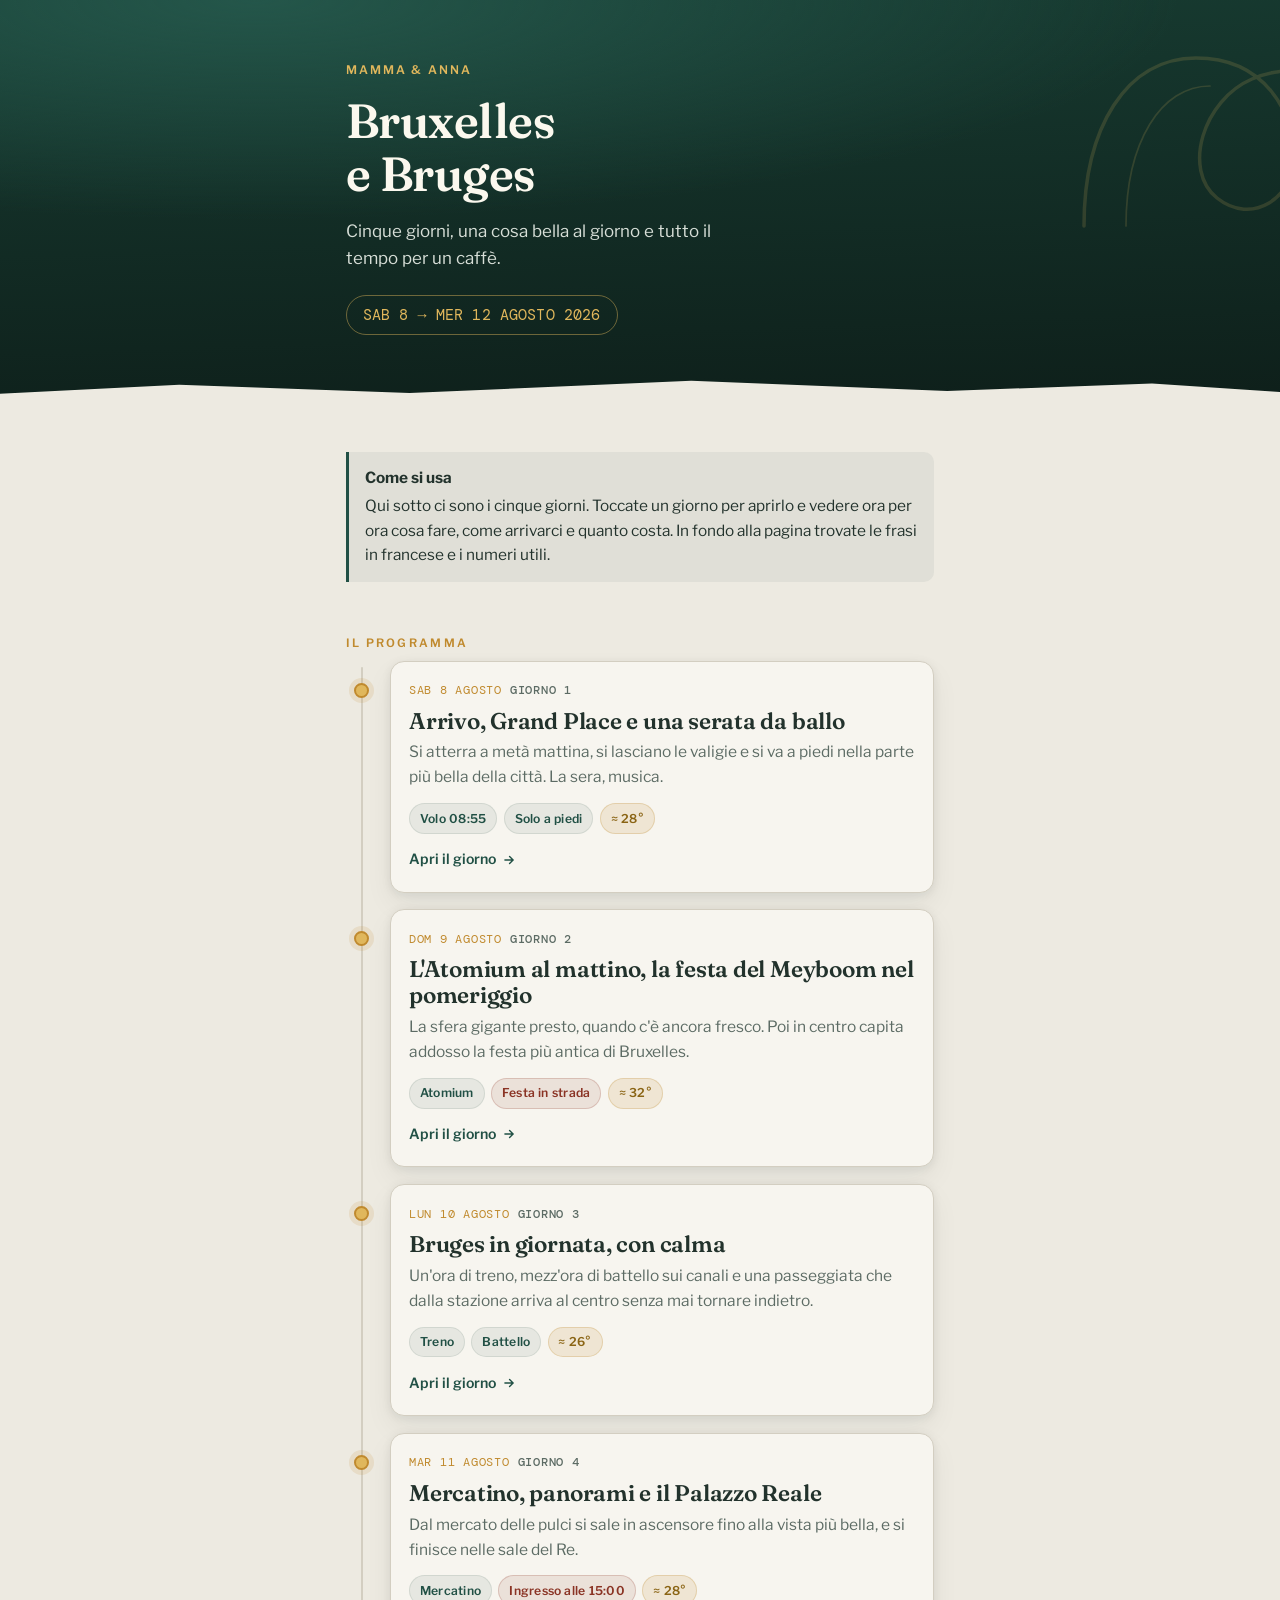
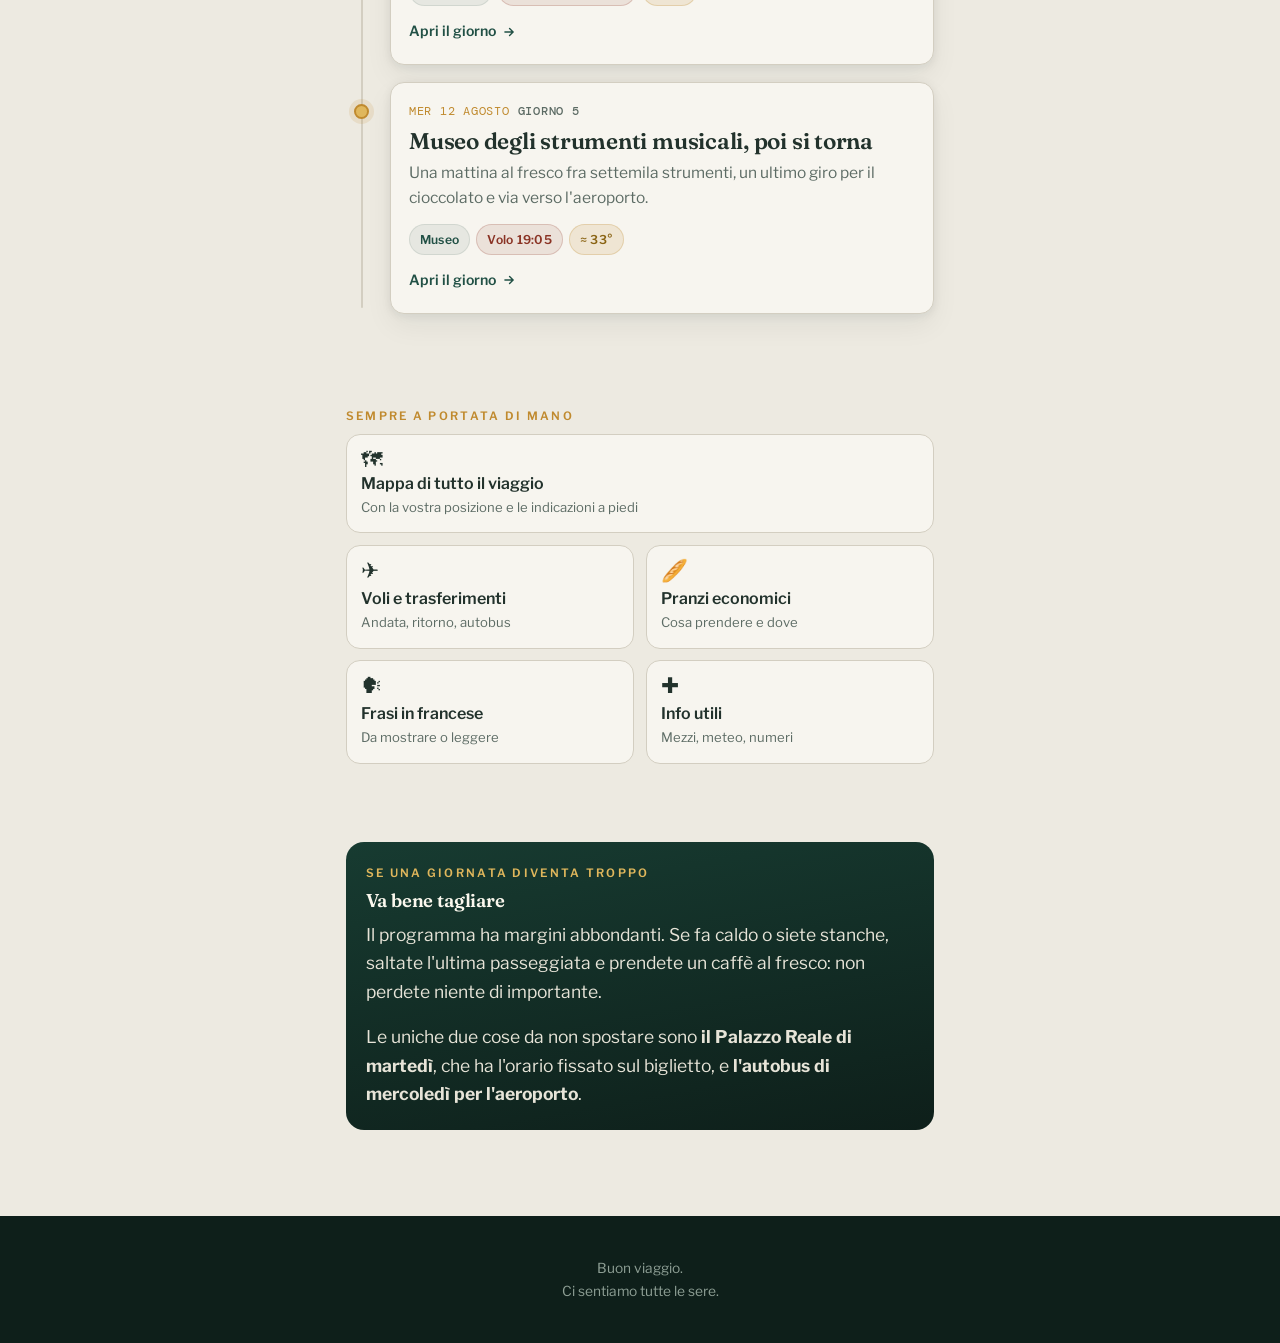
<file: index.html>
<!doctype html>
<html lang="it">
<head>
<meta charset="utf-8">
<meta name="viewport" content="width=device-width, initial-scale=1">
<meta name="robots" content="noindex, nofollow, noarchive, nosnippet, noimageindex">
<meta name="theme-color" content="#173B31">
<title>Bruxelles e Bruges — 8/12 agosto</title>
<link rel="preconnect" href="https://fonts.googleapis.com">
<link rel="preconnect" href="https://fonts.gstatic.com" crossorigin>
<link href="https://fonts.googleapis.com/css2?family=DM+Mono:wght@400;500&family=Fraunces:SOFT,WONK,opsz,wght@0..100,0..1,9..144,400..700&family=Libre+Franklin:wght@400;500;600;700&display=swap" rel="stylesheet">
<link rel="stylesheet" href="css/style.css">
</head>
<body>

<header class="hero">
  <svg class="hero__flourish" viewBox="0 0 200 200" fill="none" aria-hidden="true">
    <path d="M10 190C10 120 40 70 90 70s70 40 70 70-30 50-55 30-10-70 25-85 60 5 60 5" stroke="#E0B75C" stroke-width="2.5" stroke-linecap="round"/>
    <path d="M40 190c0-60 25-100 60-100" stroke="#E0B75C" stroke-width="1.2" stroke-linecap="round"/>
  </svg>
  <div class="wrap">
    <p class="kicker rise">Mamma &amp; Anna</p>
    <h1 class="rise">Bruxelles<br>e Bruges</h1>
    <p class="lede rise">Cinque giorni, una cosa bella al giorno e tutto il tempo per un caffè.</p>
    <p class="rise"><span class="dates mono">SAB 8 → MER 12 AGOSTO 2026</span></p>
  </div>
</header>

<main>

  <section class="section section--tight">
    <div class="wrap">
      <div class="note note--calm">
        <strong>Come si usa</strong>
        <p>Qui sotto ci sono i cinque giorni. Toccate un giorno per aprirlo e vedere ora per ora cosa fare, come arrivarci e quanto costa. In fondo alla pagina trovate le frasi in francese e i numeri utili.</p>
      </div>
    </div>
  </section>

  <section class="section" style="padding-top:.4rem">
    <div class="wrap">
      <p class="eyebrow">Il programma</p>

      <div class="thread">
        <div class="thread__rail"></div>
        <div class="thread__fill"></div>

        <article class="day">
          <span class="day__node"></span>
          <a class="day__card" href="sabato.html">
            <p class="day__date">SAB 8 AGOSTO <b>giorno 1</b></p>
            <h2 class="day__title">Arrivo, Grand Place e una serata da ballo</h2>
            <p class="day__sub">Si atterra a metà mattina, si lasciano le valigie e si va a piedi nella parte più bella della città. La sera, musica.</p>
            <div class="day__meta">
              <span class="chip">Volo 08:55</span>
              <span class="chip">Solo a piedi</span>
              <span class="chip chip--sun">≈ 28°</span>
            </div>
            <span class="day__go">Apri il giorno
              <svg width="14" height="14" viewBox="0 0 24 24" fill="none" stroke="currentColor" stroke-width="2.4" stroke-linecap="round"><path d="M5 12h13M13 6l6 6-6 6"/></svg>
            </span>
          </a>
        </article>

        <article class="day">
          <span class="day__node"></span>
          <a class="day__card" href="domenica.html">
            <p class="day__date">DOM 9 AGOSTO <b>giorno 2</b></p>
            <h2 class="day__title">L'Atomium al mattino, la festa del Meyboom nel pomeriggio</h2>
            <p class="day__sub">La sfera gigante presto, quando c'è ancora fresco. Poi in centro capita addosso la festa più antica di Bruxelles.</p>
            <div class="day__meta">
              <span class="chip">Atomium</span>
              <span class="chip chip--star">Festa in strada</span>
              <span class="chip chip--sun">≈ 32°</span>
            </div>
            <span class="day__go">Apri il giorno
              <svg width="14" height="14" viewBox="0 0 24 24" fill="none" stroke="currentColor" stroke-width="2.4" stroke-linecap="round"><path d="M5 12h13M13 6l6 6-6 6"/></svg>
            </span>
          </a>
        </article>

        <article class="day">
          <span class="day__node"></span>
          <a class="day__card" href="lunedi.html">
            <p class="day__date">LUN 10 AGOSTO <b>giorno 3</b></p>
            <h2 class="day__title">Bruges in giornata, con calma</h2>
            <p class="day__sub">Un'ora di treno, mezz'ora di battello sui canali e una passeggiata che dalla stazione arriva al centro senza mai tornare indietro.</p>
            <div class="day__meta">
              <span class="chip">Treno</span>
              <span class="chip">Battello</span>
              <span class="chip chip--sun">≈ 26°</span>
            </div>
            <span class="day__go">Apri il giorno
              <svg width="14" height="14" viewBox="0 0 24 24" fill="none" stroke="currentColor" stroke-width="2.4" stroke-linecap="round"><path d="M5 12h13M13 6l6 6-6 6"/></svg>
            </span>
          </a>
        </article>

        <article class="day">
          <span class="day__node"></span>
          <a class="day__card" href="martedi.html">
            <p class="day__date">MAR 11 AGOSTO <b>giorno 4</b></p>
            <h2 class="day__title">Mercatino, panorami e il Palazzo Reale</h2>
            <p class="day__sub">Dal mercato delle pulci si sale in ascensore fino alla vista più bella, e si finisce nelle sale del Re.</p>
            <div class="day__meta">
              <span class="chip">Mercatino</span>
              <span class="chip chip--star">Ingresso alle 15:00</span>
              <span class="chip chip--sun">≈ 28°</span>
            </div>
            <span class="day__go">Apri il giorno
              <svg width="14" height="14" viewBox="0 0 24 24" fill="none" stroke="currentColor" stroke-width="2.4" stroke-linecap="round"><path d="M5 12h13M13 6l6 6-6 6"/></svg>
            </span>
          </a>
        </article>

        <article class="day">
          <span class="day__node"></span>
          <a class="day__card" href="mercoledi.html">
            <p class="day__date">MER 12 AGOSTO <b>giorno 5</b></p>
            <h2 class="day__title">Museo degli strumenti musicali, poi si torna</h2>
            <p class="day__sub">Una mattina al fresco fra settemila strumenti, un ultimo giro per il cioccolato e via verso l'aeroporto.</p>
            <div class="day__meta">
              <span class="chip">Museo</span>
              <span class="chip chip--star">Volo 19:05</span>
              <span class="chip chip--sun">≈ 33°</span>
            </div>
            <span class="day__go">Apri il giorno
              <svg width="14" height="14" viewBox="0 0 24 24" fill="none" stroke="currentColor" stroke-width="2.4" stroke-linecap="round"><path d="M5 12h13M13 6l6 6-6 6"/></svg>
            </span>
          </a>
        </article>

      </div>
    </div>
  </section>

  <section class="section section--tight">
    <div class="wrap">
      <p class="eyebrow">Sempre a portata di mano</p>
      <div class="grid">
        <a class="tile" href="mappa.html" style="grid-column:1 / -1; min-height:88px">
          <span class="tile__icon">🗺</span>
          <span class="tile__name">Mappa di tutto il viaggio</span>
          <span class="tile__sub">Con la vostra posizione e le indicazioni a piedi</span>
        </a>
        <a class="tile" href="viaggio.html">
          <span class="tile__icon">✈︎</span>
          <span class="tile__name">Voli e trasferimenti</span>
          <span class="tile__sub">Andata, ritorno, autobus</span>
        </a>
        <a class="tile" href="pranzi.html">
          <span class="tile__icon">🥖</span>
          <span class="tile__name">Pranzi economici</span>
          <span class="tile__sub">Cosa prendere e dove</span>
        </a>
        <a class="tile" href="frasi.html">
          <span class="tile__icon">🗣</span>
          <span class="tile__name">Frasi in francese</span>
          <span class="tile__sub">Da mostrare o leggere</span>
        </a>
        <a class="tile" href="info.html">
          <span class="tile__icon">✚</span>
          <span class="tile__name">Info utili</span>
          <span class="tile__sub">Mezzi, meteo, numeri</span>
        </a>
      </div>
    </div>
  </section>

  <section class="section section--tight">
    <div class="wrap">
      <div class="panel">
        <p class="eyebrow">Se una giornata diventa troppo</p>
        <h3>Va bene tagliare</h3>
        <p>Il programma ha margini abbondanti. Se fa caldo o siete stanche, saltate l'ultima passeggiata e prendete un caffè al fresco: non perdete niente di importante.</p>
        <p style="margin-bottom:0">Le uniche due cose da non spostare sono <strong>il Palazzo Reale di martedì</strong>, che ha l'orario fissato sul biglietto, e <strong>l'autobus di mercoledì per l'aeroporto</strong>.</p>
      </div>
    </div>
  </section>

</main>

<footer class="foot">
  <div class="wrap">
    <p style="margin:0">Buon viaggio.<br>Ci sentiamo tutte le sere.</p>
  </div>
</footer>

<script src="js/main.js"></script>
</body>
</html>
</file>
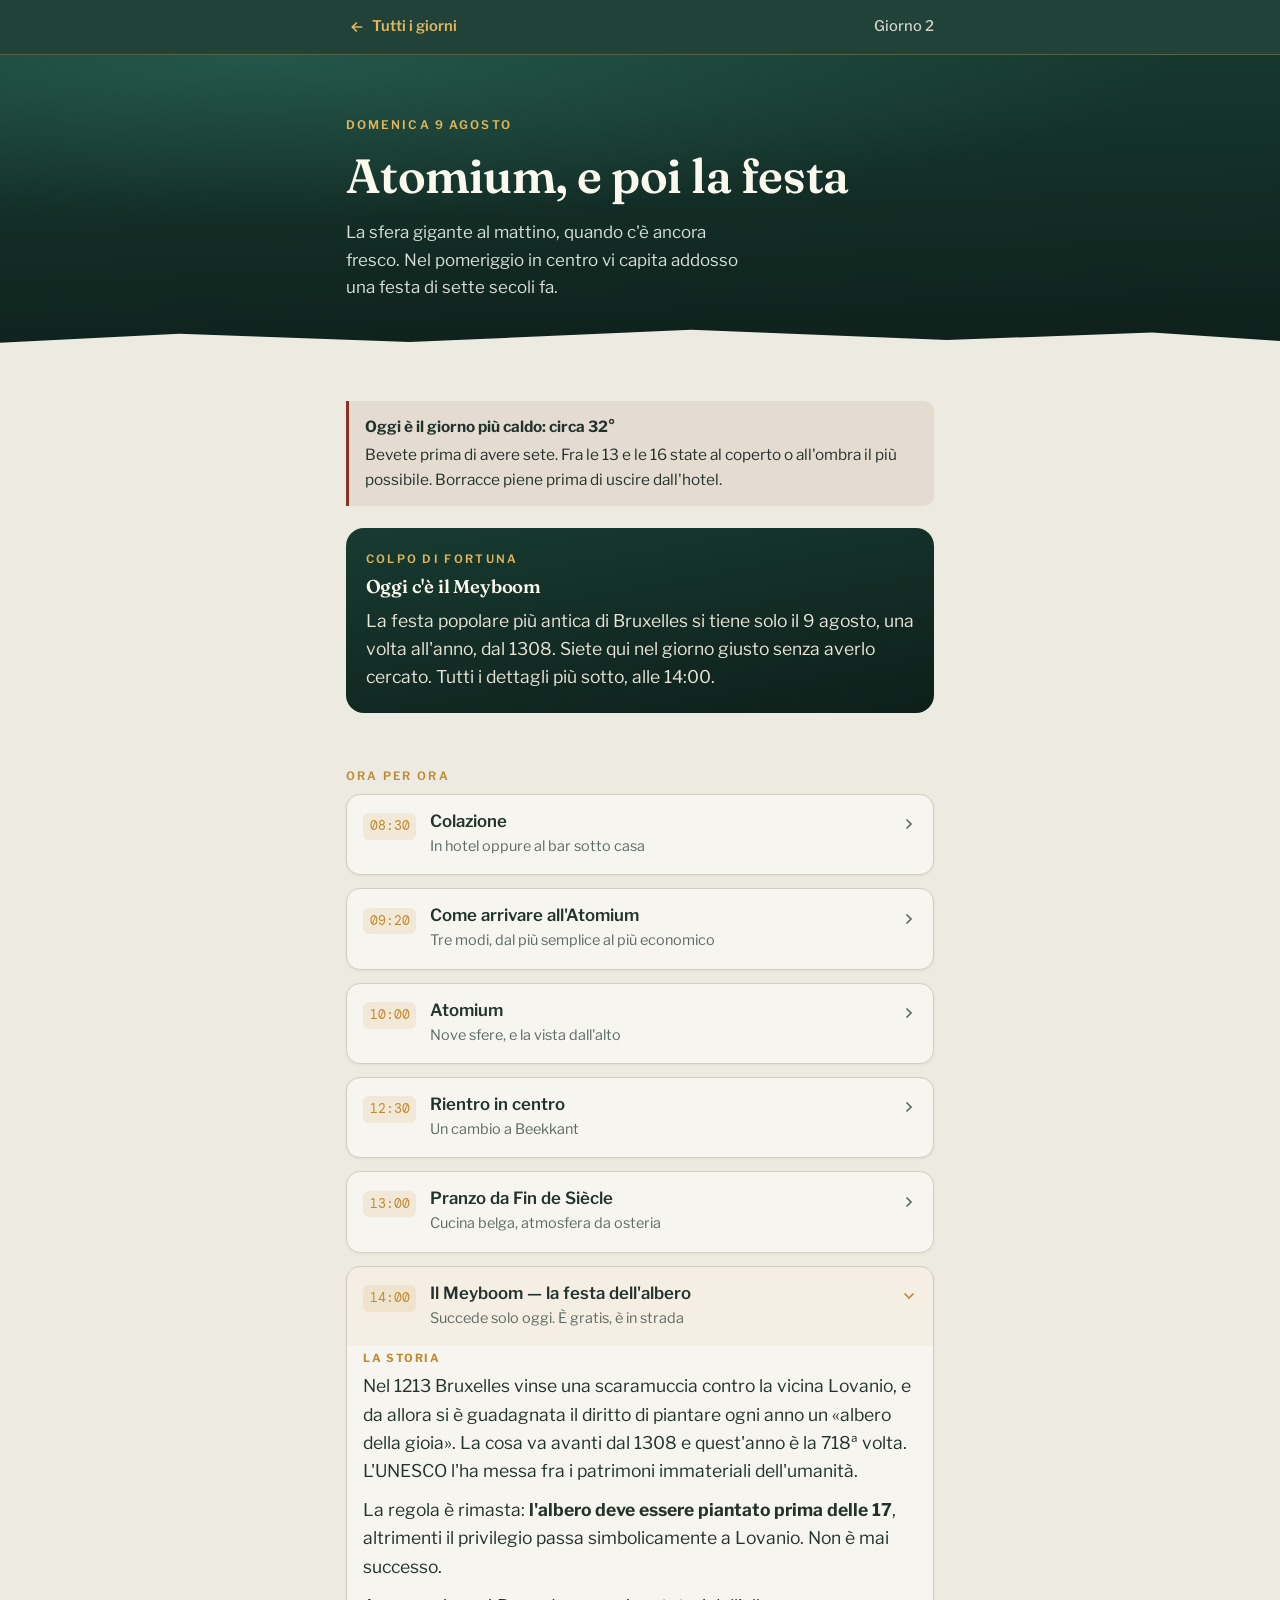
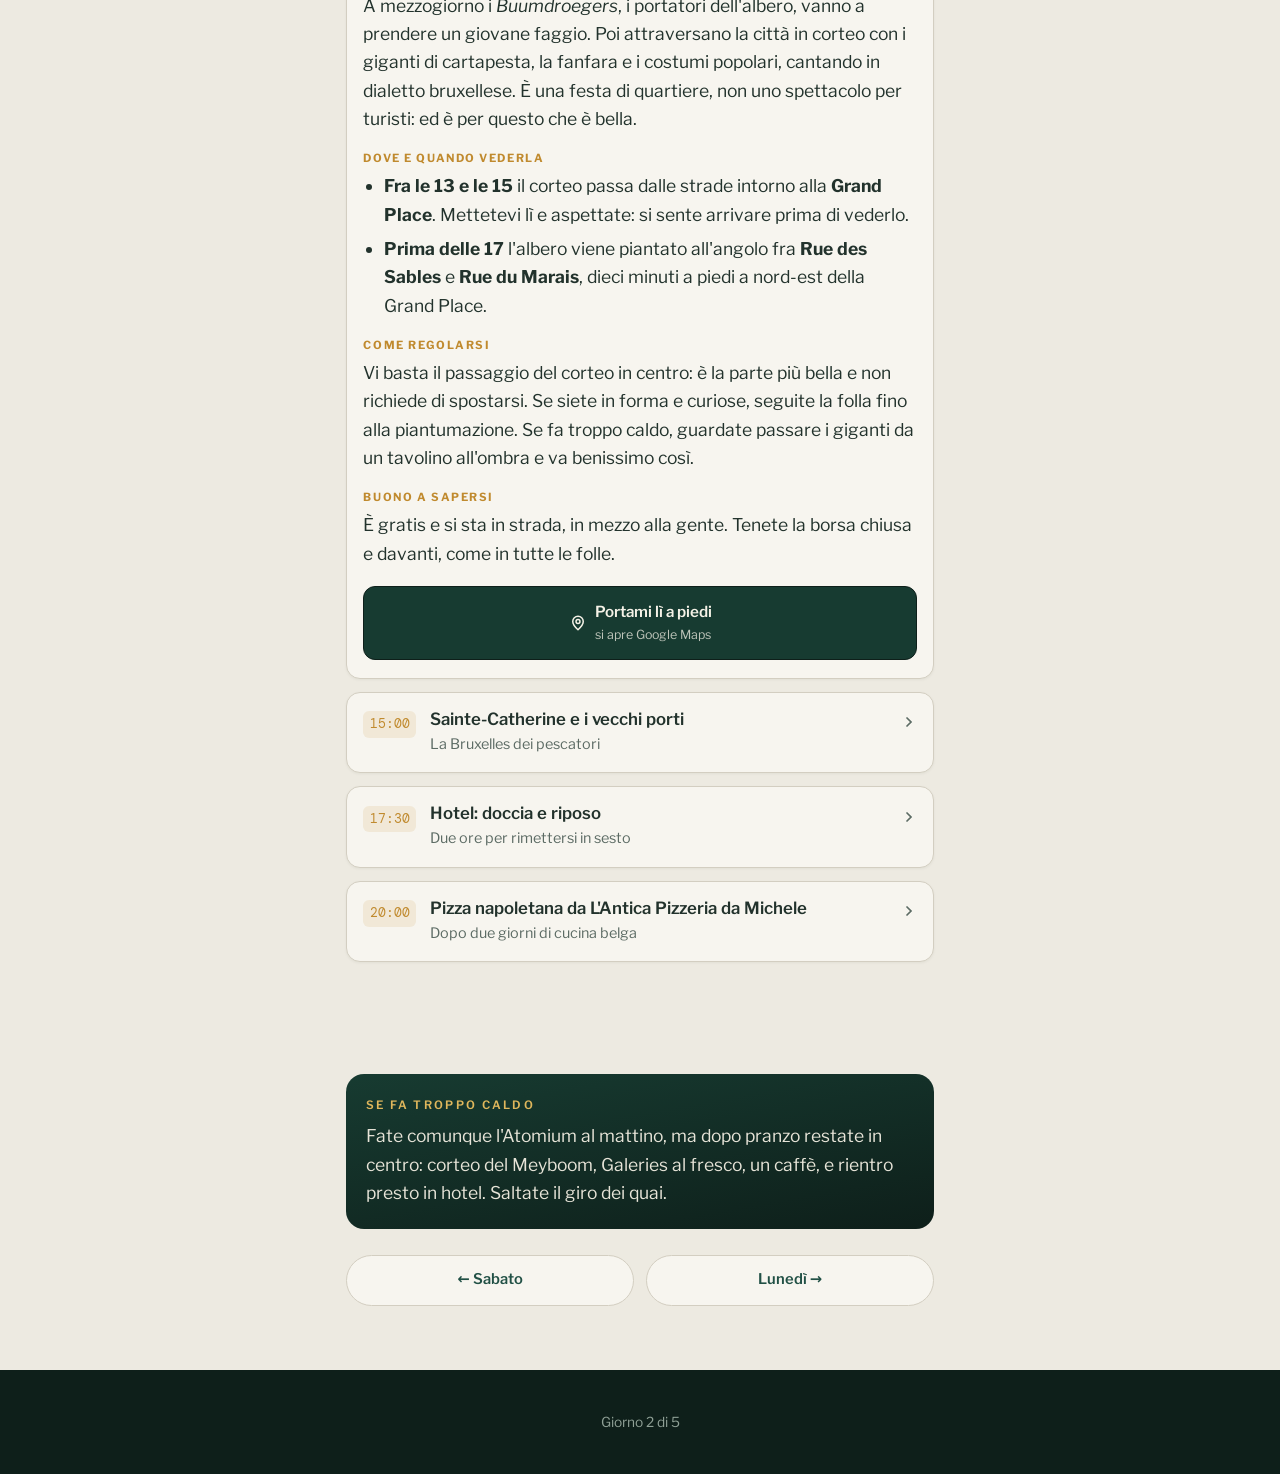
<file: domenica.html>
<!doctype html>
<html lang="it">
<head>
<meta charset="utf-8">
<meta name="viewport" content="width=device-width, initial-scale=1">
<meta name="robots" content="noindex, nofollow, noarchive, nosnippet, noimageindex">
<meta name="theme-color" content="#173B31">
<title>Domenica 9 agosto — Atomium e Meyboom</title>
<link rel="preconnect" href="https://fonts.googleapis.com">
<link rel="preconnect" href="https://fonts.gstatic.com" crossorigin>
<link href="https://fonts.googleapis.com/css2?family=DM+Mono:wght@400;500&family=Fraunces:SOFT,WONK,opsz,wght@0..100,0..1,9..144,400..700&family=Libre+Franklin:wght@400;500;600;700&display=swap" rel="stylesheet">
<link rel="stylesheet" href="css/style.css">
</head>
<body>

<div class="topbar">
  <div class="topbar__in">
    <a class="back" href="index.html">
      <svg width="16" height="16" viewBox="0 0 24 24" fill="none" stroke="currentColor" stroke-width="2.6" stroke-linecap="round"><path d="M19 12H6M11 6l-6 6 6 6"/></svg>
      Tutti i giorni
    </a>
    <span class="topbar__title">Giorno 2</span>
  </div>
</div>

<header class="hero">
  <div class="wrap">
    <p class="kicker rise">Domenica 9 agosto</p>
    <h1 class="rise">Atomium, e poi la festa</h1>
    <p class="lede rise">La sfera gigante al mattino, quando c'è ancora fresco. Nel pomeriggio in centro vi capita addosso una festa di sette secoli fa.</p>
  </div>
</header>

<main>
  <section class="section section--tight">
    <div class="wrap">
      <div class="note note--warn">
        <strong>Oggi è il giorno più caldo: circa 32°</strong>
        <p>Bevete prima di avere sete. Fra le 13 e le 16 state al coperto o all'ombra il più possibile. Borracce piene prima di uscire dall'hotel.</p>
      </div>
      <div class="panel">
        <p class="eyebrow">Colpo di fortuna</p>
        <h3>Oggi c'è il Meyboom</h3>
        <p style="margin-bottom:0">La festa popolare più antica di Bruxelles si tiene solo il 9 agosto, una volta all'anno, dal 1308. Siete qui nel giorno giusto senza averlo cercato. Tutti i dettagli più sotto, alle 14:00.</p>
      </div>
    </div>
  </section>

  <section class="section" style="padding-top:.2rem">
    <div class="wrap">
      <p class="eyebrow">Ora per ora</p>

      <details class="stop" data-maps="Café Capitale, Rue du Midi 45, 1000 Bruxelles">
        <summary>
          <span class="stop__time">08:30</span>
          <span class="stop__head">
            <span class="stop__name">Colazione</span>
            <span class="stop__hint">In hotel oppure al bar sotto casa</span>
          </span>
          <svg class="stop__chev" width="16" height="16" viewBox="0 0 24 24" fill="none" stroke="currentColor" stroke-width="2.6" stroke-linecap="round"><path d="M9 6l6 6-6 6"/></svg>
        </summary>
        <div class="stop__body">
          <div class="field">
            <span class="field__label">Dove</span>
            <p>La soluzione più semplice è la colazione in hotel, anche se non è compresa nella prenotazione: si paga sul posto e si guadagna mezz'ora.</p>
            <p>In alternativa, <strong>Café Capitale</strong> in Rue du Midi 45, a pochi passi, è aperto anche la domenica dal mattino.</p>
          </div>
        </div>
      </details>

      <details class="stop" data-maps="Bruxelles-Midi, 1060 Saint-Gilles">
        <summary>
          <span class="stop__time">09:20</span>
          <span class="stop__head">
            <span class="stop__name">Come arrivare all'Atomium</span>
            <span class="stop__hint">Tre modi, dal più semplice al più economico</span>
          </span>
          <svg class="stop__chev" width="16" height="16" viewBox="0 0 24 24" fill="none" stroke="currentColor" stroke-width="2.6" stroke-linecap="round"><path d="M9 6l6 6-6 6"/></svg>
        </summary>
        <div class="stop__body">
          <div class="field">
            <span class="field__label">1 · Tram diretto — nessun cambio</span>
            <p>Quattro minuti a piedi fino alla fermata <strong>LEMONNIER</strong> (è il grande viale dietro l'hotel), poi tram <strong>51</strong> direzione <strong>STADE</strong>. Si resta seduti fino al capolinea e si scende a <strong>HEYSEL</strong> o a <strong>STADE</strong>: l'Atomium è lì.</p>
            <p>Ci mette una mezz'ora buona, più della metro, ma <strong>non c'è niente da cambiare e niente da capire</strong>. Se avete un dubbio su come muovervi, questa è la scelta giusta.</p>
          </div>

          <div class="field">
            <span class="field__label">2 · Taxi + metro — il più veloce</span>
            <ul>
              <li>Chiedete alla reception un taxi per <strong>Gare du Midi</strong> (10–15 €).</li>
              <li>Entrate nella metro e cercate la <strong>linea 6 direzione ROI BAUDOUIN</strong>.</li>
              <li>Dodici fermate, si scende a <strong>HEYSEL / HEIZEL</strong>.</li>
              <li>All'uscita seguite i cartelli «Atomium»: si vede già da lontano.</li>
            </ul>
            <p>Circa 40 minuti in tutto contando l'attesa.</p>
          </div>

          <div class="field">
            <span class="field__label">3 · A piedi + metro — a costo zero</span>
            <p>Uguale al numero 2, ma invece del taxi fate a piedi i <strong>1,4 km fino a Gare du Midi</strong>: 18 minuti in piano. Di domenica mattina presto, senza valigie e con il fresco, è tranquillo. Se vi va di camminare, questa è la versione furba.</p>
          </div>

          <div class="field">
            <span class="field__label">Il biglietto, in tutti i casi</span>
            <p>Ognuna appoggia <strong>la propria</strong> carta bancaria contactless al lettore grigio salendo. Quando compare il verde, siete a posto. Se vi controllano, mostrate la stessa carta che avete usato.</p>
            <p>Non passate in due con la stessa carta: risulta un viaggio solo e la multa la prendete entrambe.</p>
          </div>
        </div>
      </details>

      <details class="stop" data-maps="Atomium, Place de l'Atomium 1, 1020 Bruxelles">
        <summary>
          <span class="stop__time">10:00</span>
          <span class="stop__head">
            <span class="stop__name">Atomium</span>
            <span class="stop__hint">Nove sfere, e la vista dall'alto</span>
          </span>
          <svg class="stop__chev" width="16" height="16" viewBox="0 0 24 24" fill="none" stroke="currentColor" stroke-width="2.6" stroke-linecap="round"><path d="M9 6l6 6-6 6"/></svg>
        </summary>
        <div class="stop__body">
          <div class="field">
            <span class="field__label">La storia</span>
            <p>È stato costruito per l'Esposizione Universale del 1958 e doveva durare sei mesi. Rappresenta un cristallo di ferro ingrandito 165 miliardi di volte: nove sfere d'acciaio unite da tubi, alto 102 metri. Nel 1958 significava fiducia assoluta nella scienza e nel futuro.</p>
            <p>Finita l'esposizione avrebbero dovuto smontarlo. Piaceva troppo, e nessuno ebbe il coraggio di toccarlo. Sessant'anni dopo è il simbolo della città.</p>
          </div>
          <div class="field">
            <span class="field__label">Orari e costo</span>
            <p>Aperto tutti i giorni dalle 10:00 alle 18:00. Il biglietto è valido per la giornata scelta, con ingresso fino alle 17:30. Circa 17 € a testa.</p>
          </div>
          <div class="field">
            <span class="field__label">Come funziona la visita</span>
            <ul>
              <li>Prima le foto da fuori: da vicino è molto più grande di come sembra.</li>
              <li>Poi l'ascensore fino alla sfera in cima, con la vista a 360° su Bruxelles.</li>
              <li>Si scende visitando le altre sfere, collegate da scale mobili e tubi.</li>
            </ul>
          </div>
          <div class="field">
            <span class="field__label">Buono a sapersi</span>
            <p>La coda per l'ascensore panoramico può arrivare a mezz'ora: per questo si va presto. Dentro c'è aria condizionata e ci sono bagni. <strong>Non aggiungete Mini-Europe</strong>: costa quanto l'Atomium ed è tutto all'aperto, con questo caldo diventa una pena.</p>
          </div>
        </div>
      </details>

      <details class="stop" data-maps="Place Sainte-Catherine, 1000 Bruxelles">
        <summary>
          <span class="stop__time">12:30</span>
          <span class="stop__head">
            <span class="stop__name">Rientro in centro</span>
            <span class="stop__hint">Un cambio a Beekkant</span>
          </span>
          <svg class="stop__chev" width="16" height="16" viewBox="0 0 24 24" fill="none" stroke="currentColor" stroke-width="2.6" stroke-linecap="round"><path d="M9 6l6 6-6 6"/></svg>
        </summary>
        <div class="stop__body">
          <div class="field">
            <span class="field__label">Passo per passo</span>
            <ul>
              <li>Tornate alla stazione <strong>HEYSEL / HEIZEL</strong>.</li>
              <li>Prendete la <strong>linea 6 direzione ELISABETH</strong>.</li>
              <li>Dopo 8 fermate scendete a <strong>BEEKKANT</strong>.</li>
              <li>Lì seguite i cartelli per la <strong>linea 1 direzione STOCKEL</strong> oppure la <strong>linea 5 direzione HERRMANN-DEBROUX</strong>: vanno bene entrambe.</li>
              <li>Tre fermate e scendete a <strong>SAINTE-CATHERINE / SINT-KATELIJNE</strong>.</li>
            </ul>
          </div>
          <div class="field">
            <span class="field__label">Se vi confondete</span>
            <p>Mostrate a un addetto questa frase:</p>
            <p class="addr">Sainte-Catherine, s'il vous plaît. Quelle ligne ?</p>
            <p>Non c'è fretta: le metro passano ogni pochi minuti e nessuno vi corre dietro.</p>
          </div>
        </div>
      </details>

      <details class="stop" data-maps="Fin de Siècle, Rue des Chartreux 9, 1000 Bruxelles">
        <summary>
          <span class="stop__time">13:00</span>
          <span class="stop__head">
            <span class="stop__name">Pranzo da Fin de Siècle</span>
            <span class="stop__hint">Cucina belga, atmosfera da osteria</span>
          </span>
          <svg class="stop__chev" width="16" height="16" viewBox="0 0 24 24" fill="none" stroke="currentColor" stroke-width="2.6" stroke-linecap="round"><path d="M9 6l6 6-6 6"/></svg>
        </summary>
        <div class="stop__body">
          <div class="field">
            <span class="field__label">Dove</span>
            <p class="addr">Rue des Chartreux 9<br>1000 Bruxelles</p>
          </div>
          <div class="field">
            <span class="field__label">Orari</span>
            <p>Aperto tutti i giorni dalle 12:00. Non si prenota: si arriva e si aspetta il turno.</p>
          </div>
          <div class="field">
            <span class="field__label">Portate contanti</span>
            <p>Storicamente qui si paga <strong>in contanti</strong>. Pare che ora accettino anche la carta, ma non fidatevi: uscite dall'hotel con 60–70 € in tasca e non avrete problemi.</p>
          </div>
          <div class="field">
            <span class="field__label">Se c'è troppa coda</span>
            <p>A tre minuti c'è <strong>9 et Voisins</strong>, Rue Van Artevelde 1, stessa cucina. Oppure mangiate qualcosa di veloce: nel pomeriggio c'è la festa e vale la pena non arrivare tardi.</p>
          </div>
        </div>
      </details>

      <details class="stop" data-maps="Grand Place, 1000 Bruxelles" open>
        <summary>
          <span class="stop__time">14:00</span>
          <span class="stop__head">
            <span class="stop__name">Il Meyboom — la festa dell'albero</span>
            <span class="stop__hint">Succede solo oggi. È gratis, è in strada</span>
          </span>
          <svg class="stop__chev" width="16" height="16" viewBox="0 0 24 24" fill="none" stroke="currentColor" stroke-width="2.6" stroke-linecap="round"><path d="M9 6l6 6-6 6"/></svg>
        </summary>
        <div class="stop__body">
          <div class="field">
            <span class="field__label">La storia</span>
            <p>Nel 1213 Bruxelles vinse una scaramuccia contro la vicina Lovanio, e da allora si è guadagnata il diritto di piantare ogni anno un «albero della gioia». La cosa va avanti dal 1308 e quest'anno è la 718ª volta. L'UNESCO l'ha messa fra i patrimoni immateriali dell'umanità.</p>
            <p>La regola è rimasta: <strong>l'albero deve essere piantato prima delle 17</strong>, altrimenti il privilegio passa simbolicamente a Lovanio. Non è mai successo.</p>
            <p>A mezzogiorno i <em>Buumdroegers</em>, i portatori dell'albero, vanno a prendere un giovane faggio. Poi attraversano la città in corteo con i giganti di cartapesta, la fanfara e i costumi popolari, cantando in dialetto bruxellese. È una festa di quartiere, non uno spettacolo per turisti: ed è per questo che è bella.</p>
          </div>
          <div class="field">
            <span class="field__label">Dove e quando vederla</span>
            <ul>
              <li><strong>Fra le 13 e le 15</strong> il corteo passa dalle strade intorno alla <strong>Grand Place</strong>. Mettetevi lì e aspettate: si sente arrivare prima di vederlo.</li>
              <li><strong>Prima delle 17</strong> l'albero viene piantato all'angolo fra <strong>Rue des Sables</strong> e <strong>Rue du Marais</strong>, dieci minuti a piedi a nord-est della Grand Place.</li>
            </ul>
          </div>
          <div class="field">
            <span class="field__label">Come regolarsi</span>
            <p>Vi basta il passaggio del corteo in centro: è la parte più bella e non richiede di spostarsi. Se siete in forma e curiose, seguite la folla fino alla piantumazione. Se fa troppo caldo, guardate passare i giganti da un tavolino all'ombra e va benissimo così.</p>
          </div>
          <div class="field">
            <span class="field__label">Buono a sapersi</span>
            <p>È gratis e si sta in strada, in mezzo alla gente. Tenete la borsa chiusa e davanti, come in tutte le folle.</p>
          </div>
        </div>
      </details>

      <details class="stop" data-maps="Place Sainte-Catherine, 1000 Bruxelles">
        <summary>
          <span class="stop__time">15:00</span>
          <span class="stop__head">
            <span class="stop__name">Sainte-Catherine e i vecchi porti</span>
            <span class="stop__hint">La Bruxelles dei pescatori</span>
          </span>
          <svg class="stop__chev" width="16" height="16" viewBox="0 0 24 24" fill="none" stroke="currentColor" stroke-width="2.6" stroke-linecap="round"><path d="M9 6l6 6-6 6"/></svg>
        </summary>
        <div class="stop__body">
          <div class="field">
            <span class="field__label">La storia</span>
            <p>Fino all'Ottocento qui c'era acqua: un porto interno collegava Bruxelles al mare attraverso i canali. Poi i bacini furono coperti e diventarono strade, ma i nomi sono rimasti — <em>Quai au Bois à Brûler</em>, la banchina della legna da ardere, <em>Marché aux Poissons</em>, il mercato del pesce.</p>
            <p>Le piazze lunghe e strette che vedete sono i vecchi bacini svuotati. È il quartiere dei ristoranti di pesce e, la sera, dei bruxellesi veri.</p>
          </div>
          <div class="field">
            <span class="field__label">Il giro, senza fretta</span>
            <ul>
              <li>Piazza Sainte-Catherine e la chiesa.</li>
              <li>I vecchi quai e la zona del mercato del pesce.</li>
              <li>La Borsa, da fuori.</li>
              <li>Una pausa al fresco nelle Galeries Saint-Hubert.</li>
              <li>Ancora Grand Place, poi rientro a piedi in hotel.</li>
            </ul>
          </div>
          <div class="field">
            <span class="field__label">Con questo caldo</span>
            <p>Fate una sosta ogni mezz'ora: un caffè, una cioccolata fredda, una gaufre. Le Galeries e i locali sono anche pause d'ombra, non solo golosità.</p>
          </div>
        </div>
      </details>

      <details class="stop">
        <summary>
          <span class="stop__time">17:30</span>
          <span class="stop__head">
            <span class="stop__name">Hotel: doccia e riposo</span>
            <span class="stop__hint">Due ore per rimettersi in sesto</span>
          </span>
          <svg class="stop__chev" width="16" height="16" viewBox="0 0 24 24" fill="none" stroke="currentColor" stroke-width="2.6" stroke-linecap="round"><path d="M9 6l6 6-6 6"/></svg>
        </summary>
        <div class="stop__body">
          <div class="field">
            <span class="field__label">Promemoria</span>
            <p>Riempite le borracce per domani: la giornata a Bruges comincia presto.</p>
          </div>
        </div>
      </details>

      <details class="stop" data-maps="L'Antica Pizzeria da Michele, Rue Antoine Dansaert 53, 1000 Bruxelles">
        <summary>
          <span class="stop__time">20:00</span>
          <span class="stop__head">
            <span class="stop__name">Pizza napoletana da L'Antica Pizzeria da Michele</span>
            <span class="stop__hint">Dopo due giorni di cucina belga</span>
          </span>
          <svg class="stop__chev" width="16" height="16" viewBox="0 0 24 24" fill="none" stroke="currentColor" stroke-width="2.6" stroke-linecap="round"><path d="M9 6l6 6-6 6"/></svg>
        </summary>
        <div class="stop__body">
          <div class="field">
            <span class="field__label">Perché proprio qui</span>
            <p>È la filiale bruxellese della pizzeria di Napoli aperta nel 1870, quella storica dei Forcella. Impasto sottile e alto sul cornicione, cotta in un attimo, pizze grandi. Dopo carbonnade e crocchette, fa un piacere enorme.</p>
          </div>
          <div class="field">
            <span class="field__label">Dove</span>
            <p class="addr">Rue Antoine Dansaert 53<br>1000 Bruxelles</p>
            <a class="tel" href="tel:+3224272844">Chiama per prenotare</a>
          </div>
          <div class="field">
            <span class="field__label">Orari e costo</span>
            <p>Aperto tutti i giorni dalle 11:00 a mezzanotte. Una pizza sta intorno ai 12–15 €.</p>
          </div>
          <div class="field">
            <span class="field__label">Come arrivarci</span>
            <p>Dieci minuti a piedi dall'hotel passando dalla Borsa, oppure quattro minuti dalla zona di Sainte-Catherine dove siete state nel pomeriggio.</p>
          </div>
          <div class="field">
            <span class="field__label">Buono a sapersi</span>
            <p>Le pizze sono grosse: se non ce la fate, chiedete la scatola e portatela via, lo fanno senza problemi.</p>
          </div>
        </div>
      </details>

    </div>
  </section>

  <section class="section section--tight">
    <div class="wrap">
      <div class="panel">
        <p class="eyebrow">Se fa troppo caldo</p>
        <p style="margin-bottom:0">Fate comunque l'Atomium al mattino, ma dopo pranzo restate in centro: corteo del Meyboom, Galeries al fresco, un caffè, e rientro presto in hotel. Saltate il giro dei quai.</p>
      </div>

      <div class="pager">
        <a href="sabato.html">← Sabato</a>
        <a href="lunedi.html">Lunedì →</a>
      </div>
    </div>
  </section>
</main>

<footer class="foot">
  <div class="wrap"><p style="margin:0">Giorno 2 di 5</p></div>
</footer>

<script src="js/main.js"></script>
</body>
</html>
</file>
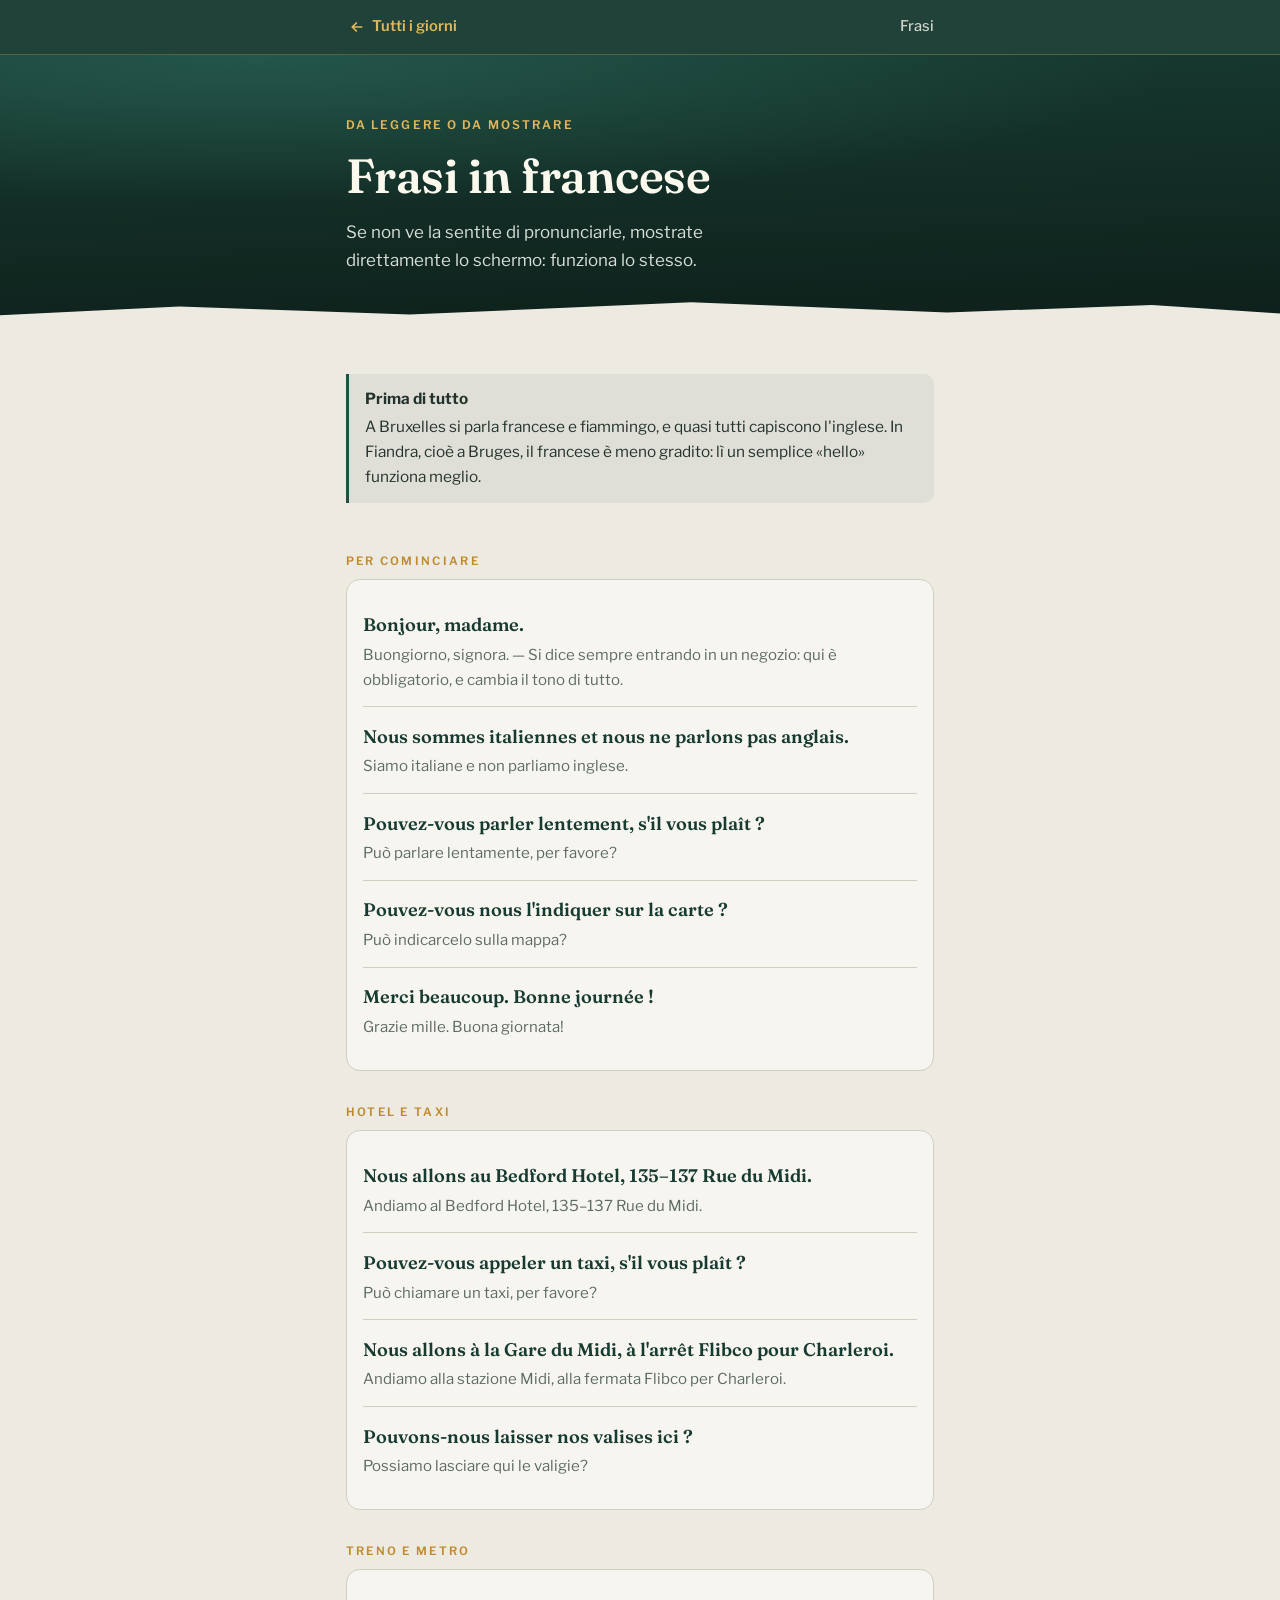
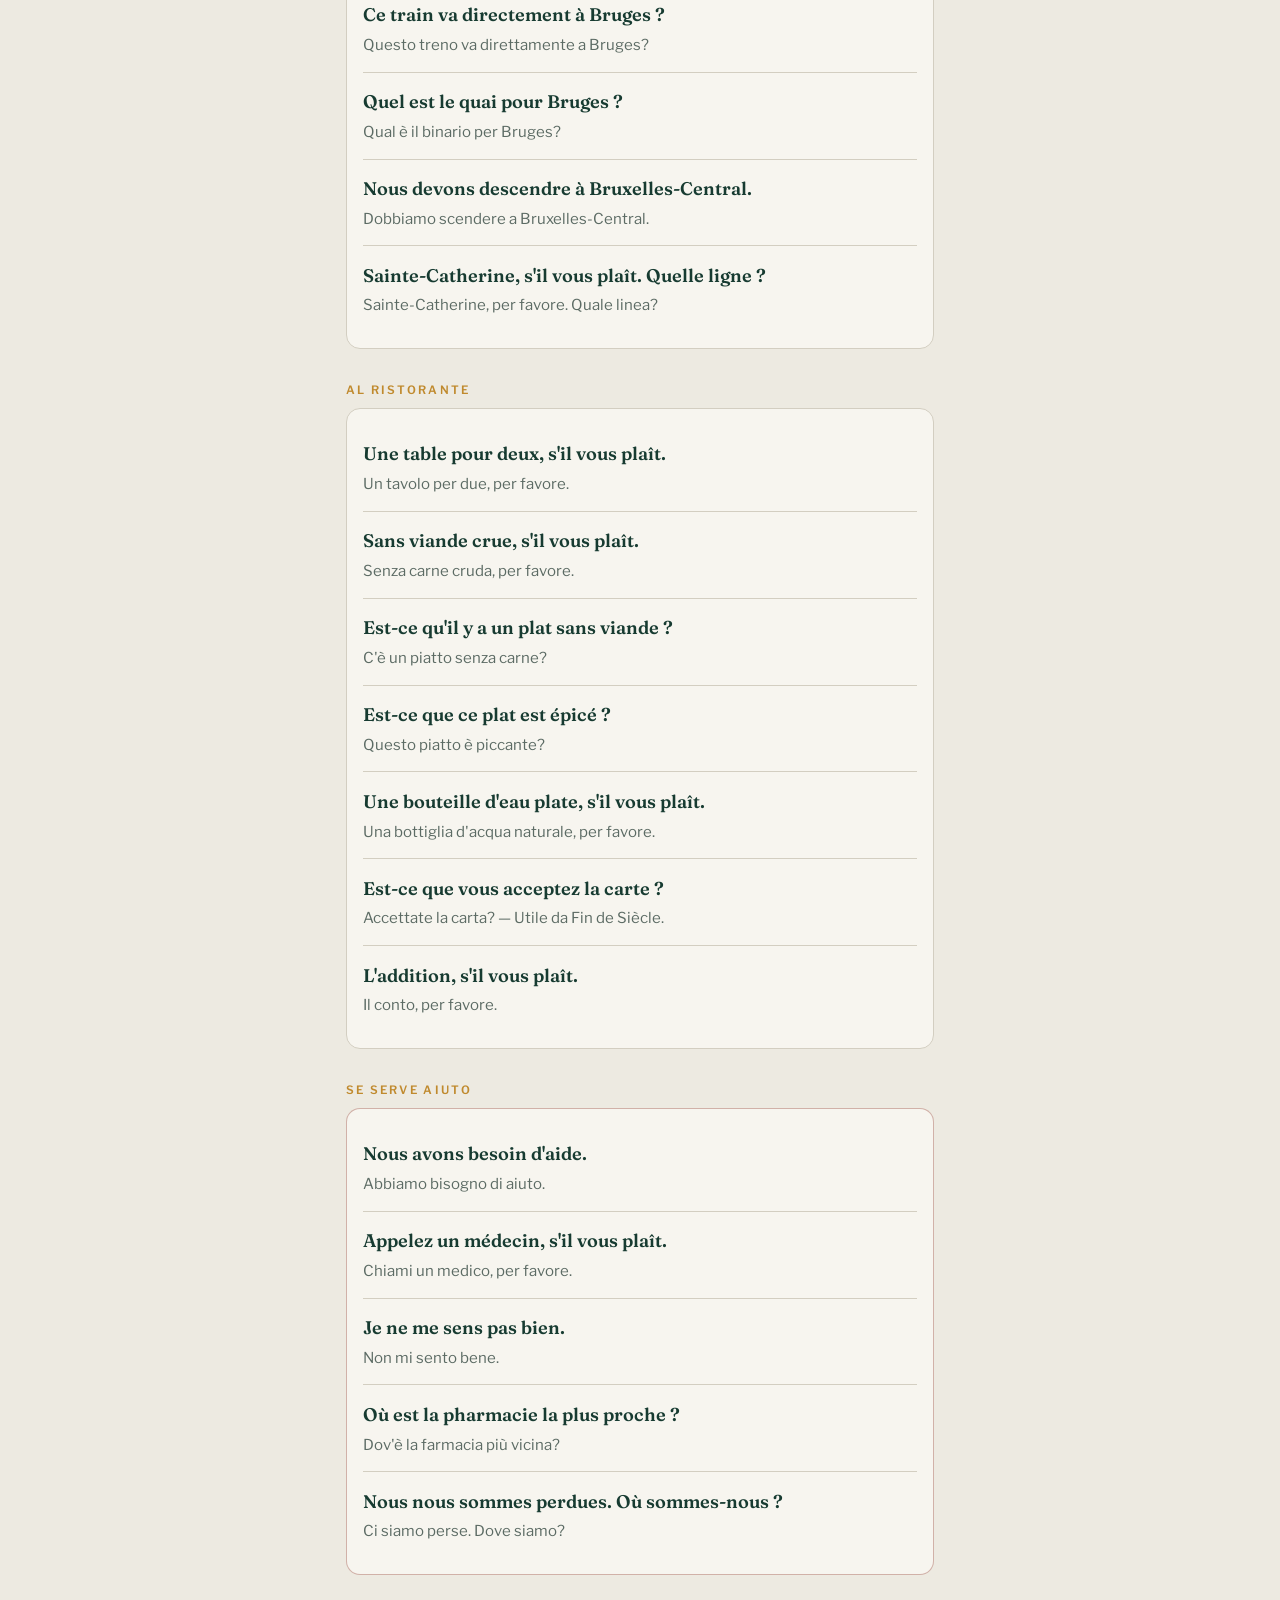
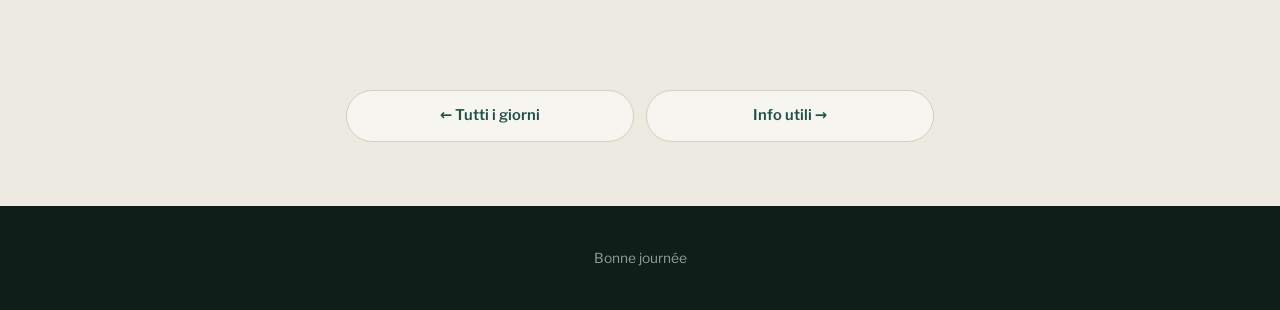
<file: frasi.html>
<!doctype html>
<html lang="it">
<head>
<meta charset="utf-8">
<meta name="viewport" content="width=device-width, initial-scale=1">
<meta name="robots" content="noindex, nofollow, noarchive, nosnippet, noimageindex">
<meta name="theme-color" content="#173B31">
<title>Frasi utili in francese</title>
<link rel="preconnect" href="https://fonts.googleapis.com">
<link rel="preconnect" href="https://fonts.gstatic.com" crossorigin>
<link href="https://fonts.googleapis.com/css2?family=DM+Mono:wght@400;500&family=Fraunces:SOFT,WONK,opsz,wght@0..100,0..1,9..144,400..700&family=Libre+Franklin:wght@400;500;600;700&display=swap" rel="stylesheet">
<link rel="stylesheet" href="css/style.css">
</head>
<body>

<div class="topbar">
  <div class="topbar__in">
    <a class="back" href="index.html">
      <svg width="16" height="16" viewBox="0 0 24 24" fill="none" stroke="currentColor" stroke-width="2.6" stroke-linecap="round"><path d="M19 12H6M11 6l-6 6 6 6"/></svg>
      Tutti i giorni
    </a>
    <span class="topbar__title">Frasi</span>
  </div>
</div>

<header class="hero">
  <div class="wrap">
    <p class="kicker rise">Da leggere o da mostrare</p>
    <h1 class="rise">Frasi in francese</h1>
    <p class="lede rise">Se non ve la sentite di pronunciarle, mostrate direttamente lo schermo: funziona lo stesso.</p>
  </div>
</header>

<main>
  <section class="section section--tight">
    <div class="wrap">
      <div class="note note--calm">
        <strong>Prima di tutto</strong>
        <p>A Bruxelles si parla francese e fiammingo, e quasi tutti capiscono l'inglese. In Fiandra, cioè a Bruges, il francese è meno gradito: lì un semplice «hello» funziona meglio.</p>
      </div>
    </div>
  </section>

  <section class="section" style="padding-top:.2rem">
    <div class="wrap">

      <p class="eyebrow">Per cominciare</p>
      <div class="card">
        <div class="phrase">
          <p class="phrase__fr">Bonjour, madame.</p>
          <p class="phrase__it">Buongiorno, signora. — Si dice sempre entrando in un negozio: qui è obbligatorio, e cambia il tono di tutto.</p>
        </div>
        <div class="phrase">
          <p class="phrase__fr">Nous sommes italiennes et nous ne parlons pas anglais.</p>
          <p class="phrase__it">Siamo italiane e non parliamo inglese.</p>
        </div>
        <div class="phrase">
          <p class="phrase__fr">Pouvez-vous parler lentement, s'il vous plaît ?</p>
          <p class="phrase__it">Può parlare lentamente, per favore?</p>
        </div>
        <div class="phrase">
          <p class="phrase__fr">Pouvez-vous nous l'indiquer sur la carte ?</p>
          <p class="phrase__it">Può indicarcelo sulla mappa?</p>
        </div>
        <div class="phrase">
          <p class="phrase__fr">Merci beaucoup. Bonne journée !</p>
          <p class="phrase__it">Grazie mille. Buona giornata!</p>
        </div>
      </div>

      <p class="eyebrow" style="margin-top:2rem">Hotel e taxi</p>
      <div class="card">
        <div class="phrase">
          <p class="phrase__fr">Nous allons au Bedford Hotel, 135–137 Rue du Midi.</p>
          <p class="phrase__it">Andiamo al Bedford Hotel, 135–137 Rue du Midi.</p>
        </div>
        <div class="phrase">
          <p class="phrase__fr">Pouvez-vous appeler un taxi, s'il vous plaît ?</p>
          <p class="phrase__it">Può chiamare un taxi, per favore?</p>
        </div>
        <div class="phrase">
          <p class="phrase__fr">Nous allons à la Gare du Midi, à l'arrêt Flibco pour Charleroi.</p>
          <p class="phrase__it">Andiamo alla stazione Midi, alla fermata Flibco per Charleroi.</p>
        </div>
        <div class="phrase">
          <p class="phrase__fr">Pouvons-nous laisser nos valises ici ?</p>
          <p class="phrase__it">Possiamo lasciare qui le valigie?</p>
        </div>
      </div>

      <p class="eyebrow" style="margin-top:2rem">Treno e metro</p>
      <div class="card">
        <div class="phrase">
          <p class="phrase__fr">Ce train va directement à Bruges ?</p>
          <p class="phrase__it">Questo treno va direttamente a Bruges?</p>
        </div>
        <div class="phrase">
          <p class="phrase__fr">Quel est le quai pour Bruges ?</p>
          <p class="phrase__it">Qual è il binario per Bruges?</p>
        </div>
        <div class="phrase">
          <p class="phrase__fr">Nous devons descendre à Bruxelles-Central.</p>
          <p class="phrase__it">Dobbiamo scendere a Bruxelles-Central.</p>
        </div>
        <div class="phrase">
          <p class="phrase__fr">Sainte-Catherine, s'il vous plaît. Quelle ligne ?</p>
          <p class="phrase__it">Sainte-Catherine, per favore. Quale linea?</p>
        </div>
      </div>

      <p class="eyebrow" style="margin-top:2rem">Al ristorante</p>
      <div class="card">
        <div class="phrase">
          <p class="phrase__fr">Une table pour deux, s'il vous plaît.</p>
          <p class="phrase__it">Un tavolo per due, per favore.</p>
        </div>
        <div class="phrase">
          <p class="phrase__fr">Sans viande crue, s'il vous plaît.</p>
          <p class="phrase__it">Senza carne cruda, per favore.</p>
        </div>
        <div class="phrase">
          <p class="phrase__fr">Est-ce qu'il y a un plat sans viande ?</p>
          <p class="phrase__it">C'è un piatto senza carne?</p>
        </div>
        <div class="phrase">
          <p class="phrase__fr">Est-ce que ce plat est épicé ?</p>
          <p class="phrase__it">Questo piatto è piccante?</p>
        </div>
        <div class="phrase">
          <p class="phrase__fr">Une bouteille d'eau plate, s'il vous plaît.</p>
          <p class="phrase__it">Una bottiglia d'acqua naturale, per favore.</p>
        </div>
        <div class="phrase">
          <p class="phrase__fr">Est-ce que vous acceptez la carte ?</p>
          <p class="phrase__it">Accettate la carta? — Utile da Fin de Siècle.</p>
        </div>
        <div class="phrase">
          <p class="phrase__fr">L'addition, s'il vous plaît.</p>
          <p class="phrase__it">Il conto, per favore.</p>
        </div>
      </div>

      <p class="eyebrow" style="margin-top:2rem">Se serve aiuto</p>
      <div class="card" style="border-color:rgba(138,51,36,.35)">
        <div class="phrase">
          <p class="phrase__fr">Nous avons besoin d'aide.</p>
          <p class="phrase__it">Abbiamo bisogno di aiuto.</p>
        </div>
        <div class="phrase">
          <p class="phrase__fr">Appelez un médecin, s'il vous plaît.</p>
          <p class="phrase__it">Chiami un medico, per favore.</p>
        </div>
        <div class="phrase">
          <p class="phrase__fr">Je ne me sens pas bien.</p>
          <p class="phrase__it">Non mi sento bene.</p>
        </div>
        <div class="phrase">
          <p class="phrase__fr">Où est la pharmacie la plus proche ?</p>
          <p class="phrase__it">Dov'è la farmacia più vicina?</p>
        </div>
        <div class="phrase">
          <p class="phrase__fr">Nous nous sommes perdues. Où sommes-nous ?</p>
          <p class="phrase__it">Ci siamo perse. Dove siamo?</p>
        </div>
      </div>

    </div>
  </section>

  <section class="section section--tight">
    <div class="wrap">
      <div class="pager">
        <a href="index.html">← Tutti i giorni</a>
        <a href="info.html">Info utili →</a>
      </div>
    </div>
  </section>
</main>

<footer class="foot">
  <div class="wrap"><p style="margin:0">Bonne journée</p></div>
</footer>

<script src="js/main.js"></script>
</body>
</html>
</file>
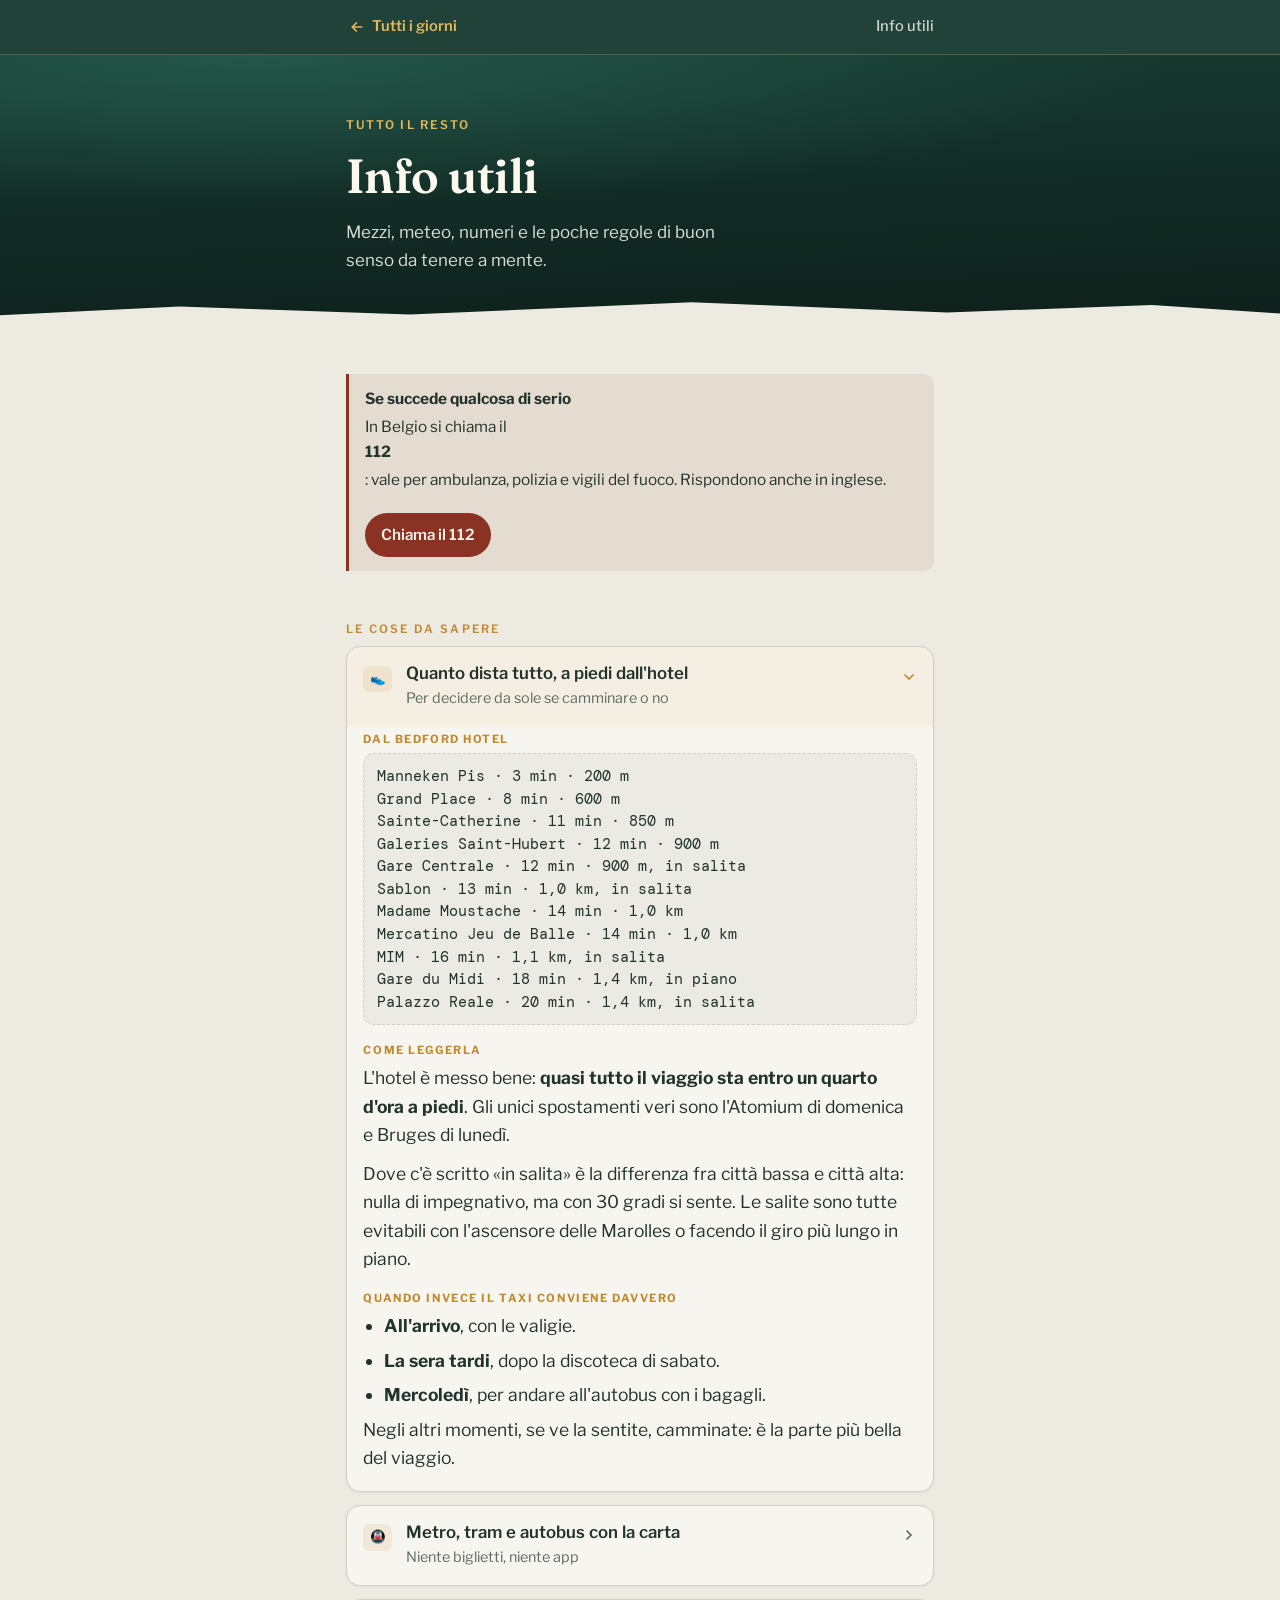
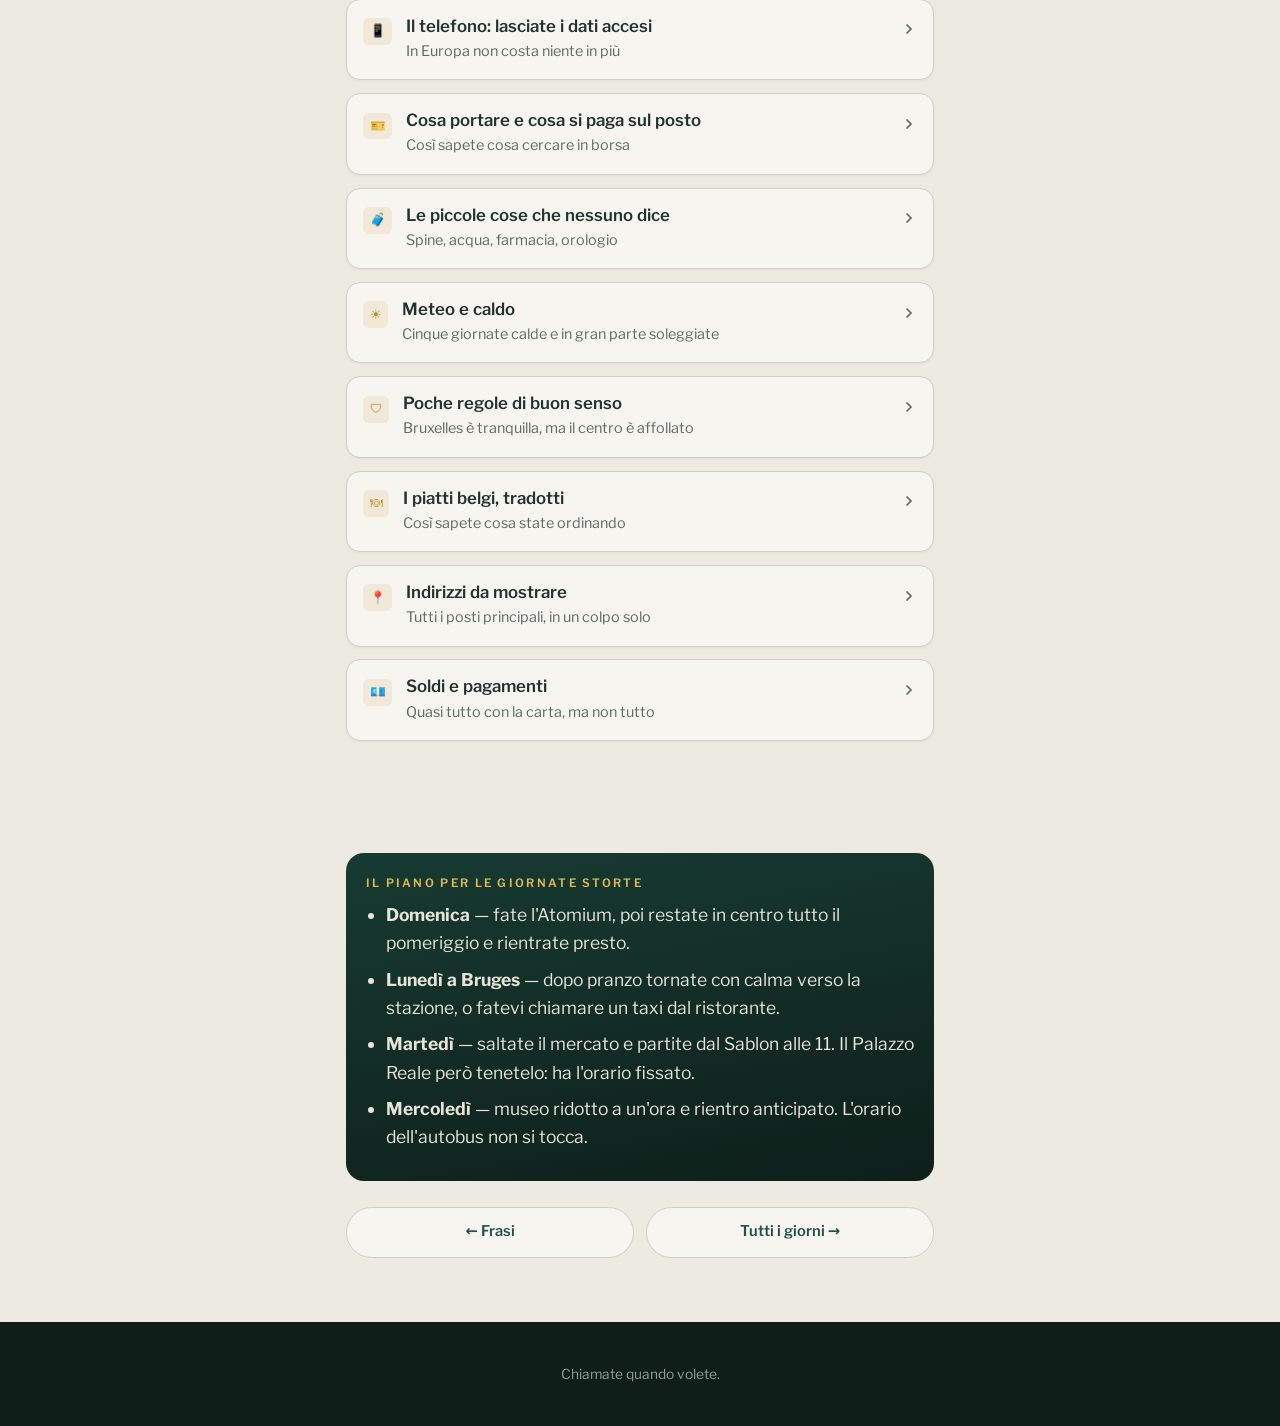
<file: info.html>
<!doctype html>
<html lang="it">
<head>
<meta charset="utf-8">
<meta name="viewport" content="width=device-width, initial-scale=1">
<meta name="robots" content="noindex, nofollow, noarchive, nosnippet, noimageindex">
<meta name="theme-color" content="#173B31">
<title>Info utili</title>
<link rel="preconnect" href="https://fonts.googleapis.com">
<link rel="preconnect" href="https://fonts.gstatic.com" crossorigin>
<link href="https://fonts.googleapis.com/css2?family=DM+Mono:wght@400;500&family=Fraunces:SOFT,WONK,opsz,wght@0..100,0..1,9..144,400..700&family=Libre+Franklin:wght@400;500;600;700&display=swap" rel="stylesheet">
<link rel="stylesheet" href="css/style.css">
</head>
<body>

<div class="topbar">
  <div class="topbar__in">
    <a class="back" href="index.html">
      <svg width="16" height="16" viewBox="0 0 24 24" fill="none" stroke="currentColor" stroke-width="2.6" stroke-linecap="round"><path d="M19 12H6M11 6l-6 6 6 6"/></svg>
      Tutti i giorni
    </a>
    <span class="topbar__title">Info utili</span>
  </div>
</div>

<header class="hero">
  <div class="wrap">
    <p class="kicker rise">Tutto il resto</p>
    <h1 class="rise">Info utili</h1>
    <p class="lede rise">Mezzi, meteo, numeri e le poche regole di buon senso da tenere a mente.</p>
  </div>
</header>

<main>

  <section class="section section--tight">
    <div class="wrap">
      <div class="note note--warn">
        <strong>Se succede qualcosa di serio</strong>
        <p>In Belgio si chiama il <strong>112</strong>: vale per ambulanza, polizia e vigili del fuoco. Rispondono anche in inglese.</p>
        <a class="tel tel--sos" href="tel:112">Chiama il 112</a>
      </div>
    </div>
  </section>

  <section class="section" style="padding-top:.2rem">
    <div class="wrap">
      <p class="eyebrow">Le cose da sapere</p>

      <details class="stop" open>
        <summary>
          <span class="stop__time">👟</span>
          <span class="stop__head">
            <span class="stop__name">Quanto dista tutto, a piedi dall'hotel</span>
            <span class="stop__hint">Per decidere da sole se camminare o no</span>
          </span>
          <svg class="stop__chev" width="16" height="16" viewBox="0 0 24 24" fill="none" stroke="currentColor" stroke-width="2.6" stroke-linecap="round"><path d="M9 6l6 6-6 6"/></svg>
        </summary>
        <div class="stop__body">
          <div class="field">
            <span class="field__label">Dal Bedford Hotel</span>
            <p class="addr">Manneken Pis · 3 min · 200 m
Grand Place · 8 min · 600 m
Sainte-Catherine · 11 min · 850 m
Galeries Saint-Hubert · 12 min · 900 m
Gare Centrale · 12 min · 900 m, in salita
Sablon · 13 min · 1,0 km, in salita
Madame Moustache · 14 min · 1,0 km
Mercatino Jeu de Balle · 14 min · 1,0 km
MIM · 16 min · 1,1 km, in salita
Gare du Midi · 18 min · 1,4 km, in piano
Palazzo Reale · 20 min · 1,4 km, in salita</p>
          </div>
          <div class="field">
            <span class="field__label">Come leggerla</span>
            <p>L'hotel è messo bene: <strong>quasi tutto il viaggio sta entro un quarto d'ora a piedi</strong>. Gli unici spostamenti veri sono l'Atomium di domenica e Bruges di lunedì.</p>
            <p>Dove c'è scritto «in salita» è la differenza fra città bassa e città alta: nulla di impegnativo, ma con 30 gradi si sente. Le salite sono tutte evitabili con l'ascensore delle Marolles o facendo il giro più lungo in piano.</p>
          </div>
          <div class="field">
            <span class="field__label">Quando invece il taxi conviene davvero</span>
            <ul>
              <li><strong>All'arrivo</strong>, con le valigie.</li>
              <li><strong>La sera tardi</strong>, dopo la discoteca di sabato.</li>
              <li><strong>Mercoledì</strong>, per andare all'autobus con i bagagli.</li>
            </ul>
            <p>Negli altri momenti, se ve la sentite, camminate: è la parte più bella del viaggio.</p>
          </div>
        </div>
      </details>

      <details class="stop">
        <summary>
          <span class="stop__time">🚇</span>
          <span class="stop__head">
            <span class="stop__name">Metro, tram e autobus con la carta</span>
            <span class="stop__hint">Niente biglietti, niente app</span>
          </span>
          <svg class="stop__chev" width="16" height="16" viewBox="0 0 24 24" fill="none" stroke="currentColor" stroke-width="2.6" stroke-linecap="round"><path d="M9 6l6 6-6 6"/></svg>
        </summary>
        <div class="stop__body">
          <div class="field">
            <span class="field__label">Come funziona</span>
            <ul>
              <li>Ognuna usa <strong>la propria</strong> carta bancaria contactless.</li>
              <li>Si appoggia al <strong>lettore grigio</strong> entrando in metro, tram o autobus.</li>
              <li>Quando compare il <strong>segnale verde</strong>, il viaggio è convalidato.</li>
              <li>Se vi controllano, mostrate la stessa carta che avete usato.</li>
            </ul>
          </div>
          <div class="field">
            <span class="field__label">Importante</span>
            <p>Non passate due persone con la stessa carta: risulterebbe un viaggio solo e prendereste la multa in due.</p>
          </div>
          <div class="field">
            <span class="field__label">Le uniche metro che userete</span>
            <p>Solo domenica mattina, per l'Atomium: <strong>linea 6</strong> all'andata e al ritorno con un cambio a Beekkant. Tutto il resto del viaggio è a piedi o in taxi.</p>
          </div>
        </div>
      </details>

      <details class="stop">
        <summary>
          <span class="stop__time">📱</span>
          <span class="stop__head">
            <span class="stop__name">Il telefono: lasciate i dati accesi</span>
            <span class="stop__hint">In Europa non costa niente in più</span>
          </span>
          <svg class="stop__chev" width="16" height="16" viewBox="0 0 24 24" fill="none" stroke="currentColor" stroke-width="2.6" stroke-linecap="round"><path d="M9 6l6 6-6 6"/></svg>
        </summary>
        <div class="stop__body">
          <div class="field">
            <span class="field__label">La cosa più importante</span>
            <p>Il Belgio è nell'Unione Europea: la vostra SIM italiana funziona <strong>esattamente come a casa</strong>, con le stesse chiamate e gli stessi giga, senza costi aggiuntivi. <strong>Non spegnete i dati</strong> pensando di risparmiare: non risparmiate niente e restate senza mappe.</p>
          </div>
          <div class="field">
            <span class="field__label">Questo sito funziona anche senza rete</span>
            <p>Dopo la prima volta che lo aprite, il telefono se lo tiene in memoria: se restate senza campo in metro, le pagine si aprono lo stesso. L'unica cosa che non funziona offline è la mappa colorata, che ha bisogno di internet per disegnarsi.</p>
          </div>
          <div class="field">
            <span class="field__label">Consiglio</span>
            <p>Aggiungete il sito alla schermata iniziale del telefono: si apre come se fosse un'app, senza cercarlo ogni volta. E portate una <strong>batteria portatile</strong>: fra mappe e foto la giornata è lunga.</p>
          </div>
        </div>
      </details>

      <details class="stop">
        <summary>
          <span class="stop__time">🎫</span>
          <span class="stop__head">
            <span class="stop__name">Cosa portare e cosa si paga sul posto</span>
            <span class="stop__hint">Così sapete cosa cercare in borsa</span>
          </span>
          <svg class="stop__chev" width="16" height="16" viewBox="0 0 24 24" fill="none" stroke="currentColor" stroke-width="2.6" stroke-linecap="round"><path d="M9 6l6 6-6 6"/></svg>
        </summary>
        <div class="stop__body">
          <div class="field">
            <span class="field__label">Da avere con voi, su carta e sul telefono</span>
            <ul>
              <li><strong>Carte d'imbarco</strong> — andata e ritorno.</li>
              <li><strong>Autobus Flibco</strong> — andata e ritorno. Non si ritira niente: il foglio è il biglietto, si mostra all'autista.</li>
              <li><strong>Treni per Bruges</strong> — se li avete già; altrimenti si comprano in stazione lunedì mattina.</li>
              <li><strong>Palazzo Reale</strong> — con sopra la vostra fascia oraria. Senza prenotazione non si entra.</li>
              <li><strong>Atomium</strong> e <strong>MIM</strong> — se li avete già; altrimenti si comprano alla cassa.</li>
              <li><strong>Conferma dell'hotel</strong> e documento d'identità.</li>
            </ul>
          </div>
          <div class="field">
            <span class="field__label">Si paga direttamente sul posto</span>
            <ul>
              <li><strong>Battello a Bruges</strong> — 15 € a testa alla biglietteria dell'imbarco, carta o contanti.</li>
              <li><strong>Atomium</strong> — circa 17 €, c'è la cassa all'ingresso.</li>
              <li><strong>MIM</strong> — circa 15 €, biglietteria all'ingresso.</li>
              <li><strong>Treni per Bruges</strong> — macchinette gialle o sportello in stazione.</li>
              <li><strong>Serata al Madame Moustache</strong> — circa 10 € all'ingresso.</li>
              <li><strong>Chiese, mercatino, ascensore delle Marolles, parchi</strong> — gratis.</li>
              <li><strong>Metro, tram, autobus</strong> — carta contactless, niente biglietto.</li>
            </ul>
          </div>
          <div class="field">
            <span class="field__label">L'unico che non si compra sul posto</span>
            <p>Il <strong>Palazzo Reale</strong>. Prenotazione online obbligatoria, biglietteria fisica inesistente. Se per qualsiasi motivo non ce l'avete, non fate il viaggio fino a Rue Brederode: andate direttamente al piano B, che trovate nella pagina di martedì.</p>
          </div>
        </div>
      </details>

      <details class="stop">
        <summary>
          <span class="stop__time">🧳</span>
          <span class="stop__head">
            <span class="stop__name">Le piccole cose che nessuno dice</span>
            <span class="stop__hint">Spine, acqua, farmacia, orologio</span>
          </span>
          <svg class="stop__chev" width="16" height="16" viewBox="0 0 24 24" fill="none" stroke="currentColor" stroke-width="2.6" stroke-linecap="round"><path d="M9 6l6 6-6 6"/></svg>
        </summary>
        <div class="stop__body">
          <div class="field">
            <span class="field__label">Se state male</span>
            <p>Portate la <strong>tessera sanitaria</strong>: il retro è la Tessera Europea di Assicurazione Malattia, e in Belgio vale per farsi curare nelle strutture pubbliche. Senza quella si paga tutto.</p>
          </div>
          <div class="field">
            <span class="field__label">Le prese elettriche</span>
            <p>In Belgio la presa ha uno spinotto di terra che sporge dal muro. I <strong>caricabatterie del telefono entrano senza problemi</strong>, perché hanno i due spinotti tondi. Se invece avete una spina italiana con <strong>tre spinotti in fila</strong>, quella non entra: serve un adattatore da due euro.</p>
          </div>
          <div class="field">
            <span class="field__label">L'acqua</span>
            <p>L'acqua del rubinetto in Belgio è potabile. Riempite le borracce in camera prima di uscire: con questo caldo è la cosa che vi farà risparmiare di più.</p>
          </div>
          <div class="field">
            <span class="field__label">L'orologio</span>
            <p>Stessa ora dell'Italia. Non c'è niente da spostare.</p>
          </div>
          <div class="field">
            <span class="field__label">I negozi la domenica</span>
            <p>In centro i negozi turistici, le cioccolaterie e i ristoranti aprono anche di domenica. I <strong>supermercati spesso no</strong>, o solo la mattina: se volete fare la spesa per un picnic, fatela il sabato.</p>
          </div>
          <div class="field">
            <span class="field__label">Se vi perdete di vista</span>
            <p>Mettetevi d'accordo su un punto d'incontro fisso: la <strong>Grand Place, sotto la torre del municipio</strong>. La conoscono tutti, è al centro di tutto e ci si arriva da ovunque. Se un telefono si scarica, ci si trova lì.</p>
          </div>
        </div>
      </details>

      <details class="stop">
        <summary>
          <span class="stop__time">☀︎</span>
          <span class="stop__head">
            <span class="stop__name">Meteo e caldo</span>
            <span class="stop__hint">Cinque giornate calde e in gran parte soleggiate</span>
          </span>
          <svg class="stop__chev" width="16" height="16" viewBox="0 0 24 24" fill="none" stroke="currentColor" stroke-width="2.6" stroke-linecap="round"><path d="M9 6l6 6-6 6"/></svg>
        </summary>
        <div class="stop__body">
          <div class="field">
            <span class="field__label">Le previsioni, all'ingrosso</span>
            <p class="addr">Sab 8 · Bruxelles · 15–28° · sole e nuvole
Dom 9 · Bruxelles · 18–32° · soleggiato
Lun 10 · Bruges · 21–26° · la più mite
Mar 11 · Bruxelles · 16–28° · sole e nuvole
Mer 12 · Bruxelles · 20–33° · soleggiato</p>
            <p>Sono previsioni fatte prima della partenza: la mattina date sempre un'occhiata al cielo prima di decidere come vestirvi.</p>
          </div>
          <div class="field">
            <span class="field__label">Ogni giorno in borsa</span>
            <p>Borraccia, cappello, crema solare, scarpe comode, ventaglio, fazzoletti, una maglia leggera per i locali con l'aria condizionata e per la sera.</p>
          </div>
          <div class="field">
            <span class="field__label">Con questo caldo</span>
            <ul>
              <li>Bevete <strong>prima</strong> di avere sete, non dopo.</li>
              <li>Fra le 13 e le 16 state al coperto o all'ombra.</li>
              <li>Le Galeries Saint-Hubert, le chiese e i musei sono anche pause fresche: usateli così.</li>
              <li>Se una si sente girare la testa, fermatevi subito, entrate in un bar e ordinate qualcosa di fresco e salato.</li>
            </ul>
          </div>
        </div>
      </details>

      <details class="stop">
        <summary>
          <span class="stop__time">🛡</span>
          <span class="stop__head">
            <span class="stop__name">Poche regole di buon senso</span>
            <span class="stop__hint">Bruxelles è tranquilla, ma il centro è affollato</span>
          </span>
          <svg class="stop__chev" width="16" height="16" viewBox="0 0 24 24" fill="none" stroke="currentColor" stroke-width="2.6" stroke-linecap="round"><path d="M9 6l6 6-6 6"/></svg>
        </summary>
        <div class="stop__body">
          <div class="field">
            <span class="field__label">In giro</span>
            <ul>
              <li>Borsa chiusa e davanti nelle stazioni, sui mezzi e al mercato.</li>
              <li>Telefono e portafoglio mai appoggiati sul tavolino all'aperto.</li>
              <li>Non tirate fuori grosse somme di contanti in pubblico.</li>
              <li>Portate con voi solo i documenti che servono; tenete una copia a parte.</li>
            </ul>
          </div>
          <div class="field">
            <span class="field__label">La sera</span>
            <p>Dopo cena il centro è vivo e sicuro. Dopo la discoteca invece <strong>si torna in taxi</strong>, sempre.</p>
          </div>
          <div class="field">
            <span class="field__label">Gare du Midi</span>
            <p>La stazione va benissimo per prendere taxi, autobus e treni, ma <strong>non è una zona da passeggiata</strong>: usatela e basta, senza girare intorno.</p>
          </div>
          <div class="field">
            <span class="field__label">Se vi sentite spaesate</span>
            <p>Entrate in un hotel, un ristorante, una farmacia o un negozio e mostrate l'indirizzo dell'hotel. Nessuno vi manderà via.</p>
          </div>
        </div>
      </details>

      <details class="stop">
        <summary>
          <span class="stop__time">🍽</span>
          <span class="stop__head">
            <span class="stop__name">I piatti belgi, tradotti</span>
            <span class="stop__hint">Così sapete cosa state ordinando</span>
          </span>
          <svg class="stop__chev" width="16" height="16" viewBox="0 0 24 24" fill="none" stroke="currentColor" stroke-width="2.6" stroke-linecap="round"><path d="M9 6l6 6-6 6"/></svg>
        </summary>
        <div class="stop__body">
          <div class="field">
            <span class="field__label">Da ordinare tranquille</span>
            <ul>
              <li><strong>Croquettes au fromage</strong> — crocchette di formaggio. Senza carne.</li>
              <li><strong>Stoemp</strong> — purè di patate e verdure. Si può chiedere senza salsiccia.</li>
              <li><strong>Vol-au-vent</strong> — pollo e funghi in salsa, dentro la sfoglia.</li>
              <li><strong>Carbonnade flamande</strong> — spezzatino di manzo alla birra, dolce e morbido.</li>
              <li><strong>Moules-frites</strong> — cozze e patatine, se vi piacciono i molluschi.</li>
              <li><strong>Boulettes</strong> — polpette.</li>
              <li><strong>Gaufre de Liège</strong> — la cialda dolce piccola e caramellata.</li>
            </ul>
          </div>
          <div class="field">
            <span class="field__label">Da evitare senza aver capito</span>
            <p><strong>Américain</strong> o <strong>filet américain préparé</strong>: carne di manzo cruda tritata e condita. Stesso discorso per il <strong>tartare</strong>. Poi frattaglie e piatti indicati come molto piccanti.</p>
          </div>
        </div>
      </details>

      <details class="stop">
        <summary>
          <span class="stop__time">📍</span>
          <span class="stop__head">
            <span class="stop__name">Indirizzi da mostrare</span>
            <span class="stop__hint">Tutti i posti principali, in un colpo solo</span>
          </span>
          <svg class="stop__chev" width="16" height="16" viewBox="0 0 24 24" fill="none" stroke="currentColor" stroke-width="2.6" stroke-linecap="round"><path d="M9 6l6 6-6 6"/></svg>
        </summary>
        <div class="stop__body">
          <div class="field">
            <span class="field__label">L'hotel</span>
            <p class="addr">Bedford Hotel &amp; Congress Centre<br>135–137 Rue du Midi<br>1000 Bruxelles</p>
            <a class="tel" href="tel:+3225070000">Chiama l'hotel</a>
          </div>
          <div class="field">
            <span class="field__label">Le visite</span>
            <p class="addr">Atomium — Place de l'Atomium 1, 1020 Bruxelles

Palazzo Reale — Rue Brederode 16, 1000 Bruxelles

MIM — Rue Montagne de la Cour 2, 1000 Bruxelles

Battello a Bruges — Katelijnestraat 4, 8000 Brugge</p>
          </div>
          <div class="field">
            <span class="field__label">La sera</span>
            <p class="addr">Madame Moustache — Quai au Bois à Brûler 5–7, 1000 Bruxelles</p>
          </div>
        </div>
      </details>

      <details class="stop">
        <summary>
          <span class="stop__time">💶</span>
          <span class="stop__head">
            <span class="stop__name">Soldi e pagamenti</span>
            <span class="stop__hint">Quasi tutto con la carta, ma non tutto</span>
          </span>
          <svg class="stop__chev" width="16" height="16" viewBox="0 0 24 24" fill="none" stroke="currentColor" stroke-width="2.6" stroke-linecap="round"><path d="M9 6l6 6-6 6"/></svg>
        </summary>
        <div class="stop__body">
          <div class="field">
            <span class="field__label">Tenete contanti addosso</span>
            <p>Da <strong>Fin de Siècle</strong> (domenica e martedì) storicamente si paga in contanti. Anche i banchi del mercato delle pulci e qualche friterie li preferiscono. Uscite di casa con 60–70 € a testa e siete a posto.</p>
          </div>
          <div class="field">
            <span class="field__label">Spesa prevista in cinque giorni</span>
            <p>Escludendo volo e hotel, mettete in conto <strong>500–650 € in due</strong>. La variabile sono i ristoranti e le bevande, non le visite.</p>
          </div>
          <div class="field">
            <span class="field__label">Mance</span>
            <p>Non sono obbligatorie e il servizio è già incluso. Se vi siete trovate bene, si arrotonda e basta.</p>
          </div>
        </div>
      </details>

    </div>
  </section>

  <section class="section section--tight">
    <div class="wrap">
      <div class="panel">
        <p class="eyebrow">Il piano per le giornate storte</p>
        <ul style="margin-top:.2rem">
          <li><strong>Domenica</strong> — fate l'Atomium, poi restate in centro tutto il pomeriggio e rientrate presto.</li>
          <li><strong>Lunedì a Bruges</strong> — dopo pranzo tornate con calma verso la stazione, o fatevi chiamare un taxi dal ristorante.</li>
          <li><strong>Martedì</strong> — saltate il mercato e partite dal Sablon alle 11. Il Palazzo Reale però tenetelo: ha l'orario fissato.</li>
          <li><strong>Mercoledì</strong> — museo ridotto a un'ora e rientro anticipato. L'orario dell'autobus non si tocca.</li>
        </ul>
      </div>

      <div class="pager">
        <a href="frasi.html">← Frasi</a>
        <a href="index.html">Tutti i giorni →</a>
      </div>
    </div>
  </section>
</main>

<footer class="foot">
  <div class="wrap"><p style="margin:0">Chiamate quando volete.</p></div>
</footer>

<script src="js/main.js"></script>
</body>
</html>
</file>
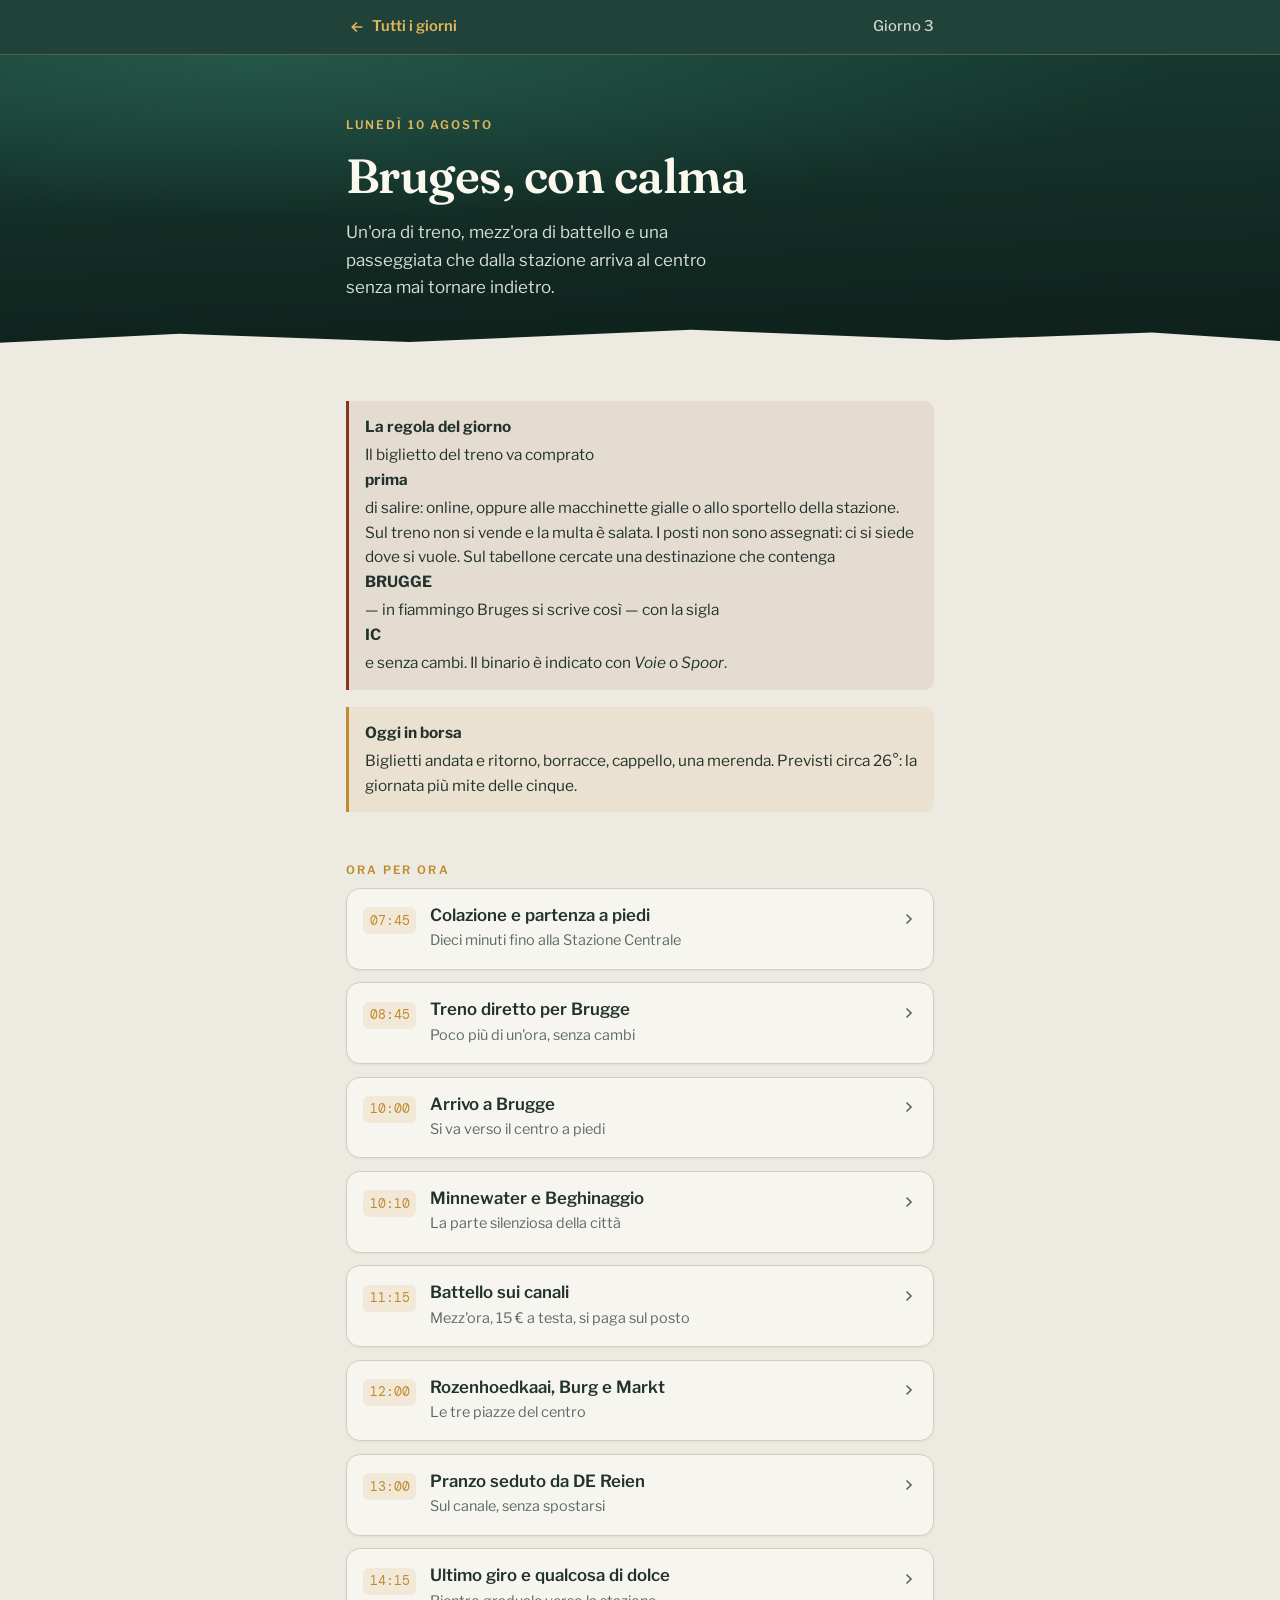
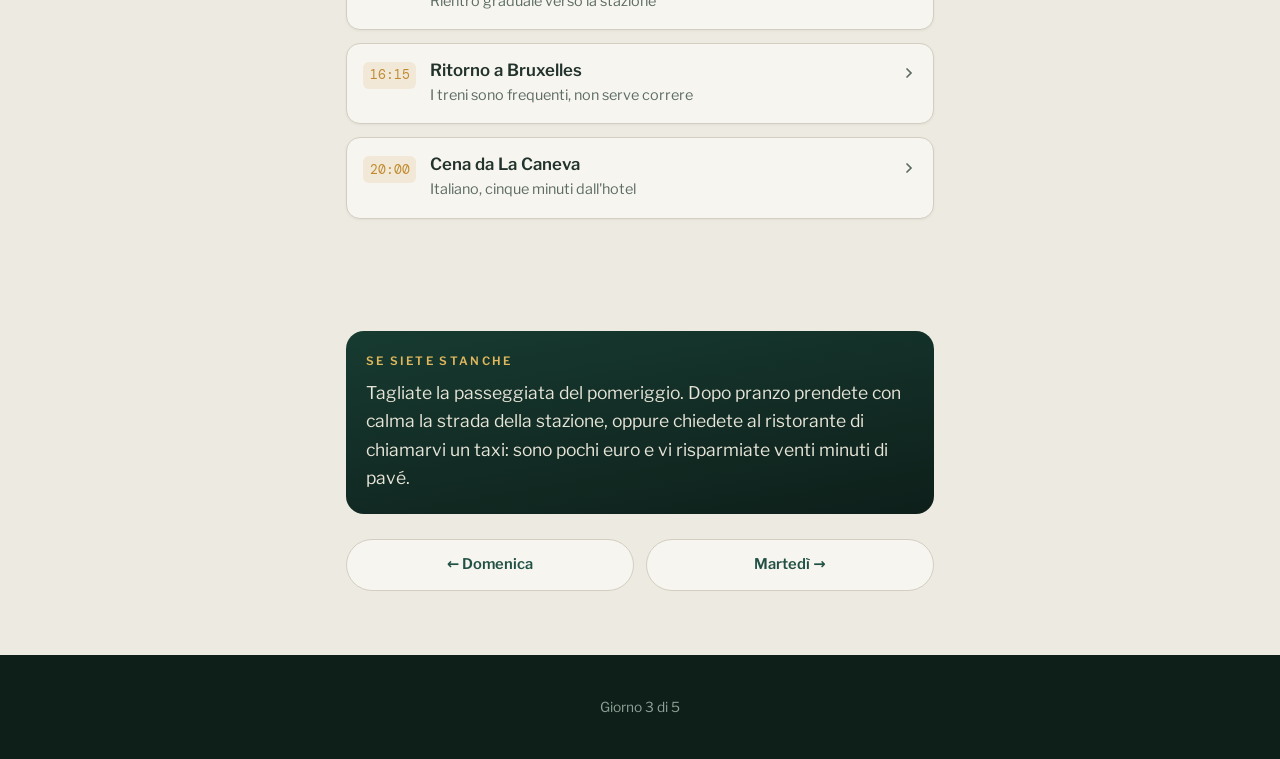
<file: lunedi.html>
<!doctype html>
<html lang="it">
<head>
<meta charset="utf-8">
<meta name="viewport" content="width=device-width, initial-scale=1">
<meta name="robots" content="noindex, nofollow, noarchive, nosnippet, noimageindex">
<meta name="theme-color" content="#173B31">
<title>Lunedì 10 agosto — Bruges</title>
<link rel="preconnect" href="https://fonts.googleapis.com">
<link rel="preconnect" href="https://fonts.gstatic.com" crossorigin>
<link href="https://fonts.googleapis.com/css2?family=DM+Mono:wght@400;500&family=Fraunces:SOFT,WONK,opsz,wght@0..100,0..1,9..144,400..700&family=Libre+Franklin:wght@400;500;600;700&display=swap" rel="stylesheet">
<link rel="stylesheet" href="css/style.css">
</head>
<body>

<div class="topbar">
  <div class="topbar__in">
    <a class="back" href="index.html">
      <svg width="16" height="16" viewBox="0 0 24 24" fill="none" stroke="currentColor" stroke-width="2.6" stroke-linecap="round"><path d="M19 12H6M11 6l-6 6 6 6"/></svg>
      Tutti i giorni
    </a>
    <span class="topbar__title">Giorno 3</span>
  </div>
</div>

<header class="hero">
  <div class="wrap">
    <p class="kicker rise">Lunedì 10 agosto</p>
    <h1 class="rise">Bruges, con calma</h1>
    <p class="lede rise">Un'ora di treno, mezz'ora di battello e una passeggiata che dalla stazione arriva al centro senza mai tornare indietro.</p>
  </div>
</header>

<main>
  <section class="section section--tight">
    <div class="wrap">
      <div class="note note--warn">
        <strong>La regola del giorno</strong>
        <p>Il biglietto del treno va comprato <strong>prima</strong> di salire: online, oppure alle macchinette gialle o allo sportello della stazione. Sul treno non si vende e la multa è salata. I posti non sono assegnati: ci si siede dove si vuole. Sul tabellone cercate una destinazione che contenga <strong>BRUGGE</strong> — in fiammingo Bruges si scrive così — con la sigla <strong>IC</strong> e senza cambi. Il binario è indicato con <em>Voie</em> o <em>Spoor</em>.</p>
      </div>
      <div class="note">
        <strong>Oggi in borsa</strong>
        <p>Biglietti andata e ritorno, borracce, cappello, una merenda. Previsti circa 26°: la giornata più mite delle cinque.</p>
      </div>
    </div>
  </section>

  <section class="section" style="padding-top:.2rem">
    <div class="wrap">
      <p class="eyebrow">Ora per ora</p>

      <details class="stop" data-maps="Café Capitale, Rue du Midi 45, 1000 Bruxelles">
        <summary>
          <span class="stop__time">07:45</span>
          <span class="stop__head">
            <span class="stop__name">Colazione e partenza a piedi</span>
            <span class="stop__hint">Dieci minuti fino alla Stazione Centrale</span>
          </span>
          <svg class="stop__chev" width="16" height="16" viewBox="0 0 24 24" fill="none" stroke="currentColor" stroke-width="2.6" stroke-linecap="round"><path d="M9 6l6 6-6 6"/></svg>
        </summary>
        <div class="stop__body">
          <div class="field">
            <span class="field__label">Cosa fare</span>
            <ul>
              <li>Colazione in hotel o al bar, senza fretta ma senza perdersi.</li>
              <li>Alla reception fatevi indicare sulla mappa il percorso per <strong>Gare Centrale / Bruxelles-Central</strong>: sono 10–11 minuti a piedi, in salita leggera.</li>
              <li>Uscite alle 08:20 per essere in stazione con venti minuti di margine.</li>
            </ul>
          </div>
        </div>
      </details>

      <details class="stop" data-maps="Brussels Central Station, 1000 Bruxelles">
        <summary>
          <span class="stop__time">08:45</span>
          <span class="stop__head">
            <span class="stop__name">Treno diretto per Brugge</span>
            <span class="stop__hint">Poco più di un'ora, senza cambi</span>
          </span>
          <svg class="stop__chev" width="16" height="16" viewBox="0 0 24 24" fill="none" stroke="currentColor" stroke-width="2.6" stroke-linecap="round"><path d="M9 6l6 6-6 6"/></svg>
        </summary>
        <div class="stop__body">
          <div class="field">
            <span class="field__label">In stazione</span>
            <ul>
              <li>Cercate sul tabellone il treno <strong>IC</strong> la cui lista di fermate include <strong>BRUGGE</strong>.</li>
              <li>Controllate che <em>non</em> ci sia scritto un cambio.</li>
              <li>Il numero del binario è sotto la voce <em>Voie</em> (francese) o <em>Spoor</em> (fiammingo).</li>
            </ul>
          </div>
          <div class="field">
            <span class="field__label">Durata</span>
            <p>Circa un'ora e cinque minuti. Sedetevi dal lato ombra e godetevi la campagna fiamminga.</p>
          </div>
          <div class="field">
            <span class="field__label">Se qualcosa non torna</span>
            <p>Chiedete al personale mostrando questa frase:</p>
            <p class="addr">Ce train va directement à Bruges ?<br>Quel est le quai pour Bruges ?</p>
          </div>
        </div>
      </details>

      <details class="stop" data-maps="Brugge Station, Stationsplein, 8000 Brugge">
        <summary>
          <span class="stop__time">10:00</span>
          <span class="stop__head">
            <span class="stop__name">Arrivo a Brugge</span>
            <span class="stop__hint">Si va verso il centro a piedi</span>
          </span>
          <svg class="stop__chev" width="16" height="16" viewBox="0 0 24 24" fill="none" stroke="currentColor" stroke-width="2.6" stroke-linecap="round"><path d="M9 6l6 6-6 6"/></svg>
        </summary>
        <div class="stop__body">
          <div class="field">
            <span class="field__label">Appena scese</span>
            <ul>
              <li>Prendete una mappa di carta gratuita, se la trovate all'uscita.</li>
              <li>Seguite i cartelli <strong>Centrum</strong>.</li>
              <li><strong>Non prendete il taxi</strong>: il primo tratto è pianeggiante, ombreggiato e bellissimo, ed è già parte della visita.</li>
            </ul>
          </div>
        </div>
      </details>

      <details class="stop" data-maps="Begijnhof Ten Wijngaerde, 8000 Brugge">
        <summary>
          <span class="stop__time">10:10</span>
          <span class="stop__head">
            <span class="stop__name">Minnewater e Beghinaggio</span>
            <span class="stop__hint">La parte silenziosa della città</span>
          </span>
          <svg class="stop__chev" width="16" height="16" viewBox="0 0 24 24" fill="none" stroke="currentColor" stroke-width="2.6" stroke-linecap="round"><path d="M9 6l6 6-6 6"/></svg>
        </summary>
        <div class="stop__body">
          <div class="field">
            <span class="field__label">La storia</span>
            <p>Il <strong>Minnewater</strong> lo chiamano Lago dell'Amore, ma in origine era il bacino dove attraccavano le barche e si regolava il livello dei canali: il porto interno di Bruges. Oggi ci sono i cigni, che per antica concessione la città è obbligata a mantenere.</p>
            <p>Poco oltre c'è il <strong>Beghinaggio</strong>, fondato nel 1245. Le beghine erano donne che sceglievano di vivere insieme in preghiera e lavoro senza prendere i voti definitivi: nel Medioevo era una delle poche vie per una donna sola di vivere indipendente e rispettata. Il cortile con i pioppi e le case bianche è rimasto quello. Oggi ci vivono monache benedettine.</p>
          </div>
          <div class="field">
            <span class="field__label">Il percorso</span>
            <ul>
              <li>Dalla stazione si attraversa il parco verso il lago.</li>
              <li>Si passa il ponte e si entra nel Beghinaggio.</li>
              <li>Si prosegue verso la Chiesa di Nostra Signora.</li>
            </ul>
          </div>
          <div class="field">
            <span class="field__label">Buono a sapersi</span>
            <p>Nel cortile del Beghinaggio si chiede silenzio: è un luogo abitato, non un monumento. Ingresso libero, tutto in piano.</p>
          </div>
        </div>
      </details>

      <details class="stop" data-maps="Katelijnestraat 4, 8000 Brugge">
        <summary>
          <span class="stop__time">11:15</span>
          <span class="stop__head">
            <span class="stop__name">Battello sui canali</span>
            <span class="stop__hint">Mezz'ora, 15 € a testa, si paga sul posto</span>
          </span>
          <svg class="stop__chev" width="16" height="16" viewBox="0 0 24 24" fill="none" stroke="currentColor" stroke-width="2.6" stroke-linecap="round"><path d="M9 6l6 6-6 6"/></svg>
        </summary>
        <div class="stop__body">
          <div class="field">
            <span class="field__label">La storia</span>
            <p>Nel Trecento Bruges era una delle città più ricche d'Europa: i canali — i <em>reien</em> — erano le sue strade, e le navi arrivavano fin dentro la città dal mare. Poi il braccio di mare si insabbiò, il porto morì e Bruges diventò poverissima.</p>
            <p>È proprio per questo che è così bella oggi: per quattro secoli nessuno ha avuto i soldi per abbattere niente. La città medievale è rimasta in piedi per mancanza di alternative.</p>
          </div>
          <div class="field">
            <span class="field__label">Dove si sale</span>
            <p class="addr">Imbarco consigliato<br>Katelijnestraat 4, 8000 Brugge<br>(vicino alla Chiesa di Nostra Signora)</p>
          </div>
          <div class="field">
            <span class="field__label">Orari e costo</span>
            <p>Battelli dalle 10:00 alle 17:00. Il giro dura circa 30 minuti e costa 15 € a persona. I biglietti si comprano allo sbarco, non serve nessuna app.</p>
          </div>
          <div class="field">
            <span class="field__label">Se c'è coda</span>
            <p>Tutte le compagnie fanno lo stesso identico percorso allo stesso prezzo. Se qui l'attesa supera la mezz'ora, andate verso il centro e salite a un altro imbarco: Rozenhoedkaai, Wollestraat 32 o Huidenvettersplein 13.</p>
          </div>
          <div class="field">
            <span class="field__label">Già che siete lì</span>
            <p>La Chiesa di Nostra Signora, accanto all'imbarco, custodisce una <em>Madonna col Bambino</em> di Michelangelo — una delle pochissime sue sculture uscite dall'Italia mentre era ancora vivo. La parte con la statua è a pagamento: entrateci solo se vi va, non è indispensabile.</p>
          </div>
        </div>
      </details>

      <details class="stop" data-maps="Rozenhoedkaai, 8000 Brugge">
        <summary>
          <span class="stop__time">12:00</span>
          <span class="stop__head">
            <span class="stop__name">Rozenhoedkaai, Burg e Markt</span>
            <span class="stop__hint">Le tre piazze del centro</span>
          </span>
          <svg class="stop__chev" width="16" height="16" viewBox="0 0 24 24" fill="none" stroke="currentColor" stroke-width="2.6" stroke-linecap="round"><path d="M9 6l6 6-6 6"/></svg>
        </summary>
        <div class="stop__body">
          <div class="field">
            <span class="field__label">La storia</span>
            <p><strong>Rozenhoedkaai</strong> è la curva del canale che vedete su tutte le cartoline: qui si scaricava il sale, merce preziosa quanto l'oro. È il punto più fotografato del Belgio.</p>
            <p><strong>Burg</strong> era la piazza del potere: il castello dei conti di Fiandra, il municipio gotico del 1376 e la Basilica del Sacro Sangue, che conserva una reliquia portata secondo la tradizione dalla Seconda Crociata.</p>
            <p><strong>Markt</strong> è la piazza del mercato, con le case a gradoni e il campanile <em>Belfort</em>, alto 83 metri e visibilmente storto.</p>
          </div>
          <div class="field">
            <span class="field__label">Non salite sul Belfort</span>
            <p>Sono 366 scalini stretti a chiocciola, senza ascensore e con coda. La parte bella del campanile si vede benissimo dalla piazza, con un tavolino e una birra davanti.</p>
          </div>
          <div class="field">
            <span class="field__label">Il percorso</span>
            <p>Dal battello si arriva a Rozenhoedkaai in cinque minuti, poi Burg e Markt sono una dietro l'altra. Tutto pianeggiante, tutto pavé.</p>
          </div>
        </div>
      </details>

      <details class="stop" data-maps="DE Reien, Rozenhoedkaai 5, 8000 Brugge">
        <summary>
          <span class="stop__time">13:00</span>
          <span class="stop__head">
            <span class="stop__name">Pranzo seduto da DE Reien</span>
            <span class="stop__hint">Sul canale, senza spostarsi</span>
          </span>
          <svg class="stop__chev" width="16" height="16" viewBox="0 0 24 24" fill="none" stroke="currentColor" stroke-width="2.6" stroke-linecap="round"><path d="M9 6l6 6-6 6"/></svg>
        </summary>
        <div class="stop__body">
          <div class="field">
            <span class="field__label">Dove</span>
            <p class="addr">Rozenhoedkaai 5<br>8000 Brugge</p>
            <a class="tel" href="tel:+32492161773">Chiama per prenotare</a>
          </div>
          <div class="field">
            <span class="field__label">Orari e costo</span>
            <p>Aperto tutti i giorni dalle 11:00 alle 22:00. Circa 20–30 € a testa.</p>
          </div>
          <div class="field">
            <span class="field__label">Cosa ordinare</span>
            <ul>
              <li><strong>Moules-frites</strong> — cozze e patatine, il piatto delle Fiandre. Qui le fanno bene, con aglio e panna.</li>
              <li>Crocchette di formaggio o di gamberetti grigi.</li>
              <li>Pasta, omelette, insalate: c'è di tutto, non solo carne.</li>
            </ul>
          </div>
          <div class="field">
            <span class="field__label">Alternativa a due passi</span>
            <p><strong>Brasserie Rozenhoedkaai</strong>, Pandreitje 1a, stessa zona e stessi orari.</p>
          </div>
        </div>
      </details>

      <details class="stop">
        <summary>
          <span class="stop__time">14:15</span>
          <span class="stop__head">
            <span class="stop__name">Ultimo giro e qualcosa di dolce</span>
            <span class="stop__hint">Rientro graduale verso la stazione</span>
          </span>
          <svg class="stop__chev" width="16" height="16" viewBox="0 0 24 24" fill="none" stroke="currentColor" stroke-width="2.6" stroke-linecap="round"><path d="M9 6l6 6-6 6"/></svg>
        </summary>
        <div class="stop__body">
          <div class="field">
            <span class="field__label">Il percorso</span>
            <ul>
              <li>Markt e le vie commerciali del centro.</li>
              <li>Simon Stevinplein, piazzetta con i tavolini all'ombra.</li>
              <li>Gaufre, gelato o caffè: qui la cioccolata è la migliore del Belgio.</li>
              <li>Rientro verso la stazione passando da 't Zand.</li>
            </ul>
          </div>
          <div class="field">
            <span class="field__label">Niente musei</span>
            <p>Il battello e le piazze bastano e avanzano per una giornata bella e riposante. Aggiungere un museo significherebbe correre.</p>
          </div>
        </div>
      </details>

      <details class="stop" data-maps="Brugge Station, Stationsplein, 8000 Brugge">
        <summary>
          <span class="stop__time">16:15</span>
          <span class="stop__head">
            <span class="stop__name">Ritorno a Bruxelles</span>
            <span class="stop__hint">I treni sono frequenti, non serve correre</span>
          </span>
          <svg class="stop__chev" width="16" height="16" viewBox="0 0 24 24" fill="none" stroke="currentColor" stroke-width="2.6" stroke-linecap="round"><path d="M9 6l6 6-6 6"/></svg>
        </summary>
        <div class="stop__body">
          <div class="field">
            <span class="field__label">In stazione</span>
            <ul>
              <li>Cercate il primo treno diretto per <strong>BRUSSEL-CENTRAAL / BRUXELLES-CENTRAL</strong>.</li>
              <li>Verificate che non sia richiesto un cambio.</li>
              <li>Ne parte uno ogni mezz'ora circa: se ne perdete uno non è successo niente.</li>
            </ul>
          </div>
          <div class="field">
            <span class="field__label">All'arrivo</span>
            <p>Dalla Stazione Centrale si torna a piedi in hotel in una decina di minuti, tutto in discesa.</p>
          </div>
        </div>
      </details>

      <details class="stop" data-maps="La Caneva, Rue des Grands Carmes 9, 1000 Bruxelles">
        <summary>
          <span class="stop__time">20:00</span>
          <span class="stop__head">
            <span class="stop__name">Cena da La Caneva</span>
            <span class="stop__hint">Italiano, cinque minuti dall'hotel</span>
          </span>
          <svg class="stop__chev" width="16" height="16" viewBox="0 0 24 24" fill="none" stroke="currentColor" stroke-width="2.6" stroke-linecap="round"><path d="M9 6l6 6-6 6"/></svg>
        </summary>
        <div class="stop__body">
          <div class="field">
            <span class="field__label">Perché stasera</span>
            <p>Dopo una giornata fuori città non ha senso camminare ancora. Questo è vicinissimo, piccolo, tranquillo, cucina veneta fatta bene. Il proprietario è italiano: potete ordinare nella vostra lingua e rilassarvi.</p>
          </div>
          <div class="field">
            <span class="field__label">Dove</span>
            <p class="addr">Rue des Grands Carmes 9<br>1000 Bruxelles</p>
            <a class="tel" href="tel:+32486539597">Chiama per prenotare</a>
          </div>
          <div class="field">
            <span class="field__label">Orari</span>
            <p>Tutte le sere dalle 18:30 alle 22:30. Ha pochi tavoli: una telefonata nel pomeriggio è consigliata.</p>
          </div>
        </div>
      </details>

    </div>
  </section>

  <section class="section section--tight">
    <div class="wrap">
      <div class="panel">
        <p class="eyebrow">Se siete stanche</p>
        <p style="margin-bottom:0">Tagliate la passeggiata del pomeriggio. Dopo pranzo prendete con calma la strada della stazione, oppure chiedete al ristorante di chiamarvi un taxi: sono pochi euro e vi risparmiate venti minuti di pavé.</p>
      </div>

      <div class="pager">
        <a href="domenica.html">← Domenica</a>
        <a href="martedi.html">Martedì →</a>
      </div>
    </div>
  </section>
</main>

<footer class="foot">
  <div class="wrap"><p style="margin:0">Giorno 3 di 5</p></div>
</footer>

<script src="js/main.js"></script>
</body>
</html>
</file>
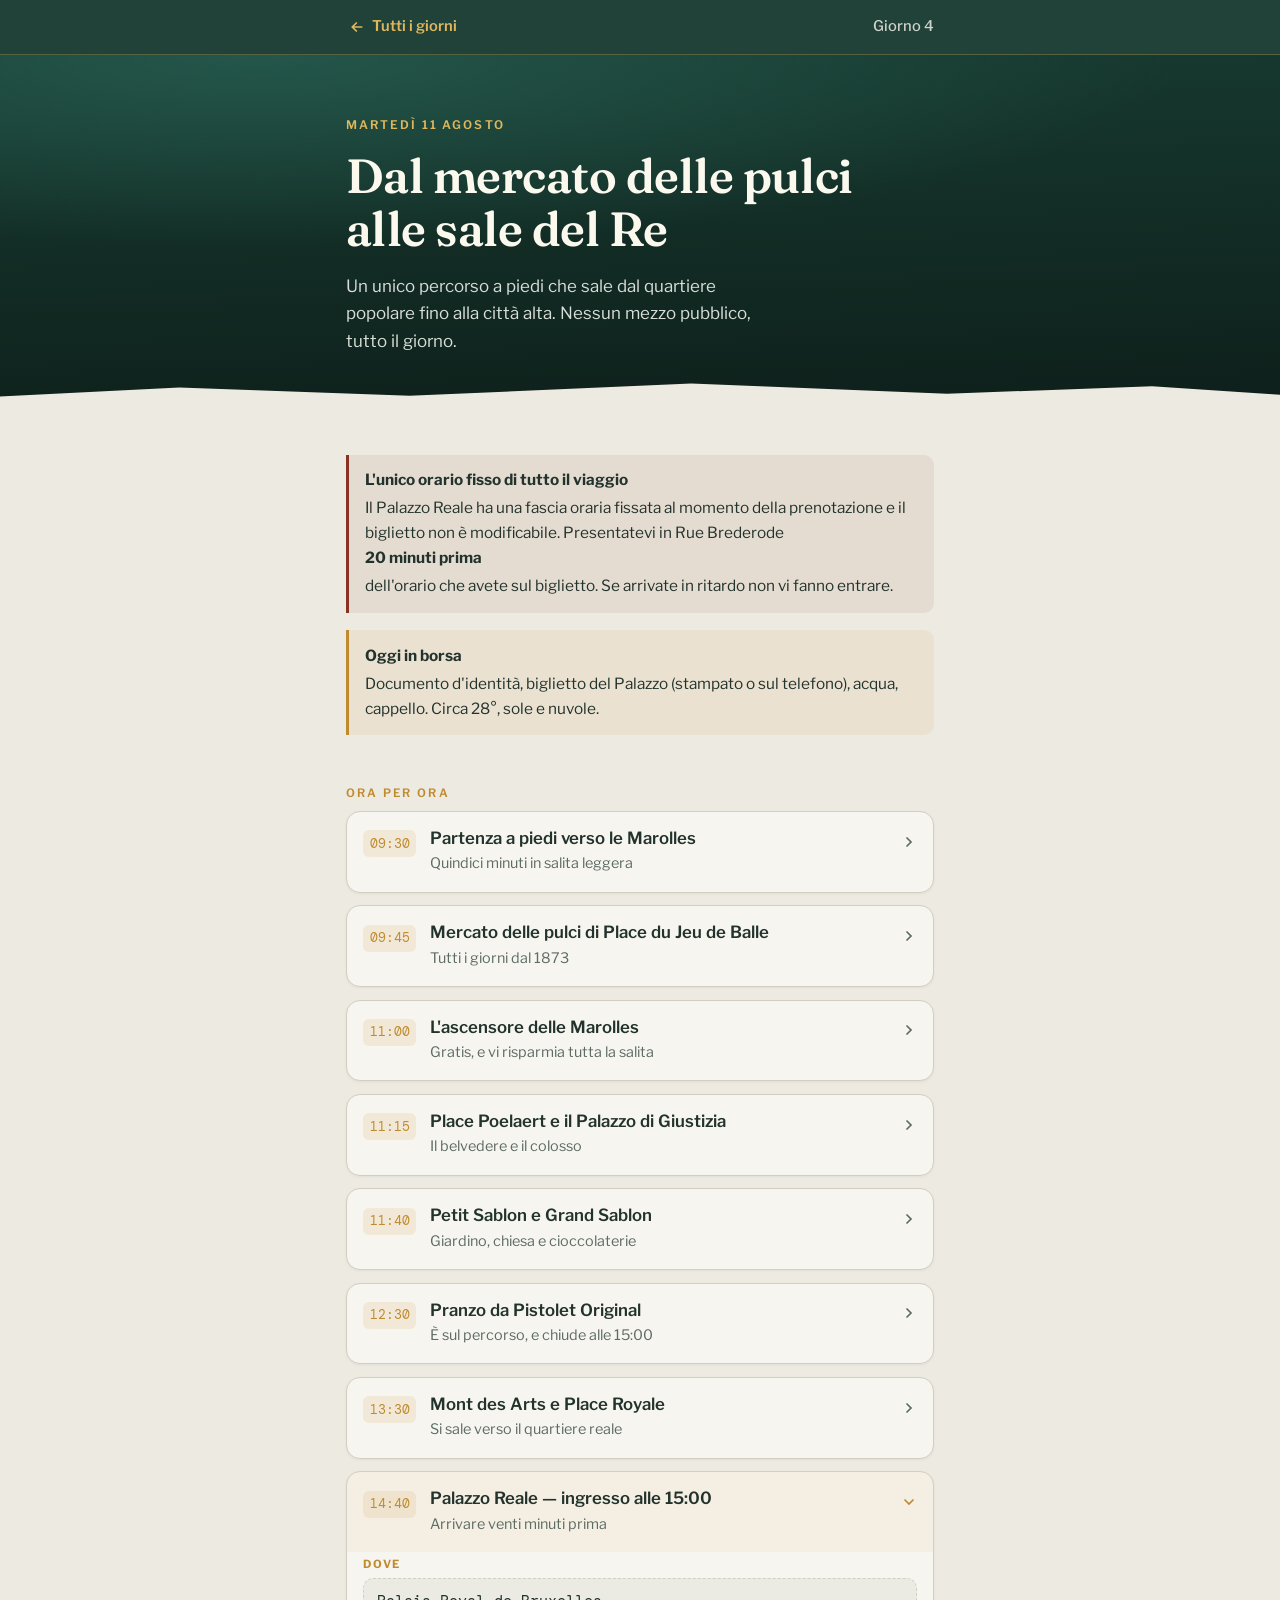
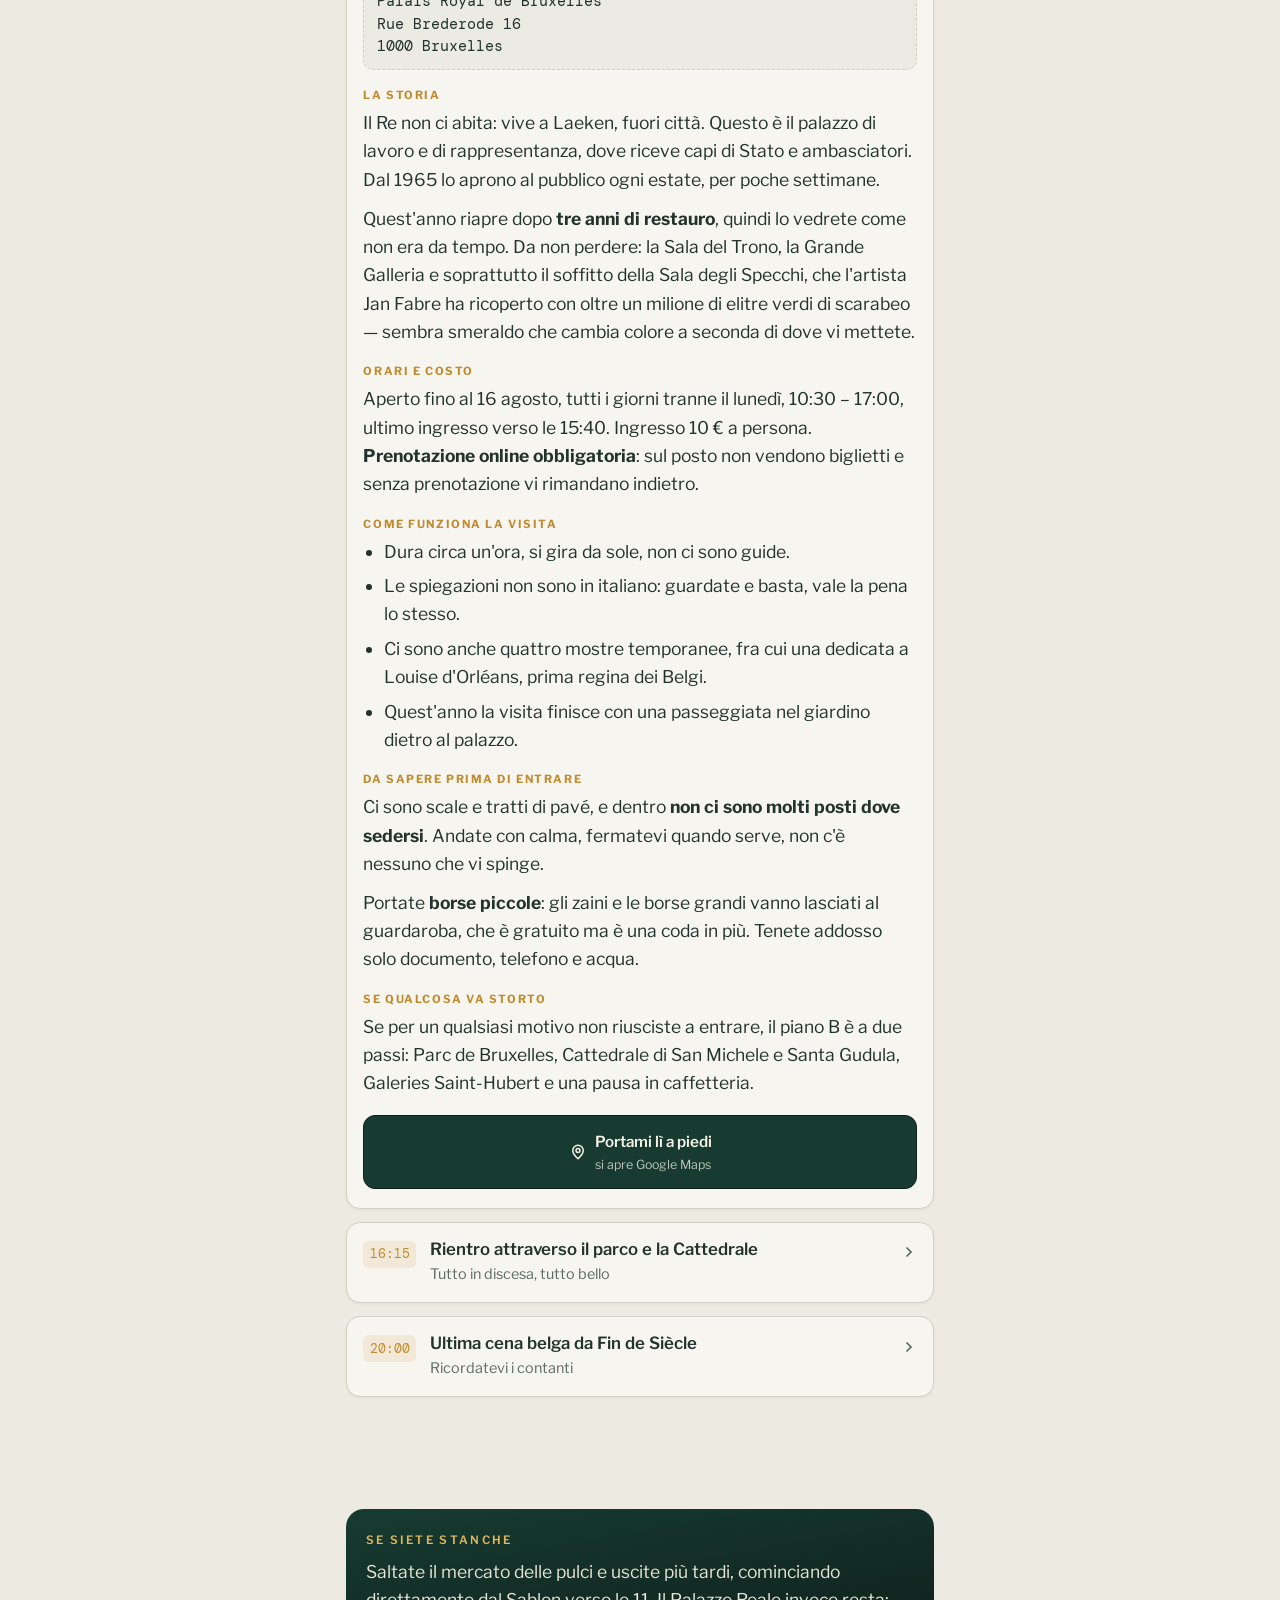
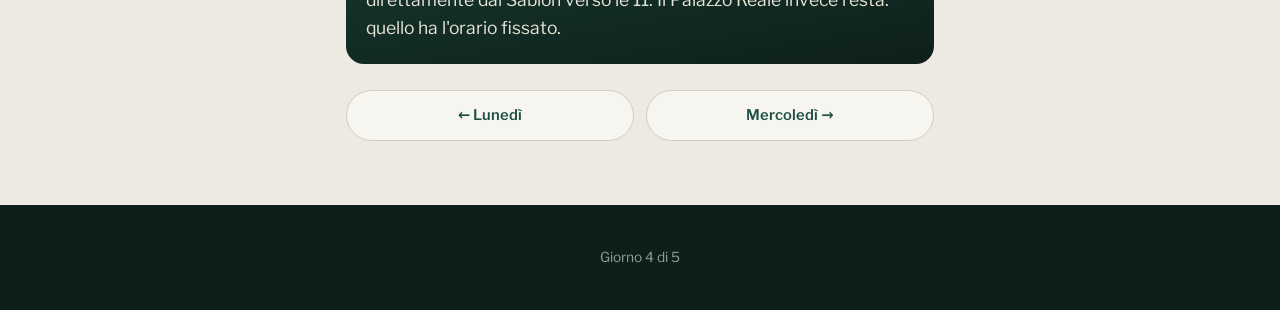
<file: martedi.html>
<!doctype html>
<html lang="it">
<head>
<meta charset="utf-8">
<meta name="viewport" content="width=device-width, initial-scale=1">
<meta name="robots" content="noindex, nofollow, noarchive, nosnippet, noimageindex">
<meta name="theme-color" content="#173B31">
<title>Martedì 11 agosto — Marolles e Palazzo Reale</title>
<link rel="preconnect" href="https://fonts.googleapis.com">
<link rel="preconnect" href="https://fonts.gstatic.com" crossorigin>
<link href="https://fonts.googleapis.com/css2?family=DM+Mono:wght@400;500&family=Fraunces:SOFT,WONK,opsz,wght@0..100,0..1,9..144,400..700&family=Libre+Franklin:wght@400;500;600;700&display=swap" rel="stylesheet">
<link rel="stylesheet" href="css/style.css">
</head>
<body>

<div class="topbar">
  <div class="topbar__in">
    <a class="back" href="index.html">
      <svg width="16" height="16" viewBox="0 0 24 24" fill="none" stroke="currentColor" stroke-width="2.6" stroke-linecap="round"><path d="M19 12H6M11 6l-6 6 6 6"/></svg>
      Tutti i giorni
    </a>
    <span class="topbar__title">Giorno 4</span>
  </div>
</div>

<header class="hero">
  <div class="wrap">
    <p class="kicker rise">Martedì 11 agosto</p>
    <h1 class="rise">Dal mercato delle pulci alle sale del Re</h1>
    <p class="lede rise">Un unico percorso a piedi che sale dal quartiere popolare fino alla città alta. Nessun mezzo pubblico, tutto il giorno.</p>
  </div>
</header>

<main>
  <section class="section section--tight">
    <div class="wrap">
      <div class="note note--warn">
        <strong>L'unico orario fisso di tutto il viaggio</strong>
        <p>Il Palazzo Reale ha una fascia oraria fissata al momento della prenotazione e il biglietto non è modificabile. Presentatevi in Rue Brederode <strong>20 minuti prima</strong> dell'orario che avete sul biglietto. Se arrivate in ritardo non vi fanno entrare.</p>
      </div>
      <div class="note">
        <strong>Oggi in borsa</strong>
        <p>Documento d'identità, biglietto del Palazzo (stampato o sul telefono), acqua, cappello. Circa 28°, sole e nuvole.</p>
      </div>
    </div>
  </section>

  <section class="section" style="padding-top:.2rem">
    <div class="wrap">
      <p class="eyebrow">Ora per ora</p>

      <details class="stop" data-maps="Place du Jeu de Balle, 1000 Bruxelles">
        <summary>
          <span class="stop__time">09:30</span>
          <span class="stop__head">
            <span class="stop__name">Partenza a piedi verso le Marolles</span>
            <span class="stop__hint">Quindici minuti in salita leggera</span>
          </span>
          <svg class="stop__chev" width="16" height="16" viewBox="0 0 24 24" fill="none" stroke="currentColor" stroke-width="2.6" stroke-linecap="round"><path d="M9 6l6 6-6 6"/></svg>
        </summary>
        <div class="stop__body">
          <div class="field">
            <span class="field__label">Direzione</span>
            <p>Chiedete alla reception di segnarvi sulla mappa <strong>Place du Jeu de Balle</strong>. Si va verso sud lungo Rue Haute o Rue Blaes: sono le due strade lunghe del quartiere, entrambe portano lì.</p>
          </div>
        </div>
      </details>

      <details class="stop" data-maps="Place du Jeu de Balle, 1000 Bruxelles">
        <summary>
          <span class="stop__time">09:45</span>
          <span class="stop__head">
            <span class="stop__name">Mercato delle pulci di Place du Jeu de Balle</span>
            <span class="stop__hint">Tutti i giorni dal 1873</span>
          </span>
          <svg class="stop__chev" width="16" height="16" viewBox="0 0 24 24" fill="none" stroke="currentColor" stroke-width="2.6" stroke-linecap="round"><path d="M9 6l6 6-6 6"/></svg>
        </summary>
        <div class="stop__body">
          <div class="field">
            <span class="field__label">La storia</span>
            <p>Le Marolles sono il quartiere operaio storico di Bruxelles, con un suo dialetto — il <em>marollien</em>, un impasto di fiammingo, francese e spagnolo — e una fierezza tutta sua. Il mercato si tiene ogni singolo giorno dell'anno dal 1873, festivi compresi.</p>
            <p>Non è un mercato di antiquariato elegante: è un mercato di svuotacantine, dove si trova di tutto e niente. Proprio per questo è divertente.</p>
          </div>
          <div class="field">
            <span class="field__label">Orari</span>
            <p>Dalle prime luci fino alle 14:00 circa nei giorni feriali. Arrivare verso le 10 è perfetto: i banchi sono tutti aperti e non c'è ancora troppa gente.</p>
          </div>
          <div class="field">
            <span class="field__label">Buono a sapersi</span>
            <p>Non serve comprare niente, si guarda e basta. <strong>Tenete borsa e telefono davanti</strong>: fra i banchi è il posto più affollato della giornata. Se qualcosa vi piace, si contratta: è previsto.</p>
          </div>
        </div>
      </details>

      <details class="stop" data-maps="Ascenseur des Marolles, Place Poelaert, 1000 Bruxelles">
        <summary>
          <span class="stop__time">11:00</span>
          <span class="stop__head">
            <span class="stop__name">L'ascensore delle Marolles</span>
            <span class="stop__hint">Gratis, e vi risparmia tutta la salita</span>
          </span>
          <svg class="stop__chev" width="16" height="16" viewBox="0 0 24 24" fill="none" stroke="currentColor" stroke-width="2.6" stroke-linecap="round"><path d="M9 6l6 6-6 6"/></svg>
        </summary>
        <div class="stop__body">
          <div class="field">
            <span class="field__label">Cos'è</span>
            <p>Un ascensore pubblico di vetro e acciaio, alto quasi 28 metri, che collega la città bassa a Place Poelaert. È gratuito e serve la gente del quartiere. Salendo, la vista si apre di colpo su tutti i tetti di Bruxelles.</p>
          </div>
          <div class="field">
            <span class="field__label">Come arrivarci</span>
            <p>Dalla piazza del mercato si prende Rue des Renards o Rue de l'Épée verso l'alto: l'ascensore parte dallo slargo in fondo, si vede la struttura di vetro.</p>
          </div>
          <div class="field">
            <span class="field__label">Se è fuori servizio</span>
            <p>Capita, non di rado. In quel caso non fate le scale: tornate indietro e salite in piano lungo Rue Blaes fino a Rue de la Régence, che vi porta comodamente al Sablon. Perdete la vista, non il resto della giornata.</p>
          </div>
        </div>
      </details>

      <details class="stop" data-maps="Place Poelaert, 1000 Bruxelles">
        <summary>
          <span class="stop__time">11:15</span>
          <span class="stop__head">
            <span class="stop__name">Place Poelaert e il Palazzo di Giustizia</span>
            <span class="stop__hint">Il belvedere e il colosso</span>
          </span>
          <svg class="stop__chev" width="16" height="16" viewBox="0 0 24 24" fill="none" stroke="currentColor" stroke-width="2.6" stroke-linecap="round"><path d="M9 6l6 6-6 6"/></svg>
        </summary>
        <div class="stop__body">
          <div class="field">
            <span class="field__label">La storia</span>
            <p>Quando fu finito nel 1883, il Palazzo di Giustizia era l'edificio più grande costruito nell'Ottocento in tutto il mondo: copre più superficie della basilica di San Pietro. Per farlo, l'architetto Poelaert fece radere al suolo un pezzo intero delle Marolles.</p>
            <p>Gli abitanti non gliel'hanno mai perdonata: nel dialetto locale <em>schieven architek</em>, «architetto storto», è ancora oggi un insulto corrente. L'edificio è coperto da impalcature da così tanti decenni che le impalcature stesse sono diventate un monumento cittadino.</p>
          </div>
          <div class="field">
            <span class="field__label">Cosa fare</span>
            <p>Guardate il panorama dal belvedere — si arriva a vedere l'Atomium nelle giornate limpide — e la facciata da fuori. Dentro non c'è niente da visitare.</p>
          </div>
        </div>
      </details>

      <details class="stop" data-maps="Square du Petit Sablon, 1000 Bruxelles">
        <summary>
          <span class="stop__time">11:40</span>
          <span class="stop__head">
            <span class="stop__name">Petit Sablon e Grand Sablon</span>
            <span class="stop__hint">Giardino, chiesa e cioccolaterie</span>
          </span>
          <svg class="stop__chev" width="16" height="16" viewBox="0 0 24 24" fill="none" stroke="currentColor" stroke-width="2.6" stroke-linecap="round"><path d="M9 6l6 6-6 6"/></svg>
        </summary>
        <div class="stop__body">
          <div class="field">
            <span class="field__label">La storia</span>
            <p>Il <strong>Petit Sablon</strong> è un giardinetto recintato del 1890, circondato da quarantotto statuette di bronzo: ognuna rappresenta un mestiere medievale di Bruxelles, con il suo attrezzo in mano. Divertitevi a indovinarli.</p>
            <p>Poi la chiesa di <strong>Notre-Dame du Sablon</strong> e la piazza grande, con gli antiquari e le cioccolaterie storiche. Se volete comprare cioccolato buono, questo è il posto migliore della città.</p>
          </div>
          <div class="field">
            <span class="field__label">Come arrivarci</span>
            <p>Da Place Poelaert si scende lungo Rue de la Régence per cinque minuti, tutto in piano o in leggera discesa.</p>
          </div>
          <div class="field">
            <span class="field__label">Buono a sapersi</span>
            <p>Il Petit Sablon ha panchine all'ombra ed è il posto giusto per dieci minuti di pausa prima di pranzo.</p>
          </div>
        </div>
      </details>

      <details class="stop" data-maps="Pistolet Original, Rue Joseph Stevens 26, 1000 Bruxelles">
        <summary>
          <span class="stop__time">12:30</span>
          <span class="stop__head">
            <span class="stop__name">Pranzo da Pistolet Original</span>
            <span class="stop__hint">È sul percorso, e chiude alle 15:00</span>
          </span>
          <svg class="stop__chev" width="16" height="16" viewBox="0 0 24 24" fill="none" stroke="currentColor" stroke-width="2.6" stroke-linecap="round"><path d="M9 6l6 6-6 6"/></svg>
        </summary>
        <div class="stop__body">
          <div class="field">
            <span class="field__label">Dove</span>
            <p class="addr">Rue Joseph Stevens 26<br>1000 Bruxelles</p>
          </div>
          <div class="field">
            <span class="field__label">Orari</span>
            <p>Nei giorni feriali 10:00 – 15:00. Non tardate oltre le 13:30.</p>
          </div>
          <div class="field">
            <span class="field__label">Buono a sapersi</span>
            <p>Sedetevi, bevete molto e non abbiate fretta: il Palazzo è a venti minuti a piedi e avete tempo in abbondanza. <strong>Andate in bagno qui</strong>: dentro al Palazzo la visita dura un'ora abbondante.</p>
          </div>
        </div>
      </details>

      <details class="stop" data-maps="Mont des Arts, 1000 Bruxelles">
        <summary>
          <span class="stop__time">13:30</span>
          <span class="stop__head">
            <span class="stop__name">Mont des Arts e Place Royale</span>
            <span class="stop__hint">Si sale verso il quartiere reale</span>
          </span>
          <svg class="stop__chev" width="16" height="16" viewBox="0 0 24 24" fill="none" stroke="currentColor" stroke-width="2.6" stroke-linecap="round"><path d="M9 6l6 6-6 6"/></svg>
        </summary>
        <div class="stop__body">
          <div class="field">
            <span class="field__label">Il percorso</span>
            <ul>
              <li>Mont des Arts, la scalinata con la vista.</li>
              <li>Place Royale, bianca e neoclassica, con la statua di Goffredo di Buglione al centro.</li>
              <li>L'edificio <strong>Old England</strong>, ex grande magazzino Art Nouveau del 1899, tutto vetro e ferro nero: è la sede del museo che visiterete domani.</li>
              <li>L'ingresso del Parc de Bruxelles.</li>
            </ul>
          </div>
          <div class="field">
            <span class="field__label">Tempo</span>
            <p>Un'ora abbondante con calma, comprese le foto. Se avanza tempo, sedetevi all'ombra nel parco.</p>
          </div>
        </div>
      </details>

      <details class="stop" data-maps="Palais Royal de Bruxelles, Rue Brederode 16, 1000 Bruxelles" open>
        <summary>
          <span class="stop__time">14:40</span>
          <span class="stop__head">
            <span class="stop__name">Palazzo Reale — ingresso alle 15:00</span>
            <span class="stop__hint">Arrivare venti minuti prima</span>
          </span>
          <svg class="stop__chev" width="16" height="16" viewBox="0 0 24 24" fill="none" stroke="currentColor" stroke-width="2.6" stroke-linecap="round"><path d="M9 6l6 6-6 6"/></svg>
        </summary>
        <div class="stop__body">
          <div class="field">
            <span class="field__label">Dove</span>
            <p class="addr">Palais Royal de Bruxelles<br>Rue Brederode 16<br>1000 Bruxelles</p>
          </div>
          <div class="field">
            <span class="field__label">La storia</span>
            <p>Il Re non ci abita: vive a Laeken, fuori città. Questo è il palazzo di lavoro e di rappresentanza, dove riceve capi di Stato e ambasciatori. Dal 1965 lo aprono al pubblico ogni estate, per poche settimane.</p>
            <p>Quest'anno riapre dopo <strong>tre anni di restauro</strong>, quindi lo vedrete come non era da tempo. Da non perdere: la Sala del Trono, la Grande Galleria e soprattutto il soffitto della Sala degli Specchi, che l'artista Jan Fabre ha ricoperto con oltre un milione di elitre verdi di scarabeo — sembra smeraldo che cambia colore a seconda di dove vi mettete.</p>
          </div>
          <div class="field">
            <span class="field__label">Orari e costo</span>
            <p>Aperto fino al 16 agosto, tutti i giorni tranne il lunedì, 10:30 – 17:00, ultimo ingresso verso le 15:40. Ingresso 10 € a persona. <strong>Prenotazione online obbligatoria</strong>: sul posto non vendono biglietti e senza prenotazione vi rimandano indietro.</p>
          </div>
          <div class="field">
            <span class="field__label">Come funziona la visita</span>
            <ul>
              <li>Dura circa un'ora, si gira da sole, non ci sono guide.</li>
              <li>Le spiegazioni non sono in italiano: guardate e basta, vale la pena lo stesso.</li>
              <li>Ci sono anche quattro mostre temporanee, fra cui una dedicata a Louise d'Orléans, prima regina dei Belgi.</li>
              <li>Quest'anno la visita finisce con una passeggiata nel giardino dietro al palazzo.</li>
            </ul>
          </div>
          <div class="field">
            <span class="field__label">Da sapere prima di entrare</span>
            <p>Ci sono scale e tratti di pavé, e dentro <strong>non ci sono molti posti dove sedersi</strong>. Andate con calma, fermatevi quando serve, non c'è nessuno che vi spinge.</p>
            <p>Portate <strong>borse piccole</strong>: gli zaini e le borse grandi vanno lasciati al guardaroba, che è gratuito ma è una coda in più. Tenete addosso solo documento, telefono e acqua.</p>
          </div>
          <div class="field">
            <span class="field__label">Se qualcosa va storto</span>
            <p>Se per un qualsiasi motivo non riusciste a entrare, il piano B è a due passi: Parc de Bruxelles, Cattedrale di San Michele e Santa Gudula, Galeries Saint-Hubert e una pausa in caffetteria.</p>
          </div>
        </div>
      </details>

      <details class="stop" data-maps="Cathédrale Saints-Michel-et-Gudule, 1000 Bruxelles">
        <summary>
          <span class="stop__time">16:15</span>
          <span class="stop__head">
            <span class="stop__name">Rientro attraverso il parco e la Cattedrale</span>
            <span class="stop__hint">Tutto in discesa, tutto bello</span>
          </span>
          <svg class="stop__chev" width="16" height="16" viewBox="0 0 24 24" fill="none" stroke="currentColor" stroke-width="2.6" stroke-linecap="round"><path d="M9 6l6 6-6 6"/></svg>
        </summary>
        <div class="stop__body">
          <div class="field">
            <span class="field__label">Il percorso</span>
            <ul>
              <li>Attraversate il <strong>Parc de Bruxelles</strong>: viali alberati, fontane, panchine all'ombra.</li>
              <li><strong>Cattedrale di San Michele e Santa Gudula</strong>, gotico brabantino, dove si sposano e si incoronano i reali belgi. Ingresso libero, dentro è fresco e silenzioso.</li>
              <li>Galeries Saint-Hubert, poi Grand Place.</li>
              <li>Rientro in hotel a piedi.</li>
            </ul>
          </div>
        </div>
      </details>

      <details class="stop" data-maps="Fin de Siècle, Rue des Chartreux 9, 1000 Bruxelles">
        <summary>
          <span class="stop__time">20:00</span>
          <span class="stop__head">
            <span class="stop__name">Ultima cena belga da Fin de Siècle</span>
            <span class="stop__hint">Ricordatevi i contanti</span>
          </span>
          <svg class="stop__chev" width="16" height="16" viewBox="0 0 24 24" fill="none" stroke="currentColor" stroke-width="2.6" stroke-linecap="round"><path d="M9 6l6 6-6 6"/></svg>
        </summary>
        <div class="stop__body">
          <div class="field">
            <span class="field__label">Dove</span>
            <p class="addr">Rue des Chartreux 9<br>1000 Bruxelles</p>
          </div>
          <div class="field">
            <span class="field__label">Orari</span>
            <p>Tutti i giorni dalle 12:00 a mezzanotte. Non si prenota. Se arrivate prima delle 19:30 evitate la coda.</p>
          </div>
          <div class="field">
            <span class="field__label">Portate contanti</span>
            <p>Come domenica: uscite con i contanti in tasca e non ci pensate più.</p>
          </div>
          <div class="field">
            <span class="field__label">Alternativa</span>
            <p>Se l'avete già provato domenica, c'è <strong>'t Kelderke</strong>, Grand Place 15: una cantina a volta sotto la piazza, più turistica ma scenografica e con la cucina giusta per l'ultima sera.</p>
          </div>
          <div class="field">
            <span class="field__label">Dopo cena</span>
            <p>Un ultimo giro sulla Grand Place illuminata. È il momento buono per le foto.</p>
          </div>
        </div>
      </details>

    </div>
  </section>

  <section class="section section--tight">
    <div class="wrap">
      <div class="panel">
        <p class="eyebrow">Se siete stanche</p>
        <p style="margin-bottom:0">Saltate il mercato delle pulci e uscite più tardi, cominciando direttamente dal Sablon verso le 11. Il Palazzo Reale invece resta: quello ha l'orario fissato.</p>
      </div>

      <div class="pager">
        <a href="lunedi.html">← Lunedì</a>
        <a href="mercoledi.html">Mercoledì →</a>
      </div>
    </div>
  </section>
</main>

<footer class="foot">
  <div class="wrap"><p style="margin:0">Giorno 4 di 5</p></div>
</footer>

<script src="js/main.js"></script>
</body>
</html>
</file>
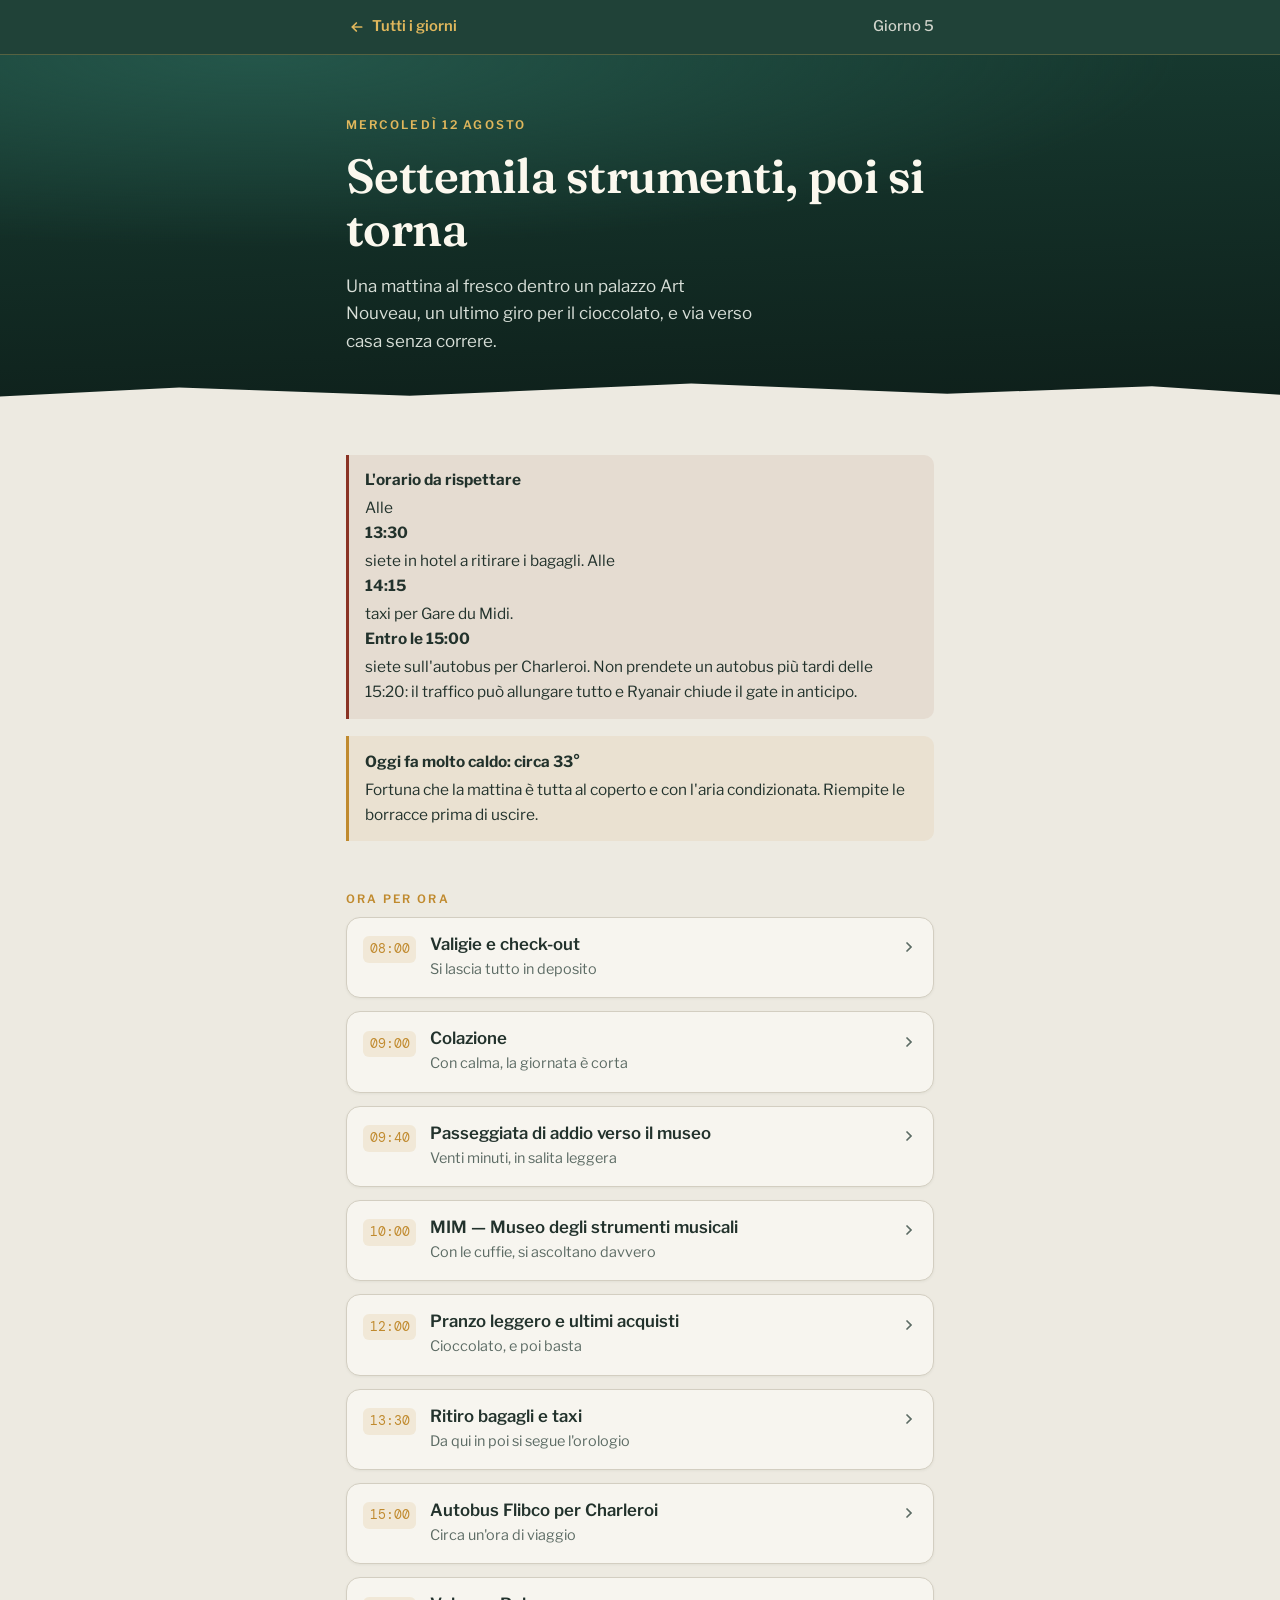
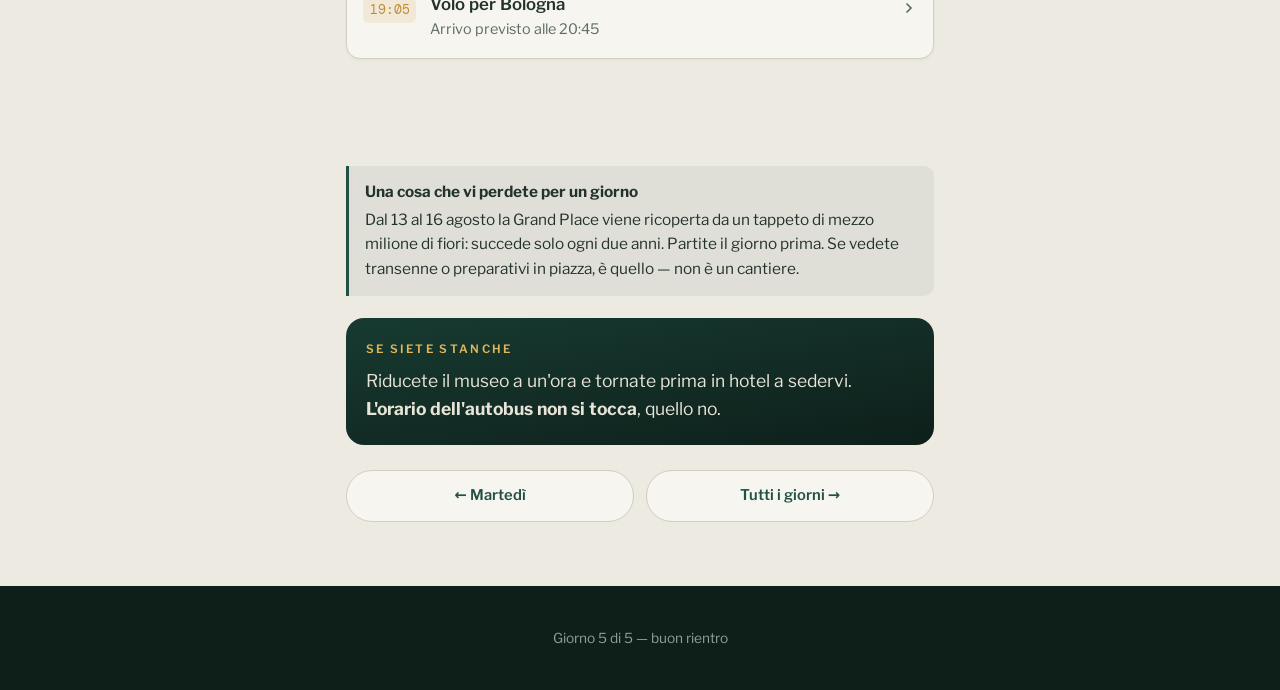
<file: mercoledi.html>
<!doctype html>
<html lang="it">
<head>
<meta charset="utf-8">
<meta name="viewport" content="width=device-width, initial-scale=1">
<meta name="robots" content="noindex, nofollow, noarchive, nosnippet, noimageindex">
<meta name="theme-color" content="#173B31">
<title>Mercoledì 12 agosto — Musica e partenza</title>
<link rel="preconnect" href="https://fonts.googleapis.com">
<link rel="preconnect" href="https://fonts.gstatic.com" crossorigin>
<link href="https://fonts.googleapis.com/css2?family=DM+Mono:wght@400;500&family=Fraunces:SOFT,WONK,opsz,wght@0..100,0..1,9..144,400..700&family=Libre+Franklin:wght@400;500;600;700&display=swap" rel="stylesheet">
<link rel="stylesheet" href="css/style.css">
</head>
<body>

<div class="topbar">
  <div class="topbar__in">
    <a class="back" href="index.html">
      <svg width="16" height="16" viewBox="0 0 24 24" fill="none" stroke="currentColor" stroke-width="2.6" stroke-linecap="round"><path d="M19 12H6M11 6l-6 6 6 6"/></svg>
      Tutti i giorni
    </a>
    <span class="topbar__title">Giorno 5</span>
  </div>
</div>

<header class="hero">
  <div class="wrap">
    <p class="kicker rise">Mercoledì 12 agosto</p>
    <h1 class="rise">Settemila strumenti, poi si torna</h1>
    <p class="lede rise">Una mattina al fresco dentro un palazzo Art Nouveau, un ultimo giro per il cioccolato, e via verso casa senza correre.</p>
  </div>
</header>

<main>
  <section class="section section--tight">
    <div class="wrap">
      <div class="note note--warn">
        <strong>L'orario da rispettare</strong>
        <p>Alle <strong>13:30</strong> siete in hotel a ritirare i bagagli. Alle <strong>14:15</strong> taxi per Gare du Midi. <strong>Entro le 15:00</strong> siete sull'autobus per Charleroi. Non prendete un autobus più tardi delle 15:20: il traffico può allungare tutto e Ryanair chiude il gate in anticipo.</p>
      </div>
      <div class="note">
        <strong>Oggi fa molto caldo: circa 33°</strong>
        <p>Fortuna che la mattina è tutta al coperto e con l'aria condizionata. Riempite le borracce prima di uscire.</p>
      </div>
    </div>
  </section>

  <section class="section" style="padding-top:.2rem">
    <div class="wrap">
      <p class="eyebrow">Ora per ora</p>

      <details class="stop" data-maps="Bedford Hotel & Congress Centre, Rue du Midi 135, 1000 Bruxelles">
        <summary>
          <span class="stop__time">08:00</span>
          <span class="stop__head">
            <span class="stop__name">Valigie e check-out</span>
            <span class="stop__hint">Si lascia tutto in deposito</span>
          </span>
          <svg class="stop__chev" width="16" height="16" viewBox="0 0 24 24" fill="none" stroke="currentColor" stroke-width="2.6" stroke-linecap="round"><path d="M9 6l6 6-6 6"/></svg>
        </summary>
        <div class="stop__body">
          <div class="field">
            <span class="field__label">Cosa fare</span>
            <ul>
              <li>Preparate <strong>completamente</strong> le valigie: oggi non si torna in camera.</li>
              <li>Check-out entro le 09:15.</li>
              <li>Lasciate i bagagli nel deposito dell'hotel, è gratuito.</li>
              <li>Se vi danno un tagliando o una ricevuta, tenetela in borsa, non in valigia.</li>
            </ul>
          </div>
          <div class="field">
            <span class="field__label">Nella borsa a mano</span>
            <p>Documenti, carte d'imbarco, biglietti Flibco, contanti, telefono e caricabatterie, acqua, una maglia leggera per l'aereo.</p>
          </div>
        </div>
      </details>

      <details class="stop" data-maps="Café Capitale, Rue du Midi 45, 1000 Bruxelles">
        <summary>
          <span class="stop__time">09:00</span>
          <span class="stop__head">
            <span class="stop__name">Colazione</span>
            <span class="stop__hint">Con calma, la giornata è corta</span>
          </span>
          <svg class="stop__chev" width="16" height="16" viewBox="0 0 24 24" fill="none" stroke="currentColor" stroke-width="2.6" stroke-linecap="round"><path d="M9 6l6 6-6 6"/></svg>
        </summary>
        <div class="stop__body">
          <div class="field">
            <span class="field__label">Dove</span>
            <p>In hotel oppure in una delle caffetterie lungo Rue du Midi. <strong>Café Capitale</strong> al numero 45 è la solita scelta comoda.</p>
          </div>
        </div>
      </details>

      <details class="stop">
        <summary>
          <span class="stop__time">09:40</span>
          <span class="stop__head">
            <span class="stop__name">Passeggiata di addio verso il museo</span>
            <span class="stop__hint">Venti minuti, in salita leggera</span>
          </span>
          <svg class="stop__chev" width="16" height="16" viewBox="0 0 24 24" fill="none" stroke="currentColor" stroke-width="2.6" stroke-linecap="round"><path d="M9 6l6 6-6 6"/></svg>
        </summary>
        <div class="stop__body">
          <div class="field">
            <span class="field__label">Il percorso</span>
            <p>Manneken Pis → Grand Place → Mont des Arts → Place Royale → edificio Old England. È il giro che avete già fatto: rifatelo con calma, sapendo che è l'ultimo.</p>
          </div>
        </div>
      </details>

      <details class="stop" data-maps="Musical Instruments Museum, Rue Montagne de la Cour 2, 1000 Bruxelles">
        <summary>
          <span class="stop__time">10:00</span>
          <span class="stop__head">
            <span class="stop__name">MIM — Museo degli strumenti musicali</span>
            <span class="stop__hint">Con le cuffie, si ascoltano davvero</span>
          </span>
          <svg class="stop__chev" width="16" height="16" viewBox="0 0 24 24" fill="none" stroke="currentColor" stroke-width="2.6" stroke-linecap="round"><path d="M9 6l6 6-6 6"/></svg>
        </summary>
        <div class="stop__body">
          <div class="field">
            <span class="field__label">La storia</span>
            <p>Il museo sta dentro l'<strong>Old England</strong>, un grande magazzino del 1899 costruito interamente in ferro e vetro nero: uno dei capolavori dell'Art Nouveau bruxellese. Vale la visita già solo l'edificio, con la sua facciata a balconcini e la scala interna.</p>
            <p>Dentro ci sono oltre settemila strumenti da tutto il mondo e da ogni epoca, dal Medioevo a oggi, ordinati per famiglia: archi, fiati, tastiere, percussioni, strumenti popolari.</p>
          </div>
          <div class="field">
            <span class="field__label">Come funziona</span>
            <p>All'ingresso vi danno delle <strong>cuffie</strong>. Quando vi avvicinate a una vetrina, partono da sole: sentite quello strumento suonato davvero. Non serve capire le didascalie, non serve l'italiano — si ascolta e basta. Ci sono quasi trecento esempi sonori.</p>
          </div>
          <div class="field">
            <span class="field__label">Orari e costo</span>
            <p>Mercoledì 9:30 – 17:00, ultimo ingresso alle 16:30. Circa 15 € a testa.</p>
          </div>
          <div class="field">
            <span class="field__label">Come regolarsi</span>
            <p>Datevi <strong>un'ora e tre quarti</strong> e non cercate di vedere tutte le sale: è impossibile e finireste stanche. Scegliete due o tre piani e godeteveli.</p>
          </div>
          <div class="field">
            <span class="field__label">Attenzione</span>
            <p>Il ristorante panoramico in cima <strong>risulta chiuso</strong>: non contateci per il pranzo.</p>
          </div>
        </div>
      </details>

      <details class="stop">
        <summary>
          <span class="stop__time">12:00</span>
          <span class="stop__head">
            <span class="stop__name">Pranzo leggero e ultimi acquisti</span>
            <span class="stop__hint">Cioccolato, e poi basta</span>
          </span>
          <svg class="stop__chev" width="16" height="16" viewBox="0 0 24 24" fill="none" stroke="currentColor" stroke-width="2.6" stroke-linecap="round"><path d="M9 6l6 6-6 6"/></svg>
        </summary>
        <div class="stop__body">
          <div class="field">
            <span class="field__label">Dove mangiare</span>
            <p>Scendete verso il centro e prendete qualcosa di leggero: <strong>Pistolet Original</strong> se non l'avete già fatto, <strong>Café Capitale</strong>, o uno dei locali dentro le Galeries Saint-Hubert.</p>
          </div>
          <div class="field">
            <span class="field__label">Il cioccolato</span>
            <p>Per risparmiare, prendete le <strong>confezioni già pronte</strong> invece di far comporre l'assortimento pezzo per pezzo: costano molto meno a parità di quantità. Le trovate ovunque fra Grand Place e Galeries.</p>
          </div>
          <div class="field">
            <span class="field__label">Occhio all'ora</span>
            <p>Alle 13:15 chiudete gli acquisti e incamminatevi. Da qui all'hotel sono dieci minuti scarsi.</p>
          </div>
        </div>
      </details>

      <details class="stop" data-maps="Bedford Hotel & Congress Centre, Rue du Midi 135, 1000 Bruxelles">
        <summary>
          <span class="stop__time">13:30</span>
          <span class="stop__head">
            <span class="stop__name">Ritiro bagagli e taxi</span>
            <span class="stop__hint">Da qui in poi si segue l'orologio</span>
          </span>
          <svg class="stop__chev" width="16" height="16" viewBox="0 0 24 24" fill="none" stroke="currentColor" stroke-width="2.6" stroke-linecap="round"><path d="M9 6l6 6-6 6"/></svg>
        </summary>
        <div class="stop__body">
          <div class="field">
            <span class="field__label">In hotel</span>
            <p>Ritirate le valigie e chiedete alla reception di chiamare un taxi mostrando questa frase:</p>
            <p class="addr">Pouvez-vous appeler un taxi pour la Gare du Midi, s'il vous plaît ?</p>
          </div>
          <div class="field">
            <span class="field__label">In taxi</span>
            <p>Mostrate al tassista i biglietti Flibco e chiedete di lasciarvi <strong>vicino alla fermata dell'autobus per Charleroi</strong>, non all'ingresso principale della stazione.</p>
          </div>
        </div>
      </details>

      <details class="stop" data-maps="Bruxelles-Midi, 1060 Saint-Gilles">
        <summary>
          <span class="stop__time">15:00</span>
          <span class="stop__head">
            <span class="stop__name">Autobus Flibco per Charleroi</span>
            <span class="stop__hint">Circa un'ora di viaggio</span>
          </span>
          <svg class="stop__chev" width="16" height="16" viewBox="0 0 24 24" fill="none" stroke="currentColor" stroke-width="2.6" stroke-linecap="round"><path d="M9 6l6 6-6 6"/></svg>
        </summary>
        <div class="stop__body">
          <div class="field">
            <span class="field__label">Alla fermata</span>
            <ul>
              <li>La fermata è <strong>su Rue de France</strong>, a lato della stazione Midi, non dentro l'atrio.</li>
              <li>Non c'è niente da ritirare: mostrate il foglio all'autista salendo.</li>
              <li>Controllate sul display che la destinazione sia <strong>CHARLEROI AIRPORT (CRL)</strong>.</li>
              <li>Non scendete prima dell'aeroporto: è il capolinea.</li>
            </ul>
          </div>
          <div class="field">
            <span class="field__label">All'arrivo</span>
            <p>Seguite i cartelli <strong>Departures / Départs</strong>. Arrivo previsto intorno alle 16:00, salvo traffico: avete tre ore abbondanti prima del volo.</p>
          </div>
        </div>
      </details>

      <details class="stop">
        <summary>
          <span class="stop__time">19:05</span>
          <span class="stop__head">
            <span class="stop__name">Volo per Bologna</span>
            <span class="stop__hint">Arrivo previsto alle 20:45</span>
          </span>
          <svg class="stop__chev" width="16" height="16" viewBox="0 0 24 24" fill="none" stroke="currentColor" stroke-width="2.6" stroke-linecap="round"><path d="M9 6l6 6-6 6"/></svg>
        </summary>
        <div class="stop__body">
          <div class="field">
            <span class="field__label">In aeroporto</span>
            <p>Volo Ryanair <strong>FR4682</strong>. Presentatevi al gate con largo anticipo: Ryanair può chiuderlo prima dell'orario di partenza.</p>
          </div>
          <div class="field">
            <span class="field__label">Tutti i dettagli</span>
            <p><a href="viaggio.html">Apri la pagina Voli e trasferimenti</a></p>
          </div>
        </div>
      </details>

    </div>
  </section>

  <section class="section section--tight">
    <div class="wrap">
      <div class="note note--calm">
        <strong>Una cosa che vi perdete per un giorno</strong>
        <p>Dal 13 al 16 agosto la Grand Place viene ricoperta da un tappeto di mezzo milione di fiori: succede solo ogni due anni. Partite il giorno prima. Se vedete transenne o preparativi in piazza, è quello — non è un cantiere.</p>
      </div>

      <div class="panel">
        <p class="eyebrow">Se siete stanche</p>
        <p style="margin-bottom:0">Riducete il museo a un'ora e tornate prima in hotel a sedervi. <strong>L'orario dell'autobus non si tocca</strong>, quello no.</p>
      </div>

      <div class="pager">
        <a href="martedi.html">← Martedì</a>
        <a href="index.html">Tutti i giorni →</a>
      </div>
    </div>
  </section>
</main>

<footer class="foot">
  <div class="wrap"><p style="margin:0">Giorno 5 di 5 — buon rientro</p></div>
</footer>

<script src="js/main.js"></script>
</body>
</html>
</file>
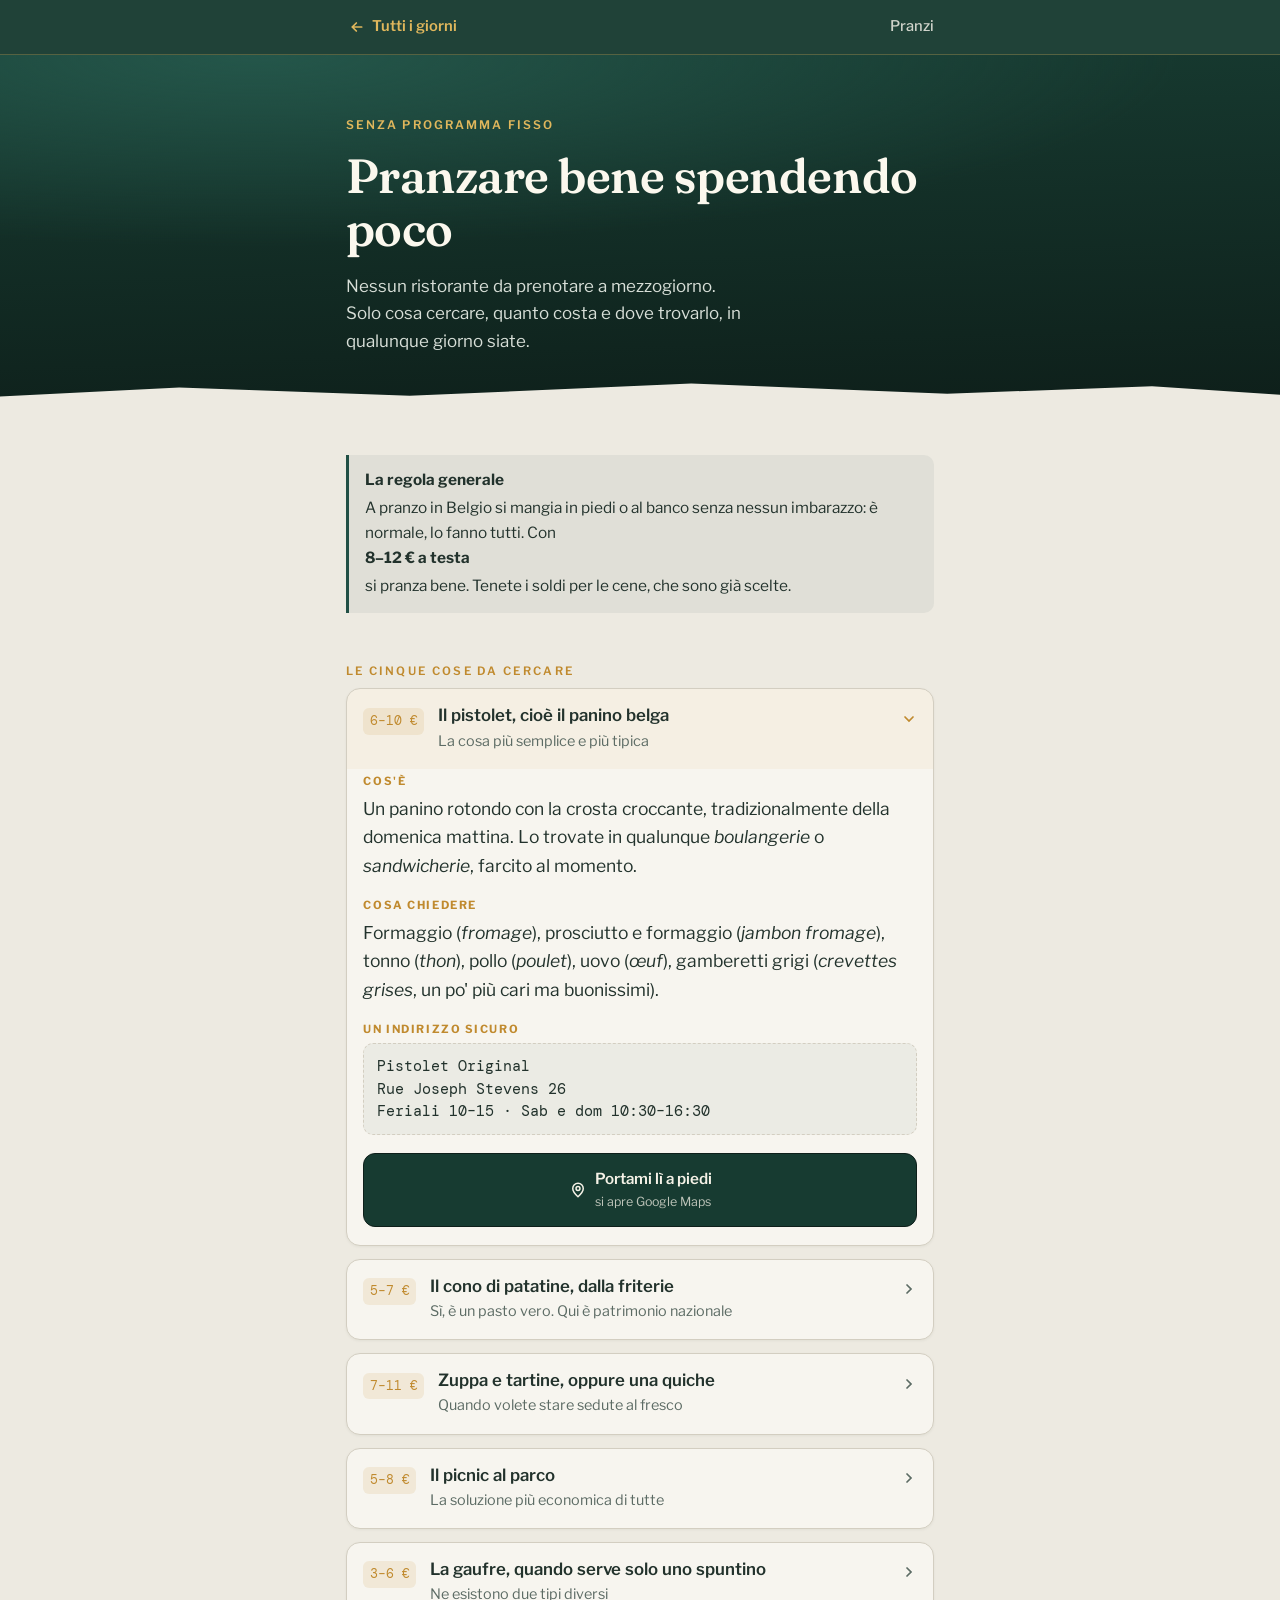
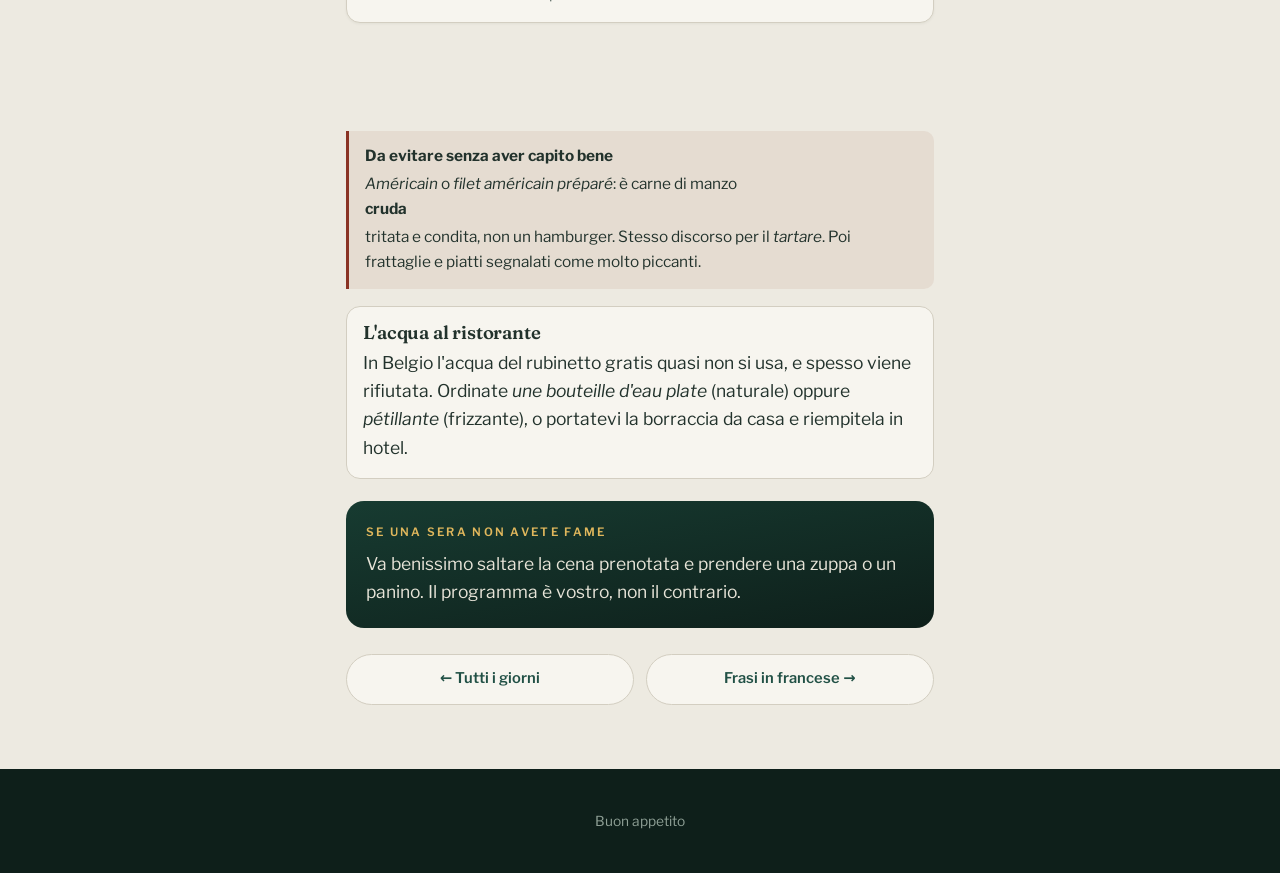
<file: pranzi.html>
<!doctype html>
<html lang="it">
<head>
<meta charset="utf-8">
<meta name="viewport" content="width=device-width, initial-scale=1">
<meta name="robots" content="noindex, nofollow, noarchive, nosnippet, noimageindex">
<meta name="theme-color" content="#173B31">
<title>Pranzi economici — cosa mangiare</title>
<link rel="preconnect" href="https://fonts.googleapis.com">
<link rel="preconnect" href="https://fonts.gstatic.com" crossorigin>
<link href="https://fonts.googleapis.com/css2?family=DM+Mono:wght@400;500&family=Fraunces:SOFT,WONK,opsz,wght@0..100,0..1,9..144,400..700&family=Libre+Franklin:wght@400;500;600;700&display=swap" rel="stylesheet">
<link rel="stylesheet" href="css/style.css">
</head>
<body>

<div class="topbar">
  <div class="topbar__in">
    <a class="back" href="index.html">
      <svg width="16" height="16" viewBox="0 0 24 24" fill="none" stroke="currentColor" stroke-width="2.6" stroke-linecap="round"><path d="M19 12H6M11 6l-6 6 6 6"/></svg>
      Tutti i giorni
    </a>
    <span class="topbar__title">Pranzi</span>
  </div>
</div>

<header class="hero">
  <div class="wrap">
    <p class="kicker rise">Senza programma fisso</p>
    <h1 class="rise">Pranzare bene spendendo poco</h1>
    <p class="lede rise">Nessun ristorante da prenotare a mezzogiorno. Solo cosa cercare, quanto costa e dove trovarlo, in qualunque giorno siate.</p>
  </div>
</header>

<main>
  <section class="section section--tight">
    <div class="wrap">
      <div class="note note--calm">
        <strong>La regola generale</strong>
        <p>A pranzo in Belgio si mangia in piedi o al banco senza nessun imbarazzo: è normale, lo fanno tutti. Con <strong>8–12 € a testa</strong> si pranza bene. Tenete i soldi per le cene, che sono già scelte.</p>
      </div>
    </div>
  </section>

  <section class="section" style="padding-top:.2rem">
    <div class="wrap">
      <p class="eyebrow">Le cinque cose da cercare</p>

      <details class="stop" data-maps="Pistolet Original, Rue Joseph Stevens 26, 1000 Bruxelles" open>
        <summary>
          <span class="stop__time">6–10 €</span>
          <span class="stop__head">
            <span class="stop__name">Il pistolet, cioè il panino belga</span>
            <span class="stop__hint">La cosa più semplice e più tipica</span>
          </span>
          <svg class="stop__chev" width="16" height="16" viewBox="0 0 24 24" fill="none" stroke="currentColor" stroke-width="2.6" stroke-linecap="round"><path d="M9 6l6 6-6 6"/></svg>
        </summary>
        <div class="stop__body">
          <div class="field">
            <span class="field__label">Cos'è</span>
            <p>Un panino rotondo con la crosta croccante, tradizionalmente della domenica mattina. Lo trovate in qualunque <em>boulangerie</em> o <em>sandwicherie</em>, farcito al momento.</p>
          </div>
          <div class="field">
            <span class="field__label">Cosa chiedere</span>
            <p>Formaggio (<em>fromage</em>), prosciutto e formaggio (<em>jambon fromage</em>), tonno (<em>thon</em>), pollo (<em>poulet</em>), uovo (<em>œuf</em>), gamberetti grigi (<em>crevettes grises</em>, un po' più cari ma buonissimi).</p>
          </div>
          <div class="field">
            <span class="field__label">Un indirizzo sicuro</span>
            <p class="addr">Pistolet Original<br>Rue Joseph Stevens 26<br>Feriali 10–15 · Sab e dom 10:30–16:30</p>
          </div>
        </div>
      </details>

      <details class="stop" data-maps="Fritkot Chouke, Rue du Vieux Marché aux Grains 2, 1000 Bruxelles">
        <summary>
          <span class="stop__time">5–7 €</span>
          <span class="stop__head">
            <span class="stop__name">Il cono di patatine, dalla friterie</span>
            <span class="stop__hint">Sì, è un pasto vero. Qui è patrimonio nazionale</span>
          </span>
          <svg class="stop__chev" width="16" height="16" viewBox="0 0 24 24" fill="none" stroke="currentColor" stroke-width="2.6" stroke-linecap="round"><path d="M9 6l6 6-6 6"/></svg>
        </summary>
        <div class="stop__body">
          <div class="field">
            <span class="field__label">Come funziona</span>
            <p>Le patatine si friggono due volte, sono spesse e restano morbide dentro. Si ordinano in cono di carta con una salsa a scelta. Una porzione «piccola» in due si divide benissimo.</p>
          </div>
          <div class="field">
            <span class="field__label">Le salse</span>
            <p>Chiedete <em>andalouse</em> (leggermente piccante, la preferita dei belgi), <em>tartare</em>, <em>samouraï</em> (piccante vera) o semplicemente <em>mayonnaise</em>. Il ketchup qui lo guardano male.</p>
          </div>
          <div class="field">
            <span class="field__label">Tre indirizzi in centro</span>
            <p class="addr">Fritkot Chouke — Rue du Vieux Marché aux Grains 2<br>ogni giorno 12–23 · il migliore dei tre

Patatak — Rue de la Bourse 34<br>ogni giorno 12–22

Fritland — Rue Henri Maus 49<br>ogni giorno 11–01 · il più famoso, spesso in coda</p>
          </div>
          <div class="field">
            <span class="field__label">Per voi</span>
            <p>Le patatine da sole sono senza carne. Se volete aggiungere qualcosa, hanno tutti opzioni vegetariane; le crocchette di formaggio sono la scelta giusta.</p>
          </div>
        </div>
      </details>

      <details class="stop" data-maps="Café Capitale, Rue du Midi 45, 1000 Bruxelles">
        <summary>
          <span class="stop__time">7–11 €</span>
          <span class="stop__head">
            <span class="stop__name">Zuppa e tartine, oppure una quiche</span>
            <span class="stop__hint">Quando volete stare sedute al fresco</span>
          </span>
          <svg class="stop__chev" width="16" height="16" viewBox="0 0 24 24" fill="none" stroke="currentColor" stroke-width="2.6" stroke-linecap="round"><path d="M9 6l6 6-6 6"/></svg>
        </summary>
        <div class="stop__body">
          <div class="field">
            <span class="field__label">Cosa cercare sul menu</span>
            <ul>
              <li><em>Soupe du jour</em> — la zuppa del giorno, servita con pane. Anche d'estate ci sono zuppe fredde.</li>
              <li><em>Tartine</em> — fetta di pane con sopra formaggio o verdure, non è un dolce.</li>
              <li><em>Quiche</em> o <em>tarte salée</em> — torta salata, di solito con insalata. Le panetterie ne hanno sempre.</li>
              <li><em>Croquettes au fromage</em> — due crocchette di formaggio con insalata sono un pranzo completo.</li>
            </ul>
          </div>
          <div class="field">
            <span class="field__label">Un posto comodo vicino all'hotel</span>
            <p class="addr">Café Capitale<br>Rue du Midi 45<br>tutti i giorni dalle 8:00 alle 19:00</p>
          </div>
        </div>
      </details>

      <details class="stop">
        <summary>
          <span class="stop__time">5–8 €</span>
          <span class="stop__head">
            <span class="stop__name">Il picnic al parco</span>
            <span class="stop__hint">La soluzione più economica di tutte</span>
          </span>
          <svg class="stop__chev" width="16" height="16" viewBox="0 0 24 24" fill="none" stroke="currentColor" stroke-width="2.6" stroke-linecap="round"><path d="M9 6l6 6-6 6"/></svg>
        </summary>
        <div class="stop__body">
          <div class="field">
            <span class="field__label">Come si fa</span>
            <p>Entrate in un supermercato — <strong>Delhaize</strong> o <strong>Carrefour Express</strong>, ce ne sono ovunque in centro — e prendete pane, formaggio, frutta e acqua. Spendete la metà e mangiate con calma.</p>
          </div>
          <div class="field">
            <span class="field__label">Dove sedersi</span>
            <ul>
              <li><strong>Parc de Bruxelles</strong> — grande, alberato, panchine ovunque.</li>
              <li><strong>Petit Sablon</strong> — piccolo, ombroso, con le statuette dei mestieri.</li>
              <li><strong>Mont des Arts</strong> — i gradini, con la vista.</li>
            </ul>
          </div>
        </div>
      </details>

      <details class="stop" data-maps="La maison des gaufres, Rue du Marché aux Herbes 109, 1000 Bruxelles">
        <summary>
          <span class="stop__time">3–6 €</span>
          <span class="stop__head">
            <span class="stop__name">La gaufre, quando serve solo uno spuntino</span>
            <span class="stop__hint">Ne esistono due tipi diversi</span>
          </span>
          <svg class="stop__chev" width="16" height="16" viewBox="0 0 24 24" fill="none" stroke="currentColor" stroke-width="2.6" stroke-linecap="round"><path d="M9 6l6 6-6 6"/></svg>
        </summary>
        <div class="stop__body">
          <div class="field">
            <span class="field__label">Quale scegliere</span>
            <p>La <strong>gaufre de Liège</strong> è piccola, compatta e dolce, con lo zucchero caramellato dentro: si mangia in mano, calda, senza niente sopra. È quella buona.</p>
            <p>La <strong>gaufre de Bruxelles</strong> è grande, leggera e rettangolare, si serve nel piatto con panna o cioccolato. Costa di più.</p>
          </div>
          <div class="field">
            <span class="field__label">Consiglio</span>
            <p>Prendetela semplice. Ogni aggiunta si paga a parte e la cifra sale in fretta: una Liège calda da 3 € è meglio di una Bruxelles da 9 € coperta di panna.</p>
          </div>
          <div class="field">
            <span class="field__label">Un indirizzo in centro</span>
            <p class="addr">La maison des gaufres<br>Rue du Marché aux Herbes 109<br>tutti i giorni dalle 8:00</p>
          </div>
        </div>
      </details>

    </div>
  </section>

  <section class="section section--tight">
    <div class="wrap">
      <div class="note note--warn">
        <strong>Da evitare senza aver capito bene</strong>
        <p><em>Américain</em> o <em>filet américain préparé</em>: è carne di manzo <strong>cruda</strong> tritata e condita, non un hamburger. Stesso discorso per il <em>tartare</em>. Poi frattaglie e piatti segnalati come molto piccanti.</p>
      </div>

      <div class="card">
        <h3>L'acqua al ristorante</h3>
        <p style="margin-bottom:0">In Belgio l'acqua del rubinetto gratis quasi non si usa, e spesso viene rifiutata. Ordinate <em>une bouteille d'eau plate</em> (naturale) oppure <em>pétillante</em> (frizzante), o portatevi la borraccia da casa e riempitela in hotel.</p>
      </div>

      <div class="panel">
        <p class="eyebrow">Se una sera non avete fame</p>
        <p style="margin-bottom:0">Va benissimo saltare la cena prenotata e prendere una zuppa o un panino. Il programma è vostro, non il contrario.</p>
      </div>

      <div class="pager">
        <a href="index.html">← Tutti i giorni</a>
        <a href="frasi.html">Frasi in francese →</a>
      </div>
    </div>
  </section>
</main>

<footer class="foot">
  <div class="wrap"><p style="margin:0">Buon appetito</p></div>
</footer>

<script src="js/main.js"></script>
</body>
</html>
</file>
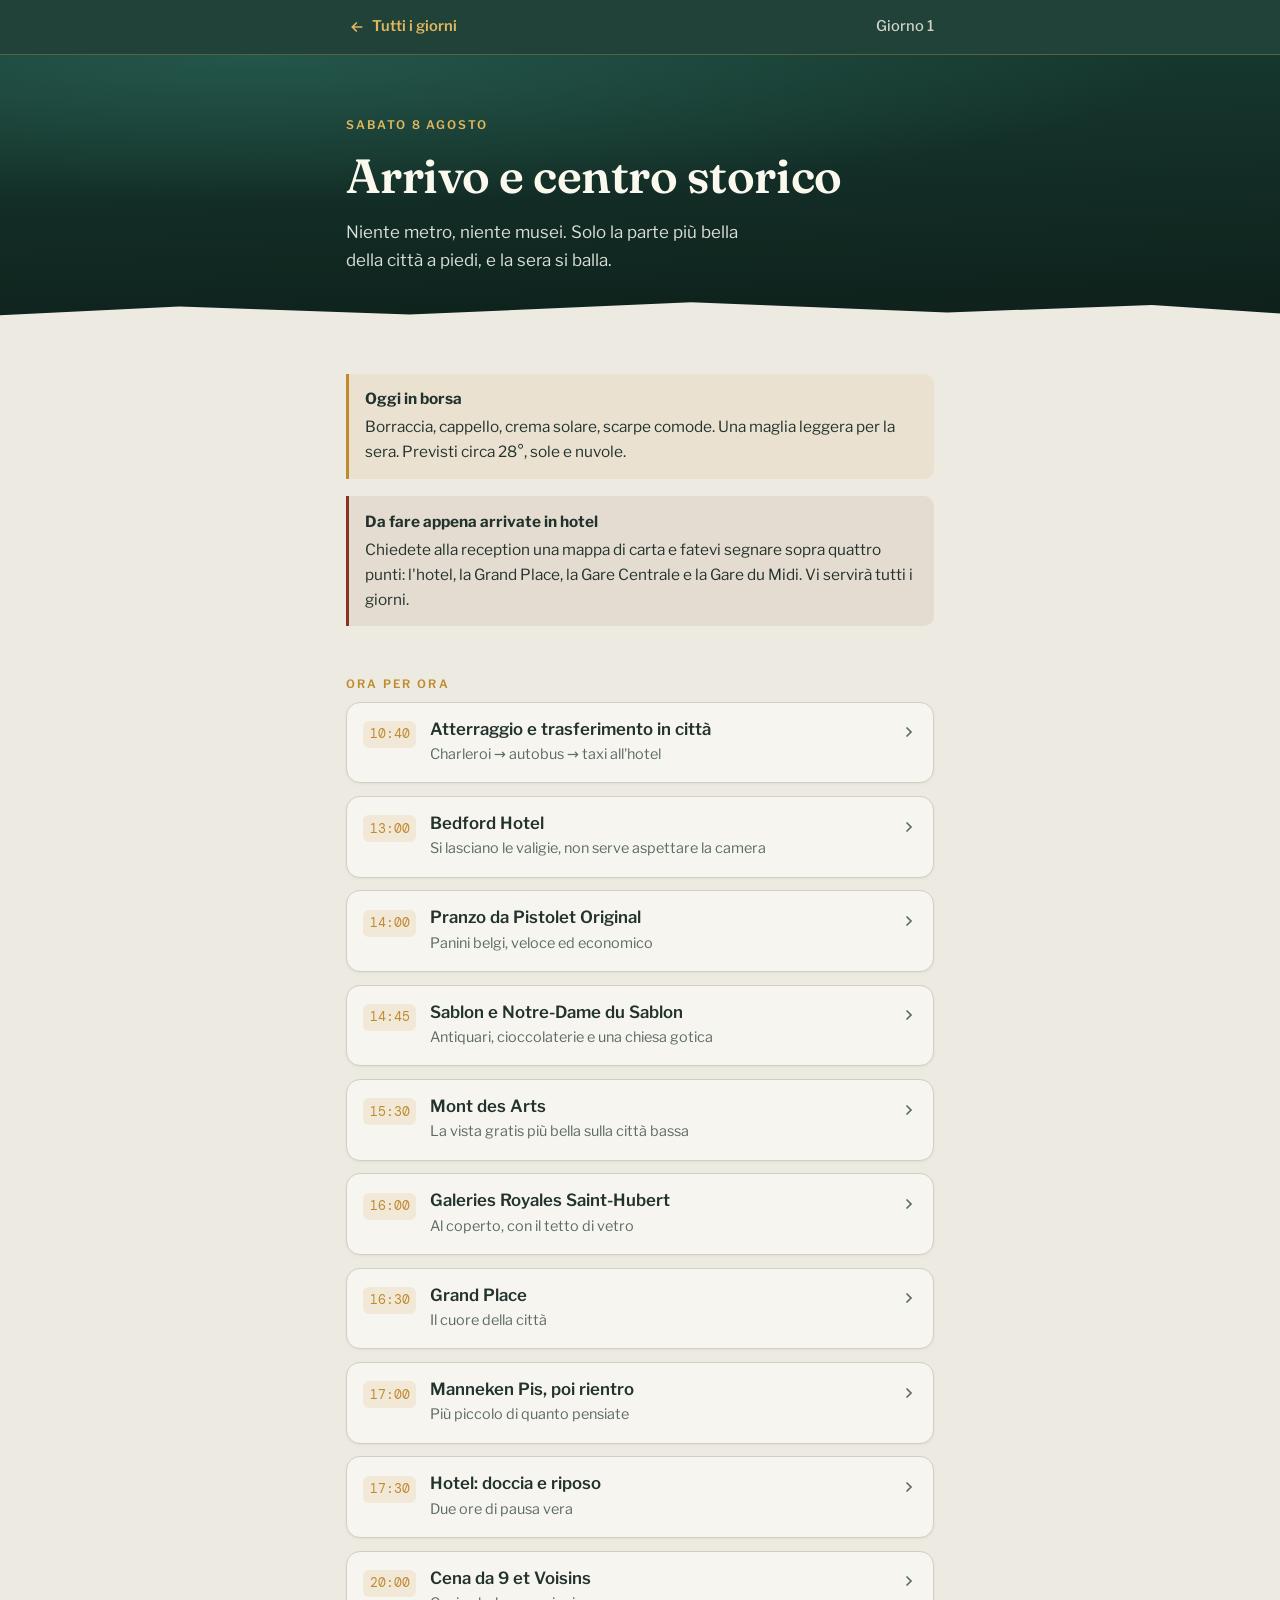
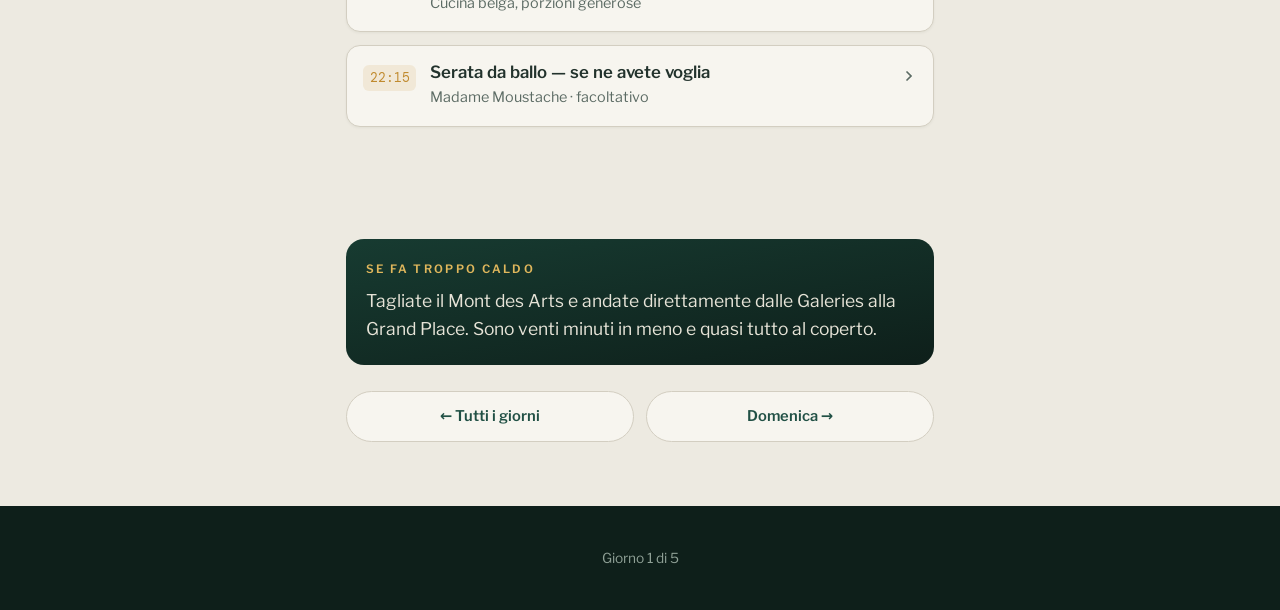
<file: sabato.html>
<!doctype html>
<html lang="it">
<head>
<meta charset="utf-8">
<meta name="viewport" content="width=device-width, initial-scale=1">
<meta name="robots" content="noindex, nofollow, noarchive, nosnippet, noimageindex">
<meta name="theme-color" content="#173B31">
<title>Sabato 8 agosto — Arrivo e centro storico</title>
<link rel="preconnect" href="https://fonts.googleapis.com">
<link rel="preconnect" href="https://fonts.gstatic.com" crossorigin>
<link href="https://fonts.googleapis.com/css2?family=DM+Mono:wght@400;500&family=Fraunces:SOFT,WONK,opsz,wght@0..100,0..1,9..144,400..700&family=Libre+Franklin:wght@400;500;600;700&display=swap" rel="stylesheet">
<link rel="stylesheet" href="css/style.css">
</head>
<body>

<div class="topbar">
  <div class="topbar__in">
    <a class="back" href="index.html">
      <svg width="16" height="16" viewBox="0 0 24 24" fill="none" stroke="currentColor" stroke-width="2.6" stroke-linecap="round"><path d="M19 12H6M11 6l-6 6 6 6"/></svg>
      Tutti i giorni
    </a>
    <span class="topbar__title">Giorno 1</span>
  </div>
</div>

<header class="hero">
  <div class="wrap">
    <p class="kicker rise">Sabato 8 agosto</p>
    <h1 class="rise">Arrivo e centro storico</h1>
    <p class="lede rise">Niente metro, niente musei. Solo la parte più bella della città a piedi, e la sera si balla.</p>
  </div>
</header>

<main>
  <section class="section section--tight">
    <div class="wrap">
      <div class="note">
        <strong>Oggi in borsa</strong>
        <p>Borraccia, cappello, crema solare, scarpe comode. Una maglia leggera per la sera. Previsti circa 28°, sole e nuvole.</p>
      </div>
      <div class="note note--warn">
        <strong>Da fare appena arrivate in hotel</strong>
        <p>Chiedete alla reception una mappa di carta e fatevi segnare sopra quattro punti: l'hotel, la Grand Place, la Gare Centrale e la Gare du Midi. Vi servirà tutti i giorni.</p>
      </div>
    </div>
  </section>

  <section class="section" style="padding-top:.2rem">
    <div class="wrap">
      <p class="eyebrow">Ora per ora</p>

      <details class="stop">
        <summary>
          <span class="stop__time">10:40</span>
          <span class="stop__head">
            <span class="stop__name">Atterraggio e trasferimento in città</span>
            <span class="stop__hint">Charleroi → autobus → taxi all'hotel</span>
          </span>
          <svg class="stop__chev" width="16" height="16" viewBox="0 0 24 24" fill="none" stroke="currentColor" stroke-width="2.6" stroke-linecap="round"><path d="M9 6l6 6-6 6"/></svg>
        </summary>
        <div class="stop__body">
          <div class="field">
            <span class="field__label">In breve</span>
            <p>Ritiro bagagli, autobus Flibco fino a Bruxelles Midi, poi taxi all'hotel. Circa due ore in tutto.</p>
          </div>
          <div class="field">
            <span class="field__label">Tutti i dettagli</span>
            <p><a href="viaggio.html">Apri la pagina Voli e trasferimenti</a> — ci sono i numeri del volo, dove si prende l'autobus e cosa mostrare al tassista.</p>
          </div>
        </div>
      </details>

      <details class="stop" data-maps="Bedford Hotel & Congress Centre, Rue du Midi 135, 1000 Bruxelles">
        <summary>
          <span class="stop__time">13:00</span>
          <span class="stop__head">
            <span class="stop__name">Bedford Hotel</span>
            <span class="stop__hint">Si lasciano le valigie, non serve aspettare la camera</span>
          </span>
          <svg class="stop__chev" width="16" height="16" viewBox="0 0 24 24" fill="none" stroke="currentColor" stroke-width="2.6" stroke-linecap="round"><path d="M9 6l6 6-6 6"/></svg>
        </summary>
        <div class="stop__body">
          <div class="field">
            <span class="field__label">Dove</span>
            <p class="addr">Bedford Hotel &amp; Congress Centre<br>135–137 Rue du Midi<br>1000 Bruxelles</p>
            <a class="tel" href="tel:+3225070000">Chiama l'hotel</a>
          </div>
          <div class="field">
            <span class="field__label">Cosa fare</span>
            <ul>
              <li>Mostrate la conferma della prenotazione.</li>
              <li>Se la camera non è pronta, il deposito bagagli è gratuito: lasciate le valigie e uscite.</li>
              <li>Chiedete la mappa di carta e fatevi segnare i punti principali.</li>
            </ul>
          </div>
          <div class="field">
            <span class="field__label">Buono a sapersi</span>
            <p>L'hotel è a dieci minuti a piedi sia dalla Grand Place sia dalla Stazione Centrale. Tutto quello che fate oggi è raggiungibile senza mezzi.</p>
          </div>
        </div>
      </details>

      <details class="stop" data-maps="Pistolet Original, Rue Joseph Stevens 26, 1000 Bruxelles">
        <summary>
          <span class="stop__time">14:00</span>
          <span class="stop__head">
            <span class="stop__name">Pranzo da Pistolet Original</span>
            <span class="stop__hint">Panini belgi, veloce ed economico</span>
          </span>
          <svg class="stop__chev" width="16" height="16" viewBox="0 0 24 24" fill="none" stroke="currentColor" stroke-width="2.6" stroke-linecap="round"><path d="M9 6l6 6-6 6"/></svg>
        </summary>
        <div class="stop__body">
          <div class="field">
            <span class="field__label">Cos'è</span>
            <p>Il <em>pistolet</em> è il panino rotondo della domenica belga: crosta croccante, mollica soffice. Qui lo fanno con ripieni classici e si mangia in piedi o seduti, senza cerimonie.</p>
          </div>
          <div class="field">
            <span class="field__label">Dove</span>
            <p class="addr">Rue Joseph Stevens 26<br>1000 Bruxelles</p>
          </div>
          <div class="field">
            <span class="field__label">Orari e costo</span>
            <p>Sabato 10:30 – 16:30. Circa 8–12 € a testa.</p>
          </div>
          <div class="field">
            <span class="field__label">Cosa scegliere</span>
            <p>Formaggio, prosciutto e formaggio, pollo, tonno o le crocchette. <strong>Evitate la voce «américain»</strong>: è carne cruda condita, non hamburger.</p>
          </div>
        </div>
      </details>

      <details class="stop" data-maps="Église Notre-Dame du Sablon, 1000 Bruxelles">
        <summary>
          <span class="stop__time">14:45</span>
          <span class="stop__head">
            <span class="stop__name">Sablon e Notre-Dame du Sablon</span>
            <span class="stop__hint">Antiquari, cioccolaterie e una chiesa gotica</span>
          </span>
          <svg class="stop__chev" width="16" height="16" viewBox="0 0 24 24" fill="none" stroke="currentColor" stroke-width="2.6" stroke-linecap="round"><path d="M9 6l6 6-6 6"/></svg>
        </summary>
        <div class="stop__body">
          <div class="field">
            <span class="field__label">La storia</span>
            <p>Nel Trecento questa era una zona sabbiosa fuori dalle mura, data ai balestrieri della città. La leggenda racconta che nel 1348 una donna di Anversa portò qui in barca una statua della Madonna: da quel pellegrinaggio nacque la chiesa, che i balestrieri ingrandirono fino a farne il gioiello gotico che si vede oggi.</p>
            <p>Intorno, la piazza è diventata il quartiere degli antiquari e dei cioccolatieri. Non serve comprare niente: vale la passeggiata e le vetrine.</p>
          </div>
          <div class="field">
            <span class="field__label">Come arrivarci</span>
            <p>È a due passi dal posto del pranzo: uscite da Rue Joseph Stevens e salite verso la piazza, tre minuti.</p>
          </div>
          <div class="field">
            <span class="field__label">Orari</span>
            <p>La chiesa è aperta di giorno e l'ingresso è libero. Le vetrate sono la cosa da guardare: entrate anche solo cinque minuti, dentro c'è fresco.</p>
          </div>
        </div>
      </details>

      <details class="stop" data-maps="Mont des Arts, 1000 Bruxelles">
        <summary>
          <span class="stop__time">15:30</span>
          <span class="stop__head">
            <span class="stop__name">Mont des Arts</span>
            <span class="stop__hint">La vista gratis più bella sulla città bassa</span>
          </span>
          <svg class="stop__chev" width="16" height="16" viewBox="0 0 24 24" fill="none" stroke="currentColor" stroke-width="2.6" stroke-linecap="round"><path d="M9 6l6 6-6 6"/></svg>
        </summary>
        <div class="stop__body">
          <div class="field">
            <span class="field__label">La storia</span>
            <p>Bruxelles è divisa in città alta, dei palazzi, e città bassa, dei mercanti. Il Mont des Arts è la scalinata che le unisce: un giardino geometrico creato all'inizio del Novecento e rifatto negli anni Cinquanta.</p>
            <p>Dall'alto dei gradini si vede tutta la città bassa e, in fondo, la guglia del municipio che spunta dalla Grand Place.</p>
          </div>
          <div class="field">
            <span class="field__label">Come arrivarci</span>
            <p>Dal Sablon si prosegue lungo Rue de la Régence e poi si scende: dieci minuti scarsi, in leggera discesa.</p>
          </div>
          <div class="field">
            <span class="field__label">Buono a sapersi</span>
            <p>Ci sono panchine e gradini all'ombra. È un buon punto per bere e riposare prima di scendere in centro.</p>
          </div>
        </div>
      </details>

      <details class="stop" data-maps="Galeries Royales Saint-Hubert, 1000 Bruxelles">
        <summary>
          <span class="stop__time">16:00</span>
          <span class="stop__head">
            <span class="stop__name">Galeries Royales Saint-Hubert</span>
            <span class="stop__hint">Al coperto, con il tetto di vetro</span>
          </span>
          <svg class="stop__chev" width="16" height="16" viewBox="0 0 24 24" fill="none" stroke="currentColor" stroke-width="2.6" stroke-linecap="round"><path d="M9 6l6 6-6 6"/></svg>
        </summary>
        <div class="stop__body">
          <div class="field">
            <span class="field__label">La storia</span>
            <p>Inaugurate nel 1847, sono fra le prime gallerie coperte d'Europa: precedono di trent'anni la Galleria di Milano. L'architetto Cluysenaar coprì tre strade con una volta di vetro e ferro, e la città ci venne a passeggiare al riparo dalla pioggia.</p>
            <p>Qui dentro, nel 1912, la famiglia Neuhaus inventò il <em>praliné</em>: il cioccolatino ripieno come lo conosciamo. Il negozio c'è ancora.</p>
          </div>
          <div class="field">
            <span class="field__label">Come arrivarci</span>
            <p>Si scende dal Mont des Arts verso la Cattedrale e si entra dal lato di Rue des Bouchers. Cinque minuti.</p>
          </div>
          <div class="field">
            <span class="field__label">Buono a sapersi</span>
            <p>È il rifugio migliore quando fa caldo: al coperto, con caffè e cioccolaterie. Ci passerete più volte in questi giorni.</p>
          </div>
        </div>
      </details>

      <details class="stop" data-maps="Grand Place, 1000 Bruxelles">
        <summary>
          <span class="stop__time">16:30</span>
          <span class="stop__head">
            <span class="stop__name">Grand Place</span>
            <span class="stop__hint">Il cuore della città</span>
          </span>
          <svg class="stop__chev" width="16" height="16" viewBox="0 0 24 24" fill="none" stroke="currentColor" stroke-width="2.6" stroke-linecap="round"><path d="M9 6l6 6-6 6"/></svg>
        </summary>
        <div class="stop__body">
          <div class="field">
            <span class="field__label">La storia</span>
            <p>Nel 1695 l'esercito francese bombardò Bruxelles per tre giorni e della piazza restarono in piedi solo il municipio e qualche muro. Le corporazioni dei mestieri — birrai, panettieri, sarti, barcaioli — la ricostruirono in appena cinque anni, ognuna la propria casa, ognuna più decorata della vicina. Da lì l'oro dappertutto.</p>
            <p>La torre del municipio è alta 96 metri ed è visibilmente fuori asse rispetto alla facciata: la leggenda dice che l'architetto si buttò giù per la vergogna, la verità è che dovette adattarsi a quello che c'era già.</p>
          </div>
          <div class="field">
            <span class="field__label">Come arrivarci</span>
            <p>Le Galeries sbucano a due minuti dalla piazza. Si entra da uno dei vicoli laterali e ci si trova dentro all'improvviso: è l'effetto migliore.</p>
          </div>
          <div class="field">
            <span class="field__label">Buono a sapersi</span>
            <p>Tornateci una sera dopo cena, quando le facciate sono illuminate: sembra un'altra piazza.</p>
          </div>
        </div>
      </details>

      <details class="stop" data-maps="Manneken Pis, 1000 Bruxelles">
        <summary>
          <span class="stop__time">17:00</span>
          <span class="stop__head">
            <span class="stop__name">Manneken Pis, poi rientro</span>
            <span class="stop__hint">Più piccolo di quanto pensiate</span>
          </span>
          <svg class="stop__chev" width="16" height="16" viewBox="0 0 24 24" fill="none" stroke="currentColor" stroke-width="2.6" stroke-linecap="round"><path d="M9 6l6 6-6 6"/></svg>
        </summary>
        <div class="stop__body">
          <div class="field">
            <span class="field__label">La storia</span>
            <p>La statuetta di bronzo è del 1619 ed è alta poco più di mezzo metro: quasi tutti restano delusi dalle dimensioni, e fa parte del gioco. Quello sulla fontana è una copia, l'originale è al museo della città sulla Grand Place.</p>
            <p>Ha un guardaroba di oltre mille costumi, regalati da città e associazioni di tutto il mondo, e viene vestito a rotazione secondo un calendario ufficiale. Se lo trovate in costume, è normale.</p>
          </div>
          <div class="field">
            <span class="field__label">Come arrivarci</span>
            <p>Tre minuti dalla Grand Place, all'angolo fra Rue de l'Étuve e Rue du Chêne. Da lì l'hotel è a cinque minuti scarsi.</p>
          </div>
        </div>
      </details>

      <details class="stop">
        <summary>
          <span class="stop__time">17:30</span>
          <span class="stop__head">
            <span class="stop__name">Hotel: doccia e riposo</span>
            <span class="stop__hint">Due ore di pausa vera</span>
          </span>
          <svg class="stop__chev" width="16" height="16" viewBox="0 0 24 24" fill="none" stroke="currentColor" stroke-width="2.6" stroke-linecap="round"><path d="M9 6l6 6-6 6"/></svg>
        </summary>
        <div class="stop__body">
          <div class="field">
            <span class="field__label">Cosa fare</span>
            <ul>
              <li>Check-in definitivo, se non l'avete già fatto.</li>
              <li>Portate in camera una bottiglia d'acqua per la notte.</li>
              <li>Mettete i telefoni in carica adesso, non stasera tardi.</li>
            </ul>
          </div>
        </div>
      </details>

      <details class="stop" data-maps="9 et Voisins, Rue Van Artevelde 1, 1000 Bruxelles">
        <summary>
          <span class="stop__time">20:00</span>
          <span class="stop__head">
            <span class="stop__name">Cena da 9 et Voisins</span>
            <span class="stop__hint">Cucina belga, porzioni generose</span>
          </span>
          <svg class="stop__chev" width="16" height="16" viewBox="0 0 24 24" fill="none" stroke="currentColor" stroke-width="2.6" stroke-linecap="round"><path d="M9 6l6 6-6 6"/></svg>
        </summary>
        <div class="stop__body">
          <div class="field">
            <span class="field__label">Dove</span>
            <p class="addr">Rue Van Artevelde 1<br>1000 Bruxelles</p>
            <a class="tel" href="tel:+3225129049">Chiama per prenotare</a>
          </div>
          <div class="field">
            <span class="field__label">Orari</span>
            <p>Sabato dalle 12:00 a mezzanotte. Meglio prenotare o presentarsi presto: il sabato sera si riempie.</p>
          </div>
          <div class="field">
            <span class="field__label">Cosa ordinare</span>
            <ul>
              <li><strong>Carbonnade flamande</strong> — spezzatino di manzo cotto nella birra scura, dolce e morbido.</li>
              <li><strong>Vol-au-vent</strong> — pollo e funghi in salsa dentro la sfoglia.</li>
              <li><strong>Croquettes au fromage</strong> — crocchette di formaggio, senza carne.</li>
              <li><strong>Stoemp</strong> — purè di patate e verdure, si può chiedere senza salsiccia.</li>
            </ul>
          </div>
          <div class="field">
            <span class="field__label">Buono a sapersi</span>
            <p>Le porzioni sono abbondanti e non ci sono antipasti: un piatto a testa basta. Hanno anche opzioni vegetariane, chiedete pure.</p>
          </div>
        </div>
      </details>

      <details class="stop" data-maps="Madame Moustache, Quai au Bois à Brûler 5, 1000 Bruxelles">
        <summary>
          <span class="stop__time">22:15</span>
          <span class="stop__head">
            <span class="stop__name">Serata da ballo — se ne avete voglia</span>
            <span class="stop__hint">Madame Moustache · facoltativo</span>
          </span>
          <svg class="stop__chev" width="16" height="16" viewBox="0 0 24 24" fill="none" stroke="currentColor" stroke-width="2.6" stroke-linecap="round"><path d="M9 6l6 6-6 6"/></svg>
        </summary>
        <div class="stop__body">
          <div class="field">
            <span class="field__label">Cosa c'è sabato sera</span>
            <p>La serata si chiama <strong>POP POP POP</strong>: musica pop, successi anni '80, '90 e 2000. È confermata sul calendario del locale per sabato 8 agosto, dalle 22:00 alle 4:00.</p>
          </div>
          <div class="field">
            <span class="field__label">Dove</span>
            <p class="addr">Madame Moustache<br>Quai au Bois à Brûler 5–7<br>1000 Bruxelles</p>
            <p>Sono 15 minuti a piedi dall'hotel, oppure una fermata di metro: linea 1 o 5, scendere a <strong>Sainte-Catherine</strong>, e il locale è a un minuto.</p>
          </div>
          <div class="field">
            <span class="field__label">Il biglietto</span>
            <p>Si compra <strong>sia online sia direttamente all'ingresso</strong>, quindi anche se cambiate idea all'ultimo momento potete andarci. Queste serate costano intorno ai 10 € a testa.</p>
          </div>
          <div class="field">
            <span class="field__label">Quando arrivare</span>
            <p>Fra le 22:15 e le 22:45 è il momento giusto: c'è già musica e non c'è ancora ressa. Andare più tardi significa trovare più coda e più gente.</p>
          </div>
          <div class="field">
            <span class="field__label">Cosa aspettarsi</span>
            <p>Locale piccolo, arredamento da vecchio cabaret, pubblico misto e internazionale, in media più giovane di voi. La musica però è quella giusta. Se non vi trovate bene, si esce dopo mezz'ora e non è successo niente: <strong>è un'opzione, non un impegno</strong>.</p>
          </div>
          <div class="field">
            <span class="field__label">Come tornare — importante</span>
            <p><strong>Non tornate a piedi di notte.</strong> Chiedete al personale del locale di chiamarvi un taxi per il Bedford Hotel: sono pochi euro e vi lasciano davanti alla porta.</p>
            <p>Se al locale non possono, c'è <strong>Collecto</strong>, il taxi notturno di Bruxelles: 6 € a persona a tariffa fissa, attivo tutte le notti dalle 23:00 alle 6:00. Si prenota chiamando lo <strong>02 800 36 36</strong> dalle 22 in poi.</p>
            <a class="tel" href="tel:+3228003636">Collecto · 02 800 36 36</a>
          </div>
        </div>
      </details>

    </div>
  </section>

  <section class="section section--tight">
    <div class="wrap">
      <div class="panel">
        <p class="eyebrow">Se fa troppo caldo</p>
        <p style="margin-bottom:0">Tagliate il Mont des Arts e andate direttamente dalle Galeries alla Grand Place. Sono venti minuti in meno e quasi tutto al coperto.</p>
      </div>

      <div class="pager">
        <a href="index.html">← Tutti i giorni</a>
        <a href="domenica.html">Domenica →</a>
      </div>
    </div>
  </section>
</main>

<footer class="foot">
  <div class="wrap"><p style="margin:0">Giorno 1 di 5</p></div>
</footer>

<script src="js/main.js"></script>
</body>
</html>
</file>
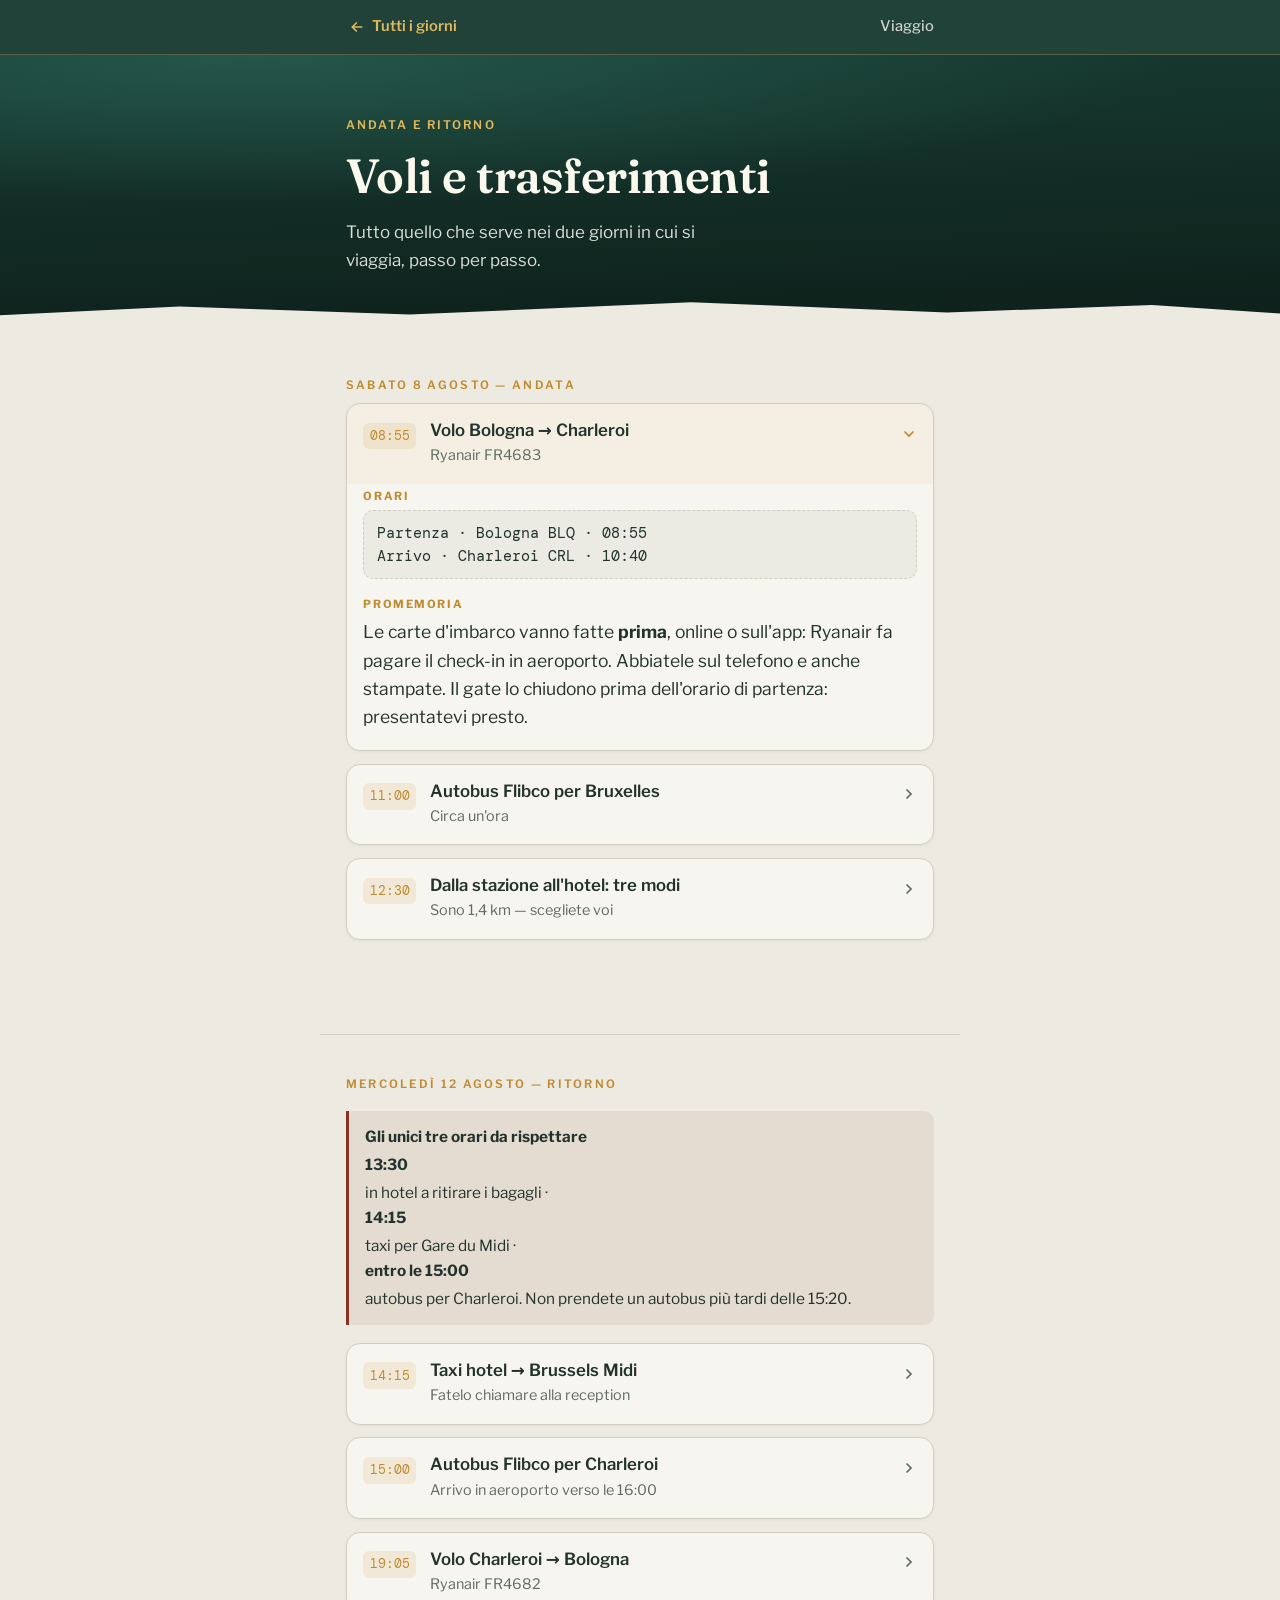
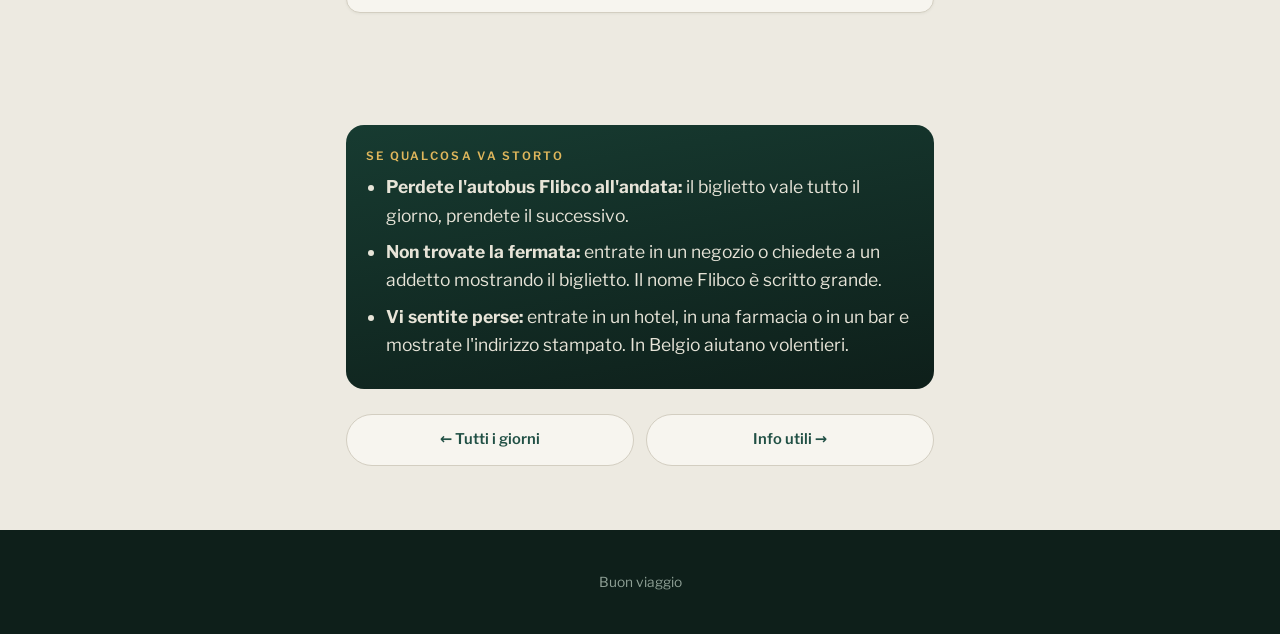
<file: viaggio.html>
<!doctype html>
<html lang="it">
<head>
<meta charset="utf-8">
<meta name="viewport" content="width=device-width, initial-scale=1">
<meta name="robots" content="noindex, nofollow, noarchive, nosnippet, noimageindex">
<meta name="theme-color" content="#173B31">
<title>Voli e trasferimenti</title>
<link rel="preconnect" href="https://fonts.googleapis.com">
<link rel="preconnect" href="https://fonts.gstatic.com" crossorigin>
<link href="https://fonts.googleapis.com/css2?family=DM+Mono:wght@400;500&family=Fraunces:SOFT,WONK,opsz,wght@0..100,0..1,9..144,400..700&family=Libre+Franklin:wght@400;500;600;700&display=swap" rel="stylesheet">
<link rel="stylesheet" href="css/style.css">
</head>
<body>

<div class="topbar">
  <div class="topbar__in">
    <a class="back" href="index.html">
      <svg width="16" height="16" viewBox="0 0 24 24" fill="none" stroke="currentColor" stroke-width="2.6" stroke-linecap="round"><path d="M19 12H6M11 6l-6 6 6 6"/></svg>
      Tutti i giorni
    </a>
    <span class="topbar__title">Viaggio</span>
  </div>
</div>

<header class="hero">
  <div class="wrap">
    <p class="kicker rise">Andata e ritorno</p>
    <h1 class="rise">Voli e trasferimenti</h1>
    <p class="lede rise">Tutto quello che serve nei due giorni in cui si viaggia, passo per passo.</p>
  </div>
</header>

<main>
  <section class="section">
    <div class="wrap">
      <p class="eyebrow">Sabato 8 agosto — andata</p>

      <details class="stop" open>
        <summary>
          <span class="stop__time">08:55</span>
          <span class="stop__head">
            <span class="stop__name">Volo Bologna → Charleroi</span>
            <span class="stop__hint">Ryanair FR4683</span>
          </span>
          <svg class="stop__chev" width="16" height="16" viewBox="0 0 24 24" fill="none" stroke="currentColor" stroke-width="2.6" stroke-linecap="round"><path d="M9 6l6 6-6 6"/></svg>
        </summary>
        <div class="stop__body">
          <div class="field">
            <span class="field__label">Orari</span>
            <p class="addr">Partenza · Bologna BLQ · 08:55<br>Arrivo · Charleroi CRL · 10:40</p>
          </div>
          <div class="field">
            <span class="field__label">Promemoria</span>
            <p>Le carte d'imbarco vanno fatte <strong>prima</strong>, online o sull'app: Ryanair fa pagare il check-in in aeroporto. Abbiatele sul telefono e anche stampate. Il gate lo chiudono prima dell'orario di partenza: presentatevi presto.</p>
          </div>
        </div>
      </details>

      <details class="stop">
        <summary>
          <span class="stop__time">11:00</span>
          <span class="stop__head">
            <span class="stop__name">Autobus Flibco per Bruxelles</span>
            <span class="stop__hint">Circa un'ora</span>
          </span>
          <svg class="stop__chev" width="16" height="16" viewBox="0 0 24 24" fill="none" stroke="currentColor" stroke-width="2.6" stroke-linecap="round"><path d="M9 6l6 6-6 6"/></svg>
        </summary>
        <div class="stop__body">
          <div class="field">
            <span class="field__label">Il biglietto non si ritira</span>
            <p>Non c'è nessuno sportello e nessuna macchinetta. <strong>Il foglio che avete in mano è già il biglietto</strong>: lo mostrate all'autista salendo sul pullman, e basta. Nessuno vi chiede altro.</p>
          </div>
          <div class="field">
            <span class="field__label">Passo per passo</span>
            <ul>
              <li>Ritirate i bagagli e seguite le indicazioni per gli <strong>autobus</strong>.</li>
              <li>La fermata Flibco è davanti all'uscita principale del <strong>Terminal 1</strong>: appena usciti dagli arrivi ci sono i cartelli, si arriva in un paio di minuti.</li>
              <li>Controllate che sul display davanti al pullman ci sia scritto <strong>BRUXELLES / BRUSSELS MIDI</strong>.</li>
              <li>Mostrate il foglio all'autista e salite. Le valigie vanno nella stiva sotto.</li>
              <li>Le corse sono frequenti: ogni 20–30 minuti.</li>
              <li>Scendete solo al capolinea: <strong>Brussels Midi / Gare du Midi / Zuidstation</strong>.</li>
            </ul>
          </div>
          <div class="field">
            <span class="field__label">Se il volo è in ritardo</span>
            <p>Nessun problema: il biglietto Flibco vale per <strong>tutta la giornata</strong>. Salite sul primo autobus disponibile, non serve cambiarlo né avvisare nessuno.</p>
          </div>
          <div class="field">
            <span class="field__label">Durata</span>
            <p>55–60 minuti, traffico permettendo.</p>
          </div>
        </div>
      </details>

      <details class="stop" data-maps="Bedford Hotel & Congress Centre, Rue du Midi 135, 1000 Bruxelles">
        <summary>
          <span class="stop__time">12:30</span>
          <span class="stop__head">
            <span class="stop__name">Dalla stazione all'hotel: tre modi</span>
            <span class="stop__hint">Sono 1,4 km — scegliete voi</span>
          </span>
          <svg class="stop__chev" width="16" height="16" viewBox="0 0 24 24" fill="none" stroke="currentColor" stroke-width="2.6" stroke-linecap="round"><path d="M9 6l6 6-6 6"/></svg>
        </summary>
        <div class="stop__body">
          <div class="field">
            <span class="field__label">Non spaventatevi del nome</span>
            <p>A Charleroi tutti i cartelli dicono <strong>Brussels South Charleroi Airport</strong>. È lo stesso posto, sigla <strong>CRL</strong>: si chiama così perché fa da secondo aeroporto di Bruxelles.</p>
          </div>

          <div class="field">
            <span class="field__label">1 · Taxi — il più semplice</span>
            <p>Cinque minuti, <strong>10–15 € in tutto</strong>, non a testa. Vi lascia davanti alla porta dell'hotel.</p>
            <p>Cercate i taxi ufficiali nella fila all'uscita: targhetta sul tetto e tassametro. Non accettate proposte da chi vi avvicina dentro la stazione. Se il tassametro non parte, ditelo subito.</p>
            <p class="addr">Bedford Hotel &amp; Congress Centre<br>135–137 Rue du Midi<br>1000 Bruxelles</p>
          </div>

          <div class="field">
            <span class="field__label">2 · A piedi — 18 minuti, 1,4 km in piano</span>
            <p>Per come camminate voi, sarebbe una passeggiata normale. Ma pesatelo con onestà: addosso avrete sveglia presto, il volo, un'ora di pullman, le valigie e circa 28 gradi.</p>
            <p>E il tratto attorno alla stazione Midi è l'unico pezzo davvero sgradevole della città: di giorno non è pericoloso, ma è trafficato, brutto e non è il modo migliore di cominciare.</p>
            <p><strong>Camminate tutti gli altri giorni e non questo.</strong> Da domani in poi di chilometri ne farete parecchi.</p>
          </div>

          <div class="field">
            <span class="field__label">3 · Tram — solo se vi va di provare</span>
            <p>Tram <strong>4</strong> o <strong>10</strong> direzione <em>Gare du Nord</em>, due fermate, si scende ad <strong>ANNEESSENS</strong>: da lì l'hotel è a 4 minuti. Si paga appoggiando la carta.</p>
            <p>Avvertenza: per lavori in corso questi tram a Gare du Midi <strong>non fermano nella stazione sotterranea</strong> ma nelle fermate di superficie in <em>rue Couverte</em>. Trovarle la prima volta, con le valigie, costa più fatica di quanto valga.</p>
          </div>
        </div>
      </details>
    </div>
  </section>

  <hr class="rule" style="max-width:640px;margin-inline:auto">

  <section class="section" style="padding-top:.4rem">
    <div class="wrap">
      <p class="eyebrow">Mercoledì 12 agosto — ritorno</p>

      <div class="note note--warn">
        <strong>Gli unici tre orari da rispettare</strong>
        <p><strong>13:30</strong> in hotel a ritirare i bagagli · <strong>14:15</strong> taxi per Gare du Midi · <strong>entro le 15:00</strong> autobus per Charleroi. Non prendete un autobus più tardi delle 15:20.</p>
      </div>

      <details class="stop" data-maps="Bruxelles-Midi, 1060 Saint-Gilles">
        <summary>
          <span class="stop__time">14:15</span>
          <span class="stop__head">
            <span class="stop__name">Taxi hotel → Brussels Midi</span>
            <span class="stop__hint">Fatelo chiamare alla reception</span>
          </span>
          <svg class="stop__chev" width="16" height="16" viewBox="0 0 24 24" fill="none" stroke="currentColor" stroke-width="2.6" stroke-linecap="round"><path d="M9 6l6 6-6 6"/></svg>
        </summary>
        <div class="stop__body">
          <div class="field">
            <span class="field__label">Da mostrare alla reception</span>
            <p class="addr">Pouvez-vous appeler un taxi pour la Gare du Midi, s'il vous plaît ?</p>
          </div>
          <div class="field">
            <span class="field__label">Da dire al tassista</span>
            <p class="addr">Nous allons à la Gare du Midi, à l'arrêt Flibco pour Charleroi.</p>
            <p>Mostrategli anche i biglietti Flibco: capirà subito dove lasciarvi.</p>
          </div>
        </div>
      </details>

      <details class="stop" data-maps="Bruxelles-Midi, 1060 Saint-Gilles">
        <summary>
          <span class="stop__time">15:00</span>
          <span class="stop__head">
            <span class="stop__name">Autobus Flibco per Charleroi</span>
            <span class="stop__hint">Arrivo in aeroporto verso le 16:00</span>
          </span>
          <svg class="stop__chev" width="16" height="16" viewBox="0 0 24 24" fill="none" stroke="currentColor" stroke-width="2.6" stroke-linecap="round"><path d="M9 6l6 6-6 6"/></svg>
        </summary>
        <div class="stop__body">
          <div class="field">
            <span class="field__label">Dov'è la fermata</span>
            <p>Alla stazione Midi la fermata dei pullman Flibco è <strong>su Rue de France</strong>, a lato della stazione, ed è segnalata. Non è dentro l'atrio: si esce dal lato di Rue de France.</p>
          </div>
          <div class="field">
            <span class="field__label">Alla fermata</span>
            <ul>
              <li>Anche qui non si ritira niente: mostrate il foglio all'autista.</li>
              <li>Controllate sul display che ci sia scritto <strong>CHARLEROI AIRPORT (CRL)</strong>.</li>
              <li>Non scendete prima: l'aeroporto è il capolinea.</li>
            </ul>
          </div>
          <div class="field">
            <span class="field__label">All'arrivo</span>
            <p>Seguite i cartelli <strong>Departures / Départs</strong>. Avete circa tre ore prima del volo: c'è tutto il tempo per un caffè seduto.</p>
          </div>
        </div>
      </details>

      <details class="stop">
        <summary>
          <span class="stop__time">19:05</span>
          <span class="stop__head">
            <span class="stop__name">Volo Charleroi → Bologna</span>
            <span class="stop__hint">Ryanair FR4682</span>
          </span>
          <svg class="stop__chev" width="16" height="16" viewBox="0 0 24 24" fill="none" stroke="currentColor" stroke-width="2.6" stroke-linecap="round"><path d="M9 6l6 6-6 6"/></svg>
        </summary>
        <div class="stop__body">
          <div class="field">
            <span class="field__label">Orari</span>
            <p class="addr">Partenza · Charleroi CRL · 19:05<br>Arrivo · Bologna BLQ · 20:45</p>
          </div>
          <div class="field">
            <span class="field__label">Al gate</span>
            <p>Andateci con largo anticipo e restate lì: Ryanair può chiudere il gate prima dell'orario indicato sul biglietto.</p>
          </div>
        </div>
      </details>
    </div>
  </section>

  <section class="section section--tight">
    <div class="wrap">
      <div class="panel">
        <p class="eyebrow">Se qualcosa va storto</p>
        <ul style="margin-top:.2rem">
          <li><strong>Perdete l'autobus Flibco all'andata:</strong> il biglietto vale tutto il giorno, prendete il successivo.</li>
          <li><strong>Non trovate la fermata:</strong> entrate in un negozio o chiedete a un addetto mostrando il biglietto. Il nome Flibco è scritto grande.</li>
          <li><strong>Vi sentite perse:</strong> entrate in un hotel, in una farmacia o in un bar e mostrate l'indirizzo stampato. In Belgio aiutano volentieri.</li>
        </ul>
      </div>

      <div class="pager">
        <a href="index.html">← Tutti i giorni</a>
        <a href="info.html">Info utili →</a>
      </div>
    </div>
  </section>
</main>

<footer class="foot">
  <div class="wrap"><p style="margin:0">Buon viaggio</p></div>
</footer>

<script src="js/main.js"></script>
</body>
</html>
</file>
<file: css/style.css>
/* ============================================================
   Bruxelles & Bruges — foglio di stile
   Palette: brasserie Art Nouveau (verde bottiglia, ottone, carta)
   ============================================================ */

:root{
  --ink:      #0E1F1A;
  --green:    #173B31;
  --green-2:  #215045;
  --brass:    #C08A2E;
  --brass-lt: #E0B75C;
  --paper:    #EDEAE1;
  --paper-2:  #F7F5EF;
  --text:     #22322C;
  --muted:    #5C6B64;
  --oxblood:  #8A3324;
  --line:     #D3CEC1;

  --sp: clamp(1.1rem, 5vw, 1.6rem);
  --radius: 14px;
  --shadow: 0 2px 10px rgba(14,31,26,.07), 0 12px 28px rgba(14,31,26,.06);
}

*,*::before,*::after{ box-sizing:border-box; }

html{ -webkit-text-size-adjust:100%; scroll-behavior:smooth; }

body{
  margin:0;
  background:var(--paper);
  color:var(--text);
  font-family:"Libre Franklin", system-ui, -apple-system, "Segoe UI", sans-serif;
  font-size:17.5px;
  line-height:1.62;
  -webkit-font-smoothing:antialiased;
  overflow-x:hidden;
}

h1,h2,h3{
  font-family:"Fraunces","Iowan Old Style",Georgia,serif;
  font-variation-settings:"SOFT" 20,"WONK" 1;
  font-weight:600;
  line-height:1.12;
  letter-spacing:-.01em;
  margin:0 0 .5em;
}

h1{ font-size:clamp(2.1rem,9.5vw,3rem); }
h2{ font-size:clamp(1.45rem,6vw,1.9rem); }
h3{ font-size:1.16rem; }

p{ margin:0 0 1em; }
a{ color:var(--green-2); }

.wrap{ width:100%; max-width:640px; margin-inline:auto; padding-inline:var(--sp); }

/* ---------- etichette / occhielli ---------- */
.eyebrow{
  font-size:.72rem;
  font-weight:600;
  text-transform:uppercase;
  letter-spacing:.2em;
  color:var(--brass);
  margin:0 0 .7em;
}
.mono{
  font-family:"DM Mono","SFMono-Regular",ui-monospace,Menlo,monospace;
  font-size:.86em;
  letter-spacing:.01em;
}

/* ============================================================
   Barra superiore
   ============================================================ */
.topbar{
  position:sticky; top:0; z-index:50;
  background:rgba(23,59,49,.96);
  backdrop-filter:saturate(140%) blur(8px);
  border-bottom:1px solid rgba(224,183,92,.28);
}
.topbar__in{
  display:flex; align-items:center; gap:.7rem;
  min-height:54px;
  max-width:640px; margin-inline:auto; padding-inline:var(--sp);
}
.topbar a.back{
  display:inline-flex; align-items:center; gap:.45rem;
  color:var(--brass-lt); text-decoration:none;
  font-size:.92rem; font-weight:600;
  padding:.55rem .2rem;
}
.topbar a.back:hover{ color:#fff; }
.topbar__title{
  color:#EFEDE4; font-size:.92rem; font-weight:500;
  margin-left:auto; opacity:.85;
}

/* ============================================================
   Copertina
   ============================================================ */
.hero{
  position:relative;
  background:
    radial-gradient(120% 90% at 20% 0%, #24564A 0%, transparent 60%),
    linear-gradient(178deg,var(--green) 0%, var(--ink) 100%);
  color:#F2EFE5;
  padding:calc(var(--sp) * 2.4) 0 calc(var(--sp) * 2.1);
  overflow:hidden;
}
.hero::after{
  content:""; position:absolute; inset:auto 0 -1px 0; height:34px;
  background:var(--paper);
  clip-path:polygon(0 100%,0 60%,14% 34%,32% 58%,54% 22%,74% 52%,90% 30%,100% 55%,100% 100%);
  opacity:.999;
}
.hero__flourish{
  position:absolute; right:-70px; top:-40px;
  width:280px; height:280px; opacity:.16; pointer-events:none;
}
.hero h1{ color:#FBF8EE; margin-bottom:.35em; }
.hero .kicker{
  color:var(--brass-lt); font-weight:600;
  letter-spacing:.18em; text-transform:uppercase; font-size:.74rem;
  margin:0 0 1.1em;
}
.hero .lede{ color:#D8DFD8; font-size:1.06rem; margin-bottom:0; max-width:34ch; }
.hero .dates{
  display:inline-block; margin-top:1.4rem;
  border:1px solid rgba(224,183,92,.45); border-radius:99px;
  padding:.42rem 1rem; color:var(--brass-lt);
}

/* animazione di entrata */
.rise{ opacity:0; transform:translateY(14px); }
.loaded .rise{ animation:rise .75s cubic-bezier(.22,.8,.3,1) forwards; }
.loaded .rise:nth-child(2){ animation-delay:.09s; }
.loaded .rise:nth-child(3){ animation-delay:.18s; }
.loaded .rise:nth-child(4){ animation-delay:.27s; }
.loaded .rise:nth-child(5){ animation-delay:.36s; }
@keyframes rise{ to{ opacity:1; transform:none; } }

/* ============================================================
   Sezioni
   ============================================================ */
.section{ padding:calc(var(--sp) * 1.9) 0; }
.section--tight{ padding:calc(var(--sp) * 1.1) 0; }

.rule{
  border:0; height:1px; background:var(--line);
  margin:calc(var(--sp) * 1.3) 0;
}

/* ============================================================
   Filo dei giorni (elemento distintivo)
   ============================================================ */
.thread{ position:relative; padding-left:44px; }
.thread__rail{
  position:absolute; left:15px; top:6px; bottom:6px; width:2px;
  background:var(--line); border-radius:2px;
}
.thread__fill{
  position:absolute; left:15px; top:6px; width:2px; height:0;
  background:linear-gradient(180deg,var(--brass-lt),var(--brass));
  border-radius:2px;
  transition:height .18s linear;
}

.day{
  position:relative;
  margin-bottom:1.05rem;
  opacity:0; transform:translateY(18px);
  transition:opacity .6s ease, transform .6s cubic-bezier(.22,.8,.3,1);
}
.day.is-in{ opacity:1; transform:none; }

.day__node{
  position:absolute; left:-36px; top:22px;
  width:15px; height:15px; border-radius:50%;
  background:var(--paper); border:2px solid var(--line);
  transition:border-color .45s ease, background .45s ease, box-shadow .45s ease;
}
.day.is-in .day__node{
  border-color:var(--brass);
  background:var(--brass-lt);
  box-shadow:0 0 0 5px rgba(192,138,46,.14);
}

.day__card{
  display:block;
  background:var(--paper-2);
  border:1px solid var(--line);
  border-radius:var(--radius);
  padding:1.15rem 1.15rem 1.2rem;
  text-decoration:none; color:inherit;
  box-shadow:var(--shadow);
  transition:transform .25s cubic-bezier(.22,.8,.3,1), box-shadow .25s ease, border-color .25s ease;
}
.day__card:active{ transform:scale(.988); }
.day__card:hover{ border-color:var(--brass); }

.day__date{
  font-family:"DM Mono",ui-monospace,monospace;
  font-size:.78rem; letter-spacing:.06em;
  color:var(--brass); text-transform:uppercase;
  display:flex; align-items:baseline; gap:.5rem; margin-bottom:.45rem;
}
.day__date b{ color:var(--muted); font-weight:500; }
.day__title{
  font-family:"Fraunces",Georgia,serif;
  font-variation-settings:"SOFT" 20,"WONK" 1;
  font-size:1.42rem; font-weight:600; line-height:1.15;
  margin:0 0 .35rem;
}
.day__sub{ color:var(--muted); font-size:.97rem; margin:0; }
.day__meta{
  display:flex; flex-wrap:wrap; gap:.4rem;
  margin-top:.85rem;
}
.chip{
  font-size:.76rem; font-weight:600; letter-spacing:.02em;
  padding:.28rem .62rem; border-radius:99px;
  background:rgba(23,59,49,.07); color:var(--green-2);
  border:1px solid rgba(23,59,49,.1);
}
.chip--sun{ background:rgba(192,138,46,.14); color:#8A6414; border-color:rgba(192,138,46,.25); }
.chip--star{ background:rgba(138,51,36,.1); color:var(--oxblood); border-color:rgba(138,51,36,.2); }
.day__go{
  margin-top:.9rem; font-size:.88rem; font-weight:600;
  color:var(--green-2); display:inline-flex; align-items:center; gap:.35rem;
}
.day__go svg{ transition:transform .25s ease; }
.day__card:hover .day__go svg{ transform:translateX(3px); }

/* ============================================================
   Tappe (fisarmonica)
   ============================================================ */
.stop{
  background:var(--paper-2);
  border:1px solid var(--line);
  border-radius:var(--radius);
  margin-bottom:.8rem;
  overflow:hidden;
  box-shadow:0 1px 3px rgba(14,31,26,.05);
}
.stop > summary{
  list-style:none; cursor:pointer;
  padding:1rem 1.05rem;
  display:flex; gap:.85rem; align-items:flex-start;
}
.stop > summary::-webkit-details-marker{ display:none; }
.stop > summary:focus-visible{ outline:3px solid var(--brass); outline-offset:-3px; }

.stop__time{
  font-family:"DM Mono",ui-monospace,monospace;
  font-size:.79rem; color:var(--brass);
  background:rgba(192,138,46,.12);
  border-radius:6px; padding:.2rem .4rem;
  white-space:nowrap; margin-top:.15rem;
}
.stop__head{ flex:1; min-width:0; }
.stop__name{ font-weight:600; font-size:1.05rem; display:block; line-height:1.3; }
.stop__hint{ color:var(--muted); font-size:.9rem; display:block; margin-top:.15rem; }
.stop__chev{
  flex:none; margin-top:.35rem; color:var(--muted);
  transition:transform .3s cubic-bezier(.22,.8,.3,1);
}
.stop[open] > summary .stop__chev{ transform:rotate(90deg); color:var(--brass); }
.stop[open] > summary{ background:rgba(192,138,46,.06); }

.stop__body{ padding:.2rem 1.05rem 1.15rem; }
.stop[open] .stop__body{ animation:unfold .34s cubic-bezier(.22,.8,.3,1); }
@keyframes unfold{ from{ opacity:0; transform:translateY(-6px); } to{ opacity:1; transform:none; } }

.field{ margin:0 0 1rem; }
.field:last-child{ margin-bottom:0; }
.field__label{
  font-size:.7rem; font-weight:700; text-transform:uppercase;
  letter-spacing:.14em; color:var(--brass);
  display:block; margin-bottom:.3rem;
}
.field p{ margin:0 0 .6em; }
.field p:last-child{ margin-bottom:0; }
.field ul{ margin:.2em 0 0; padding-left:1.15em; }
.field li{ margin-bottom:.35em; }

/* ============================================================
   Riquadri di avviso
   ============================================================ */
.note{
  border-left:3px solid var(--brass);
  background:rgba(192,138,46,.09);
  border-radius:0 10px 10px 0;
  padding:.85rem 1rem;
  margin:1.1rem 0;
  font-size:.96rem;
}
.note--warn{ border-left-color:var(--oxblood); background:rgba(138,51,36,.08); }
.note--calm{ border-left-color:var(--green-2); background:rgba(23,59,49,.06); }
.note strong{ display:block; margin-bottom:.2rem; }
.note p:last-child{ margin-bottom:0; }

/* ============================================================
   Blocco verde (piano B, riepiloghi)
   ============================================================ */
.panel{
  background:linear-gradient(170deg,var(--green) 0%,var(--ink) 100%);
  color:#E7E4D8;
  border-radius:18px;
  padding:1.35rem 1.25rem;
  margin:1.4rem 0;
}
.panel h2,.panel h3{ color:#FBF8EE; }
.panel .eyebrow{ color:var(--brass-lt); }
.panel a{ color:var(--brass-lt); }
.panel ul{ padding-left:1.15em; margin:.4em 0 0; }
.panel li{ margin-bottom:.45em; }

/* ============================================================
   Riquadri indirizzo / telefono
   ============================================================ */
.card{
  background:var(--paper-2); border:1px solid var(--line);
  border-radius:var(--radius); padding:1rem 1.05rem; margin-bottom:.8rem;
}
.card h3{ margin-bottom:.3rem; }
.addr{
  font-family:"DM Mono",ui-monospace,monospace;
  font-size:.94rem; line-height:1.5;
  background:rgba(23,59,49,.05);
  border:1px dashed var(--line);
  border-radius:10px; padding:.7rem .8rem;
  margin:.6rem 0;
  word-break:break-word;
  white-space:pre-line;
}
.tel{
  display:inline-flex; align-items:center; gap:.45rem;
  background:var(--green); color:#F5F2E7 !important;
  text-decoration:none; font-weight:600; font-size:.95rem;
  padding:.6rem 1rem; border-radius:99px;
  margin-top:.3rem;
}
.tel:active{ transform:scale(.97); }
.tel--sos{ background:var(--oxblood); }

/* ============================================================
   Tasto "Portami lì" dentro le tappe
   ============================================================ */
.gobtn{
  display:flex; align-items:center; justify-content:center; gap:.5rem;
  width:100%; margin-top:1.1rem;
  background:var(--green); color:#F5F2E7 !important;
  text-decoration:none; font-weight:600; font-size:.95rem;
  padding:.85rem 1rem; border-radius:12px;
  border:1px solid var(--ink);
}
.gobtn:active{ transform:scale(.985); }
.gobtn svg{ flex:none; }
.gobtn small{ display:block; font-weight:400; opacity:.75; font-size:.78rem; }

/* ============================================================
   Frasi in francese
   ============================================================ */
.phrase{
  border-bottom:1px solid var(--line);
  padding:.9rem 0;
}
.phrase:last-child{ border-bottom:0; }
.phrase__fr{
  font-family:"Fraunces",Georgia,serif;
  font-variation-settings:"SOFT" 20,"WONK" 1;
  font-size:1.14rem; color:var(--green); font-weight:600;
  margin:0 0 .2rem;
}
.phrase__it{ color:var(--muted); font-size:.94rem; margin:0; }

/* ============================================================
   Navigazione a griglia (home)
   ============================================================ */
.grid{ display:grid; grid-template-columns:1fr 1fr; gap:.7rem; }
.tile{
  display:flex; flex-direction:column; justify-content:flex-end;
  min-height:104px;
  background:var(--paper-2); border:1px solid var(--line);
  border-radius:var(--radius); padding:.9rem;
  text-decoration:none; color:inherit;
  transition:border-color .2s ease, transform .2s ease;
}
.tile:active{ transform:scale(.98); }
.tile:hover{ border-color:var(--brass); }
.tile__icon{ font-size:1.35rem; line-height:1; margin-bottom:auto; }
.tile__name{ font-weight:600; font-size:1rem; }
.tile__sub{ color:var(--muted); font-size:.82rem; }

/* ============================================================
   Piè di pagina
   ============================================================ */
.foot{
  background:var(--ink); color:#8FA096;
  padding:calc(var(--sp) * 1.6) 0; margin-top:calc(var(--sp) * 1.4);
  font-size:.86rem; text-align:center;
}
.foot a{ color:var(--brass-lt); }

/* prossimo / precedente */
.pager{ display:flex; gap:.7rem; margin-top:1.6rem; }
.pager a{
  flex:1; text-align:center;
  border:1px solid var(--line); border-radius:99px;
  padding:.8rem .6rem; text-decoration:none;
  font-weight:600; font-size:.92rem; color:var(--green-2);
  background:var(--paper-2);
}
.pager a:active{ transform:scale(.98); }

/* accessibilità */
:focus-visible{ outline:3px solid var(--brass); outline-offset:2px; border-radius:4px; }

@media (prefers-reduced-motion: reduce){
  *{ animation-duration:.001ms !important; transition-duration:.001ms !important; }
  html{ scroll-behavior:auto; }
  .rise,.day{ opacity:1 !important; transform:none !important; }
}
</file>
